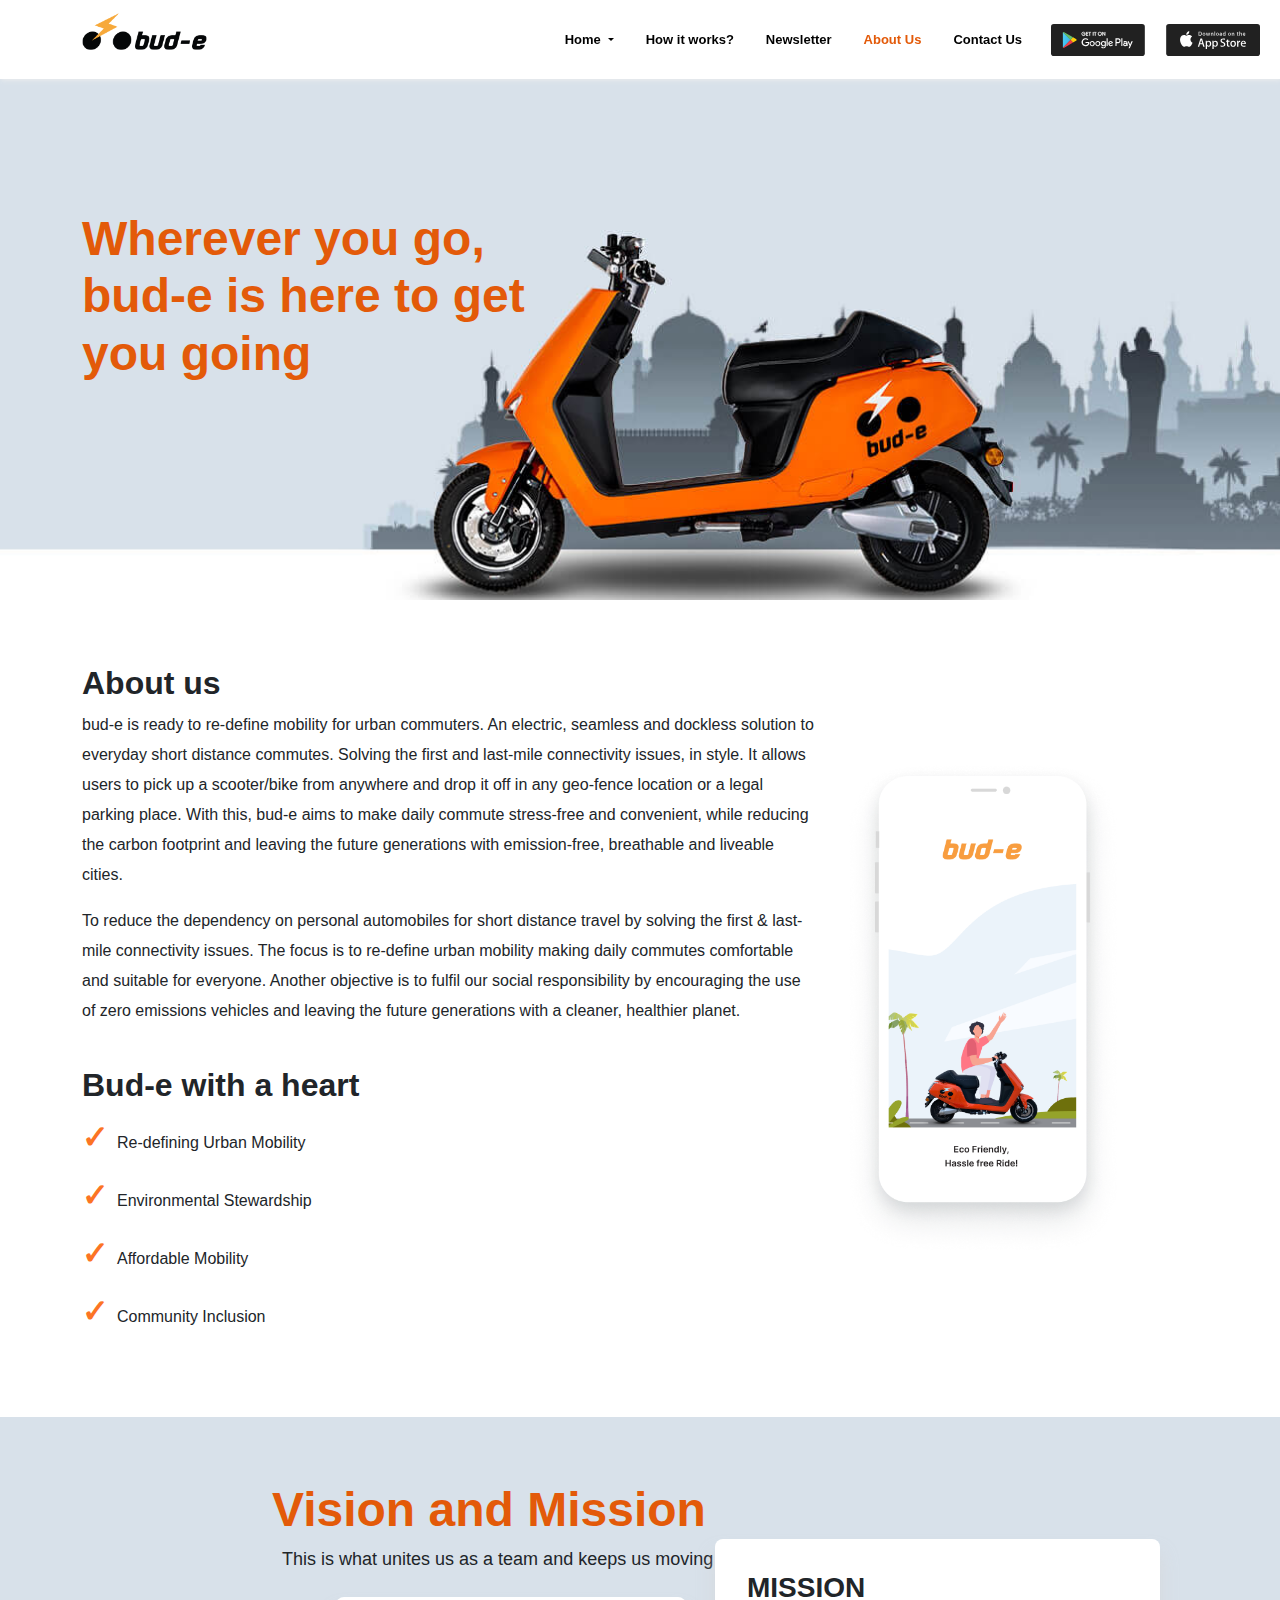
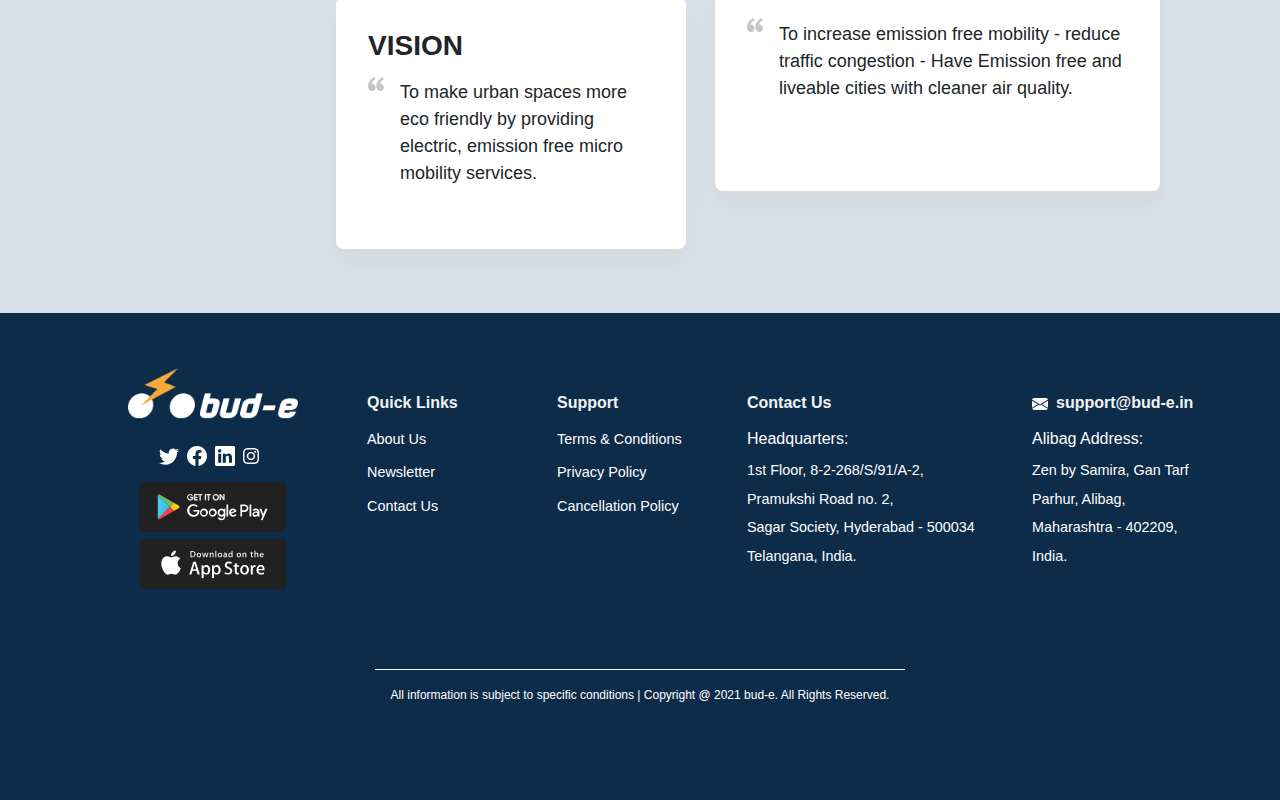
<file: about.html>
<!DOCTYPE html>
<html lang="en">
<head>
    <meta charset="UTF-8">
    <meta name="viewport" content="width=device-width, initial-scale=1.0">
    <link rel="stylesheet" href="css/bootstrap.min.css">
    <link rel="stylesheet" href="css/owl.carousel.min.css">
    <link rel="stylesheet" href="css/owl.theme.default.min.css">
    <link rel="stylesheet" href="css/main.css">
    <title>bud-e</title>
   <link rel="shortcut icon" href="img/favicon-32x32.png"/>
</head>
<body>
<nav class="navbar navbar-expand-lg navbar-light fixed-top">
  <div class="container">
    <a class="navbar-brand" href="index.html">
      <img src="img/BUD-E Logo.png" width="125px" alt="">
    </a>
    <!-- Toggle Button-->
    <button class="navbar-toggler" type="button" data-bs-toggle="collapse" data-bs-target="#navbarNav" aria-controls="navbarNav" aria-expanded="false" aria-label="Toggle navigation">
      <span class="navbar-toggler-icon"></span>
    </button>
    <!-- Main Nav-->
    <div class="main-nav collapse navbar-collapse" id="navbarNav">
     <!-- <a href="index.html" class="active">Home</a> -->
     <li class="nav-item  dropdown">
      <a class="nav-link dropdown-toggle" href="index.html" id="navbarDropdown" role="button" data-bs-toggle="dropdown" aria-expanded="false">
        Home
      </a>
    <ul class="dropdown-menu" aria-labelledby="navbarDropdown">
        <li><a class="dropdown-item" href="http://127.0.0.1:5500/index.html#get-your-bud-e">Get your bud-e</a></li>
        <li><a class="dropdown-item" href="http://127.0.0.1:5500/index.html#features">Features</a></li>
        <li><a class="dropdown-item" href="http://127.0.0.1:5500/index.html#bud-e-20news">bud-e in News</a></li>
        <li><a class="dropdown-item" href="http://127.0.0.1:5500/index.html#The-team">The Team</a></li>
        <li><a class="dropdown-item" href="http://127.0.0.1:5500/index.html#testmonials">Testimonials</a></li>
    </ul>
    </li>
     <a href="howitworks.html" >How it works?</a>
       <a href="news.html">Newsletter</a>
      <a href="about.html" class="active">About Us</a>
      <a href="contact-us.html">Contact Us</a>
      <div class="play-store">
        <img src="img/Google Play.svg" class="google me-2">
        <img src="img/App Store.svg">
      </div>
    </div>
  </div>
</nav>
<!----banner----->
<section class="about-banner">
    <div class="container">
    <h2>Wherever you go, <br>bud-e is here to get<br> you going</h2></div>
</section>
<!--mobile background-->
<div class="about-ban">
  </div>
<!---About us------>
<section class="bud-urban">
    <div class="container">
        <div class="row align-items-center justify-content-center">
            <div class="col-md-12 col-lg-8">
                <div class="ready">
                <h4>About us</h4>
                <p>bud-e is ready to re-define mobility for urban commuters. An electric,
                   seamless and dockless solution to everyday short distance commutes.
                    Solving the first and last-mile connectivity issues, in style. It 
                    allows users to pick up a scooter/bike from anywhere and drop it off 
                    in any geo-fence location or a legal parking place. With this, bud-e aims
                     to make daily commute stress-free and convenient, while reducing the carbon
                      footprint and leaving the future generations with emission-free, breathable 
                      and liveable cities.</p>
                <p>To reduce the dependency on personal automobiles for short distance travel by solving the first & last-mile connectivity issues. The focus is to re-define urban mobility making daily commutes comfortable and suitable for everyone. Another objective is to fulfil our social responsibility by encouraging the use of zero emissions vehicles and leaving the future generations with a cleaner, healthier planet.
                </p>
              </div>
            <div class="heart pt-4 pb-2">
            <h4>Bud-e with a heart</h4>
            <li><span class="me-2">&#10003;</span>Re-defining Urban Mobility</li>
            <li><span class="me-2">&#10003;</span>Environmental Stewardship</li>
             <li><span class="me-2">&#10003;</span>Affordable Mobility</li>
              <li><span class="me-2">&#10003;</span>Community Inclusion</li>
             </div>
    </div>
            <div class="col-md-12 col-lg-4 mob">
<img src="img/bg  mobile.png">
            </div>
        </div>
    </div>
</section>
<!---vision and mission-->
<section class="vision">
    <div class="container">
        <div class="row align-items-center justify-content-center">
    <div class="col-lg-5 col-md-12 vis">
        <h4>Vision and Mission</h4>
      <p>This is what unites us as a team and keeps us moving</p>
        <div class="in mt-4">
            <h5>VISION</h5>
            <img src="img/Quote Mark.png">
           <p>To make urban spaces more eco friendly  by providing electric,
              emission free micro mobility services. </p>
        </div>
    </div>
    <div class="col-lg-3 col-md-12 mission">
        <div class="in">
            <h5>MISSION</h5>
            <img src="img/Quote Mark.png">
           <p>To increase emission free mobility -  reduce traffic
              congestion - Have Emission free and liveable cities with cleaner air 
              quality. </p>
        </div> 
    </div>
    </div></div>
</section>
<!--footer-->
<footer>
  <div class="container">
    <div class="row">
      <div class="col-lg-3 col-md-12 col-xs-12 text-center foot">
    <img src="img/footer-logo.png" alt="">
    <div class="social pt-4">
      <p><a href="https://twitter.com/bude4u"><svg xmlns="http://www.w3.org/2000/svg" width="20" height="20" fill="currentColor" class="bi bi-twitter" viewBox="0 0 16 16">
        <path d="M5.026 15c6.038 0 9.341-5.003 9.341-9.334 0-.14 0-.282-.006-.422A6.685 6.685 0 0 0 16 3.542a6.658 6.658 0 0 1-1.889.518 3.301 3.301 0 0 0 1.447-1.817 6.533 6.533 0 0 1-2.087.793A3.286 3.286 0 0 0 7.875 6.03a9.325 9.325 0 0 1-6.767-3.429 3.289 3.289 0 0 0 1.018 4.382A3.323 3.323 0 0 1 .64 6.575v.045a3.288 3.288 0 0 0 2.632 3.218 3.203 3.203 0 0 1-.865.115 3.23 3.23 0 0 1-.614-.057 3.283 3.283 0 0 0 3.067 2.277A6.588 6.588 0 0 1 .78 13.58a6.32 6.32 0 0 1-.78-.045A9.344 9.344 0 0 0 5.026 15z"/>
      </svg></a></p>
      <p><a href="https://www.facebook.com/Bud-e-104754541668168"><svg xmlns="http://www.w3.org/2000/svg" width="20" height="20" fill="currentColor" class="bi bi-facebook" viewBox="0 0 16 16">
        <path d="M16 8.049c0-4.446-3.582-8.05-8-8.05C3.58 0-.002 3.603-.002 8.05c0 4.017 2.926 7.347 6.75 7.951v-5.625h-2.03V8.05H6.75V6.275c0-2.017 1.195-3.131 3.022-3.131.876 0 1.791.157 1.791.157v1.98h-1.009c-.993 0-1.303.621-1.303 1.258v1.51h2.218l-.354 2.326H9.25V16c3.824-.604 6.75-3.934 6.75-7.951z"/>
      </svg></a></p>
      <p><a href="https://www.linkedin.com/company/bud-e/"><svg xmlns="http://www.w3.org/2000/svg" width="20" height="20" fill="currentColor" class="bi bi-linkedin" viewBox="0 0 16 16">
        <path d="M0 1.146C0 .513.526 0 1.175 0h13.65C15.474 0 16 .513 16 1.146v13.708c0 .633-.526 1.146-1.175 1.146H1.175C.526 16 0 15.487 0 14.854V1.146zm4.943 12.248V6.169H2.542v7.225h2.401zm-1.2-8.212c.837 0 1.358-.554 1.358-1.248-.015-.709-.52-1.248-1.342-1.248-.822 0-1.359.54-1.359 1.248 0 .694.521 1.248 1.327 1.248h.016zm4.908 8.212V9.359c0-.216.016-.432.08-.586.173-.431.568-.878 1.232-.878.869 0 1.216.662 1.216 1.634v3.865h2.401V9.25c0-2.22-1.184-3.252-2.764-3.252-1.274 0-1.845.7-2.165 1.193v.025h-.016a5.54 5.54 0 0 1 .016-.025V6.169h-2.4c.03.678 0 7.225 0 7.225h2.4z"/>
      </svg></a></p>
      <p><a href="https://www.instagram.com/bude4u/"> <svg xmlns="http://www.w3.org/2000/svg" width="16" height="16" fill="currentColor" class="bi bi-instagram" viewBox="0 0 16 16">
        <path d="M8 0C5.829 0 5.556.01 4.703.048 3.85.088 3.269.222 2.76.42a3.917 3.917 0 0 0-1.417.923A3.927 3.927 0 0 0 .42 2.76C.222 3.268.087 3.85.048 4.7.01 5.555 0 5.827 0 8.001c0 2.172.01 2.444.048 3.297.04.852.174 1.433.372 1.942.205.526.478.972.923 1.417.444.445.89.719 1.416.923.51.198 1.09.333 1.942.372C5.555 15.99 5.827 16 8 16s2.444-.01 3.298-.048c.851-.04 1.434-.174 1.943-.372a3.916 3.916 0 0 0 1.416-.923c.445-.445.718-.891.923-1.417.197-.509.332-1.09.372-1.942C15.99 10.445 16 10.173 16 8s-.01-2.445-.048-3.299c-.04-.851-.175-1.433-.372-1.941a3.926 3.926 0 0 0-.923-1.417A3.911 3.911 0 0 0 13.24.42c-.51-.198-1.092-.333-1.943-.372C10.443.01 10.172 0 7.998 0h.003zm-.717 1.442h.718c2.136 0 2.389.007 3.232.046.78.035 1.204.166 1.486.275.373.145.64.319.92.599.28.28.453.546.598.92.11.281.24.705.275 1.485.039.843.047 1.096.047 3.231s-.008 2.389-.047 3.232c-.035.78-.166 1.203-.275 1.485a2.47 2.47 0 0 1-.599.919c-.28.28-.546.453-.92.598-.28.11-.704.24-1.485.276-.843.038-1.096.047-3.232.047s-2.39-.009-3.233-.047c-.78-.036-1.203-.166-1.485-.276a2.478 2.478 0 0 1-.92-.598 2.48 2.48 0 0 1-.6-.92c-.109-.281-.24-.705-.275-1.485-.038-.843-.046-1.096-.046-3.233 0-2.136.008-2.388.046-3.231.036-.78.166-1.204.276-1.486.145-.373.319-.64.599-.92.28-.28.546-.453.92-.598.282-.11.705-.24 1.485-.276.738-.034 1.024-.044 2.515-.045v.002zm4.988 1.328a.96.96 0 1 0 0 1.92.96.96 0 0 0 0-1.92zm-4.27 1.122a4.109 4.109 0 1 0 0 8.217 4.109 4.109 0 0 0 0-8.217zm0 1.441a2.667 2.667 0 1 1 0 5.334 2.667 2.667 0 0 1 0-5.334z"/>
      </svg>
</a></p>
    </div>
    <div class="play-store-apps mt-4">
      <div class="google-play">
      <img src="img/Google Play.svg" width="50px" height="50px">
    </div>
    <div class="play">
     <img src="img/App Store.svg" width="50px" height="50px">
  </div>
  </div>
  </div>
   <div class="col-md-6  col-xs-12 col-lg-2 foot">
        <h4>Quick Links</h4>
        <div class="links">
          <a href="about.html">About Us</a>
          <a href="news.html">Newsletter</a>
          <a href="contact-us.html">Contact Us</a>
         </div>
      </div>
      <div class="col-md-6 col-lg-2 col-xs-12 foot">
        <h4>Support</h4>
        <div class="links">
          <a href="terms.html" target="_blank">Terms & Conditions</a>
          <a href="privacy.html" target="_blank">Privacy Policy</a>
          <a href="cancellation.html" target="_blank">Cancellation Policy</a>  
        </div>
      </div>
      <div class="col-md-6 col-lg-3 col-xs-12 foot">
        <h4>Contact Us</h4>
        <address>
         <h6>Headquarters:</h6> 
          1st Floor, 8-2-268/S/91/A-2,<br>
         Pramukshi Road no. 2,<br>
          Sagar Society, Hyderabad - 500034<br>
          Telangana, India.
   </address>
      </div>
    <div class="col-md-6 col-lg-2 col-xs-12 foot">
      <h4><svg xmlns="http://www.w3.org/2000/svg" width="16" height="16" fill="currentColor" class="bi bi-envelope-fill" viewBox="0 0 16 16">
        <path d="M.05 3.555A2 2 0 0 1 2 2h12a2 2 0 0 1 1.95 1.555L8 8.414.05 3.555zM0 4.697v7.104l5.803-3.558L0 4.697zM6.761 8.83l-6.57 4.027A2 2 0 0 0 2 14h12a2 2 0 0 0 1.808-1.144l-6.57-4.027L8 9.586l-1.239-.757zm3.436-.586L16 11.801V4.697l-5.803 3.546z"/>
      </svg>support@bud-e.in</h4>
      <address>
      <h6> Alibag Address:</h6>
      Zen by Samira,
Gan Tarf Parhur, Alibag, 
Maharashtra - 402209,<br>
 India.
      </address>
  </div></div>
  <div class="copy-rights">
    <p>All information is subject to specific conditions  |  Copyright @ 2021 bud-e. All Rights Reserved.</p>
  </div>
  </footer>
  <script src="js/bootstrap.min.js"></script>
  </body>
  </html>
</file>
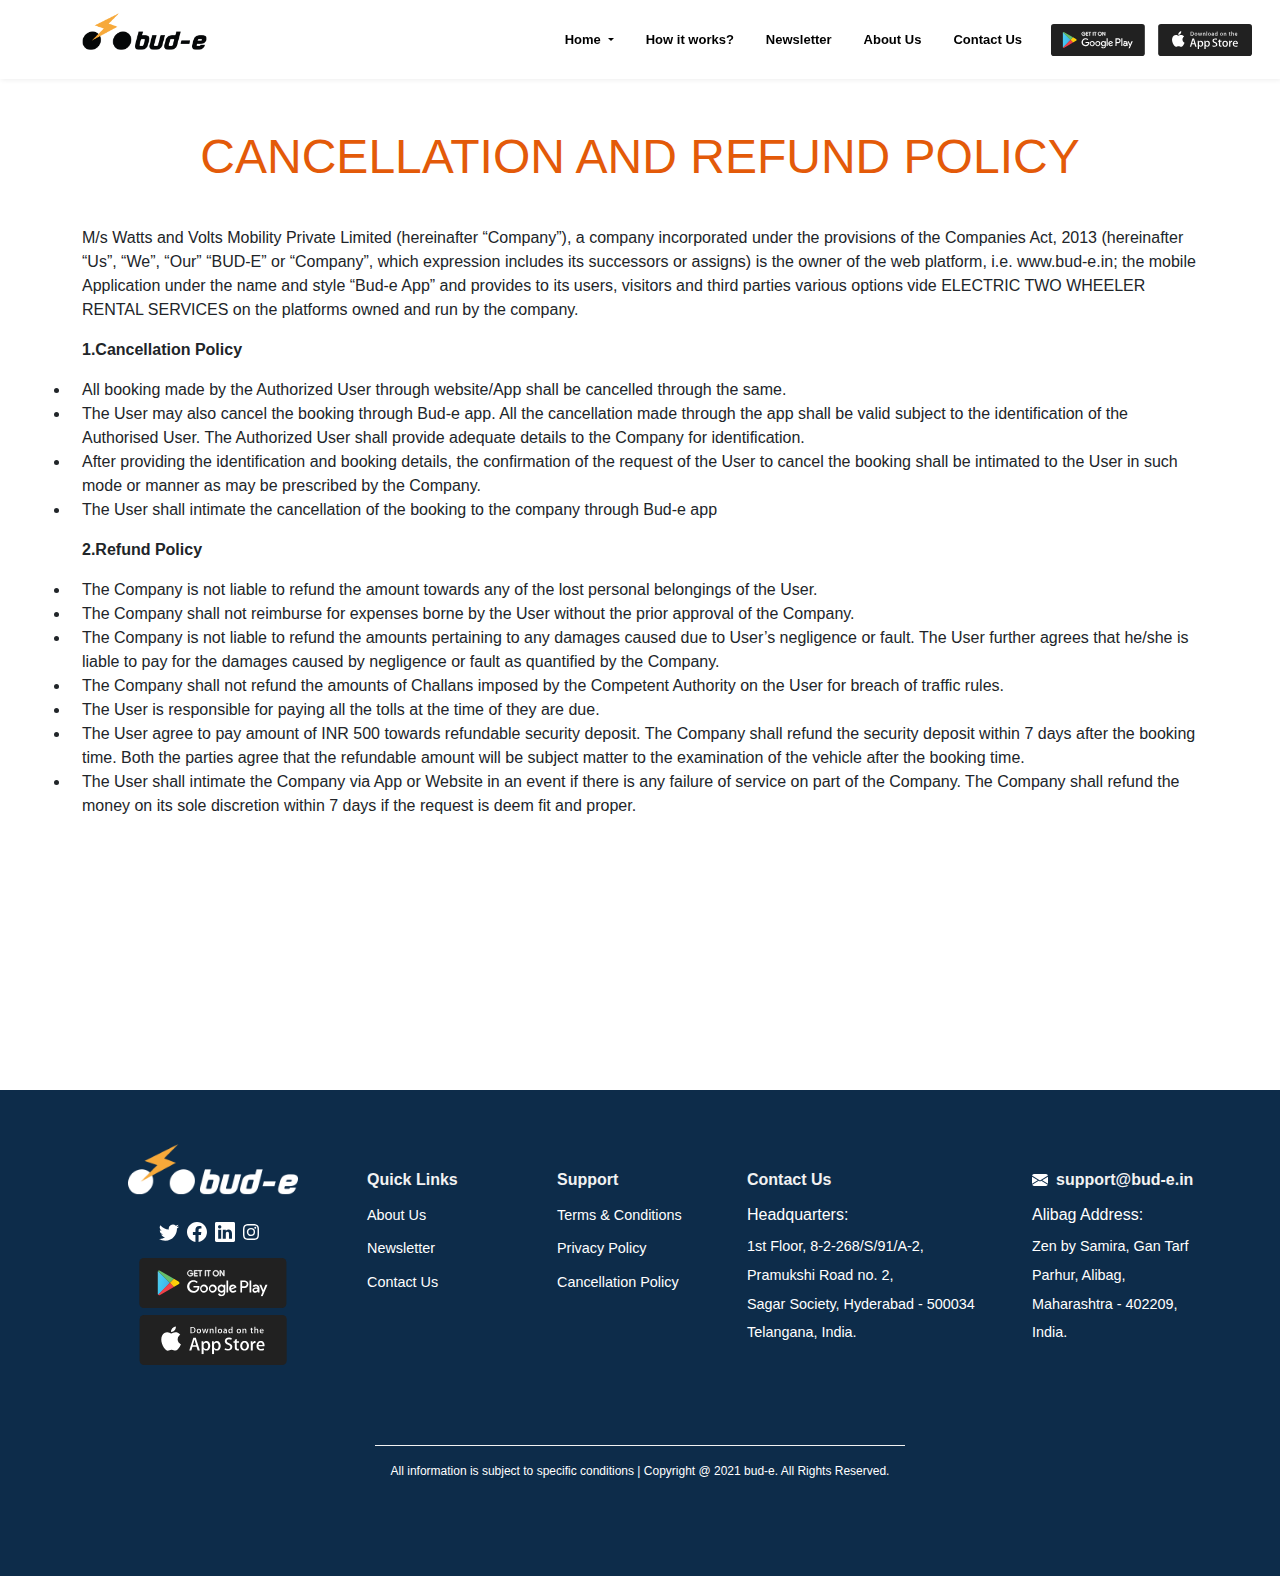
<file: cancellation.html>
<!DOCTYPE html>
<html lang="en">
  <head>
    <meta charset="UTF-8" />
    <meta name="viewport" content="width=device-width, initial-scale=1.0" />
    <link rel="stylesheet" href="css/bootstrap.min.css" />
    <link rel="stylesheet" href="css/main.css" />
    <title>bud-e</title>
    <link rel="shortcut icon" href="img/favicon-32x32.png"/>
  </head>
  <body>
    <nav class="navbar navbar-expand-lg navbar-light fixed-top">
      <div class="container">
        <a class="navbar-brand" href="index.html">
          <img src="img/BUD-E Logo.png" width="125px" alt="">
        </a>
        <!-- Toggle Button-->
        <button class="navbar-toggler" type="button" data-bs-toggle="collapse" data-bs-target="#navbarNav" aria-controls="navbarNav" aria-expanded="false" aria-label="Toggle navigation">
          <span class="navbar-toggler-icon"></span>
        </button>
        <!-- Main Nav-->
        <div class="main-nav collapse navbar-collapse" id="navbarNav">
     <li class="nav-item  dropdown">
            <a class="nav-link dropdown-toggle" href="index.html" id="navbarDropdown" role="button" data-bs-toggle="dropdown" aria-expanded="false">
              Home
            </a>
            <ul class="dropdown-menu" aria-labelledby="navbarDropdown">
              <li><a class="dropdown-item" href="http://127.0.0.1:5500/index.html#get-your-bud-e">Get your bud-e</a></li>
              <li><a class="dropdown-item" href="http://127.0.0.1:5500/index.html#features">Features</a></li>
              <li><a class="dropdown-item" href="http://127.0.0.1:5500/index.html#bud-e-20news">bud-e in News</a></li>
              <li><a class="dropdown-item" href="http://127.0.0.1:5500/index.html#The-team">The Team</a></li>
              <li><a class="dropdown-item" href="http://127.0.0.1:5500/index.html#testmonials">Testimonials</a></li>
          </ul>
          </li>
           <a href="howitworks.html">How it works?</a>
           <a href="news.html">Newsletter</a>
          <a href="about.html">About Us</a>
          <a href="contact-us.html">Contact Us</a>
          <div class="play-store">
            <img src="img/Google Play.svg">
            <img src="img/App Store.svg">
          </div>
        </div>
      </div>
    </nav>
    <div class="terms">
      <div class="container">
        <div class="row align-items-center justify-content-center">
          <h2 class="text-center">CANCELLATION AND REFUND POLICY</h2>
          <p>
            M/s Watts and Volts Mobility Private Limited (hereinafter
            “Company”), a company incorporated under the provisions of the
            Companies Act, 2013 (hereinafter “Us”, “We”, “Our” “BUD-E” or
            “Company”, which expression includes its successors or assigns) is
            the owner of the web platform, i.e. www.bud-e.in; the mobile
            Application under the name and style “Bud-e App” and provides to its
            users, visitors and third parties various options vide ELECTRIC TWO WHEELER
            RENTAL SERVICES on the platforms owned and run by the company.
          </p>
          <p>
            <strong>1.Cancellation Policy</strong><br>

            <li>All booking made by the Authorized User through website/App
            shall be cancelled through the same.</li><br />

            <li> The User may also cancel the booking through Bud-e app. All the
            cancellation made through the app shall be valid subject to the
            identification of the Authorised User. The Authorized User shall
            provide adequate details to the Company for identification.</li>
            <br />

            <li> After providing the identification and booking details, the
            confirmation of the request of the User to cancel the booking shall
            be intimated to the User in such mode or manner as may be prescribed
            by the Company.</li><br />

            <li> The User shall intimate the cancellation of the booking to the
            company through Bud-e app</li><br />
          </p>

          <p>
            <strong>2.Refund Policy</strong><br />

          <li> The Company is not liable to refund the amount towards any of
            the lost personal belongings of the User.
            </li><br />
    <li> The Company shall not reimburse for expenses borne by the User
            without the prior approval of the Company.</li><br />

            <li> The Company is not liable to refund the amounts pertaining to
            any damages caused due to User’s negligence or fault. The User
            further agrees that he/she is liable to pay for the damages caused by
            negligence or fault as quantified by the Company.</li> <br />

            <li> The Company shall not refund the amounts of Challans imposed by
            the Competent Authority on the User for breach of traffic rules.</li>
            <br />

            <li> The User is responsible for paying all the tolls at the time
            of they are due.</li><br />

            <li> The User agree to pay amount of INR 500 towards refundable
            security deposit. The Company shall refund the security deposit
            within 7 days after the booking time. Both the parties agree that
            the refundable amount will be subject matter to the examination of
            the vehicle after the booking time.</li><br />

            <li>The User shall intimate the Company via App or Website in an
            event if there is any failure of service on part of the Company. The
            Company shall refund the money on its sole discretion within 7 days
            if the request is deem fit and proper.</li> <br />
          </p>
        </div>
      </div>
    </div>
    <!--footer-->
<footer>
  <div class="container">
    <div class="row">
      <div class="col-lg-3 col-md-12 col-xs-12 text-center foot">
    <img src="img/footer-logo.png" alt="">
    <div class="social pt-4">
      <p><a href="https://twitter.com/bude4u"><svg xmlns="http://www.w3.org/2000/svg" width="20" height="20" fill="currentColor" class="bi bi-twitter" viewBox="0 0 16 16">
        <path d="M5.026 15c6.038 0 9.341-5.003 9.341-9.334 0-.14 0-.282-.006-.422A6.685 6.685 0 0 0 16 3.542a6.658 6.658 0 0 1-1.889.518 3.301 3.301 0 0 0 1.447-1.817 6.533 6.533 0 0 1-2.087.793A3.286 3.286 0 0 0 7.875 6.03a9.325 9.325 0 0 1-6.767-3.429 3.289 3.289 0 0 0 1.018 4.382A3.323 3.323 0 0 1 .64 6.575v.045a3.288 3.288 0 0 0 2.632 3.218 3.203 3.203 0 0 1-.865.115 3.23 3.23 0 0 1-.614-.057 3.283 3.283 0 0 0 3.067 2.277A6.588 6.588 0 0 1 .78 13.58a6.32 6.32 0 0 1-.78-.045A9.344 9.344 0 0 0 5.026 15z"/>
      </svg></a></p>
      <p><a href="https://www.facebook.com/Bud-e-104754541668168"><svg xmlns="http://www.w3.org/2000/svg" width="20" height="20" fill="currentColor" class="bi bi-facebook" viewBox="0 0 16 16">
        <path d="M16 8.049c0-4.446-3.582-8.05-8-8.05C3.58 0-.002 3.603-.002 8.05c0 4.017 2.926 7.347 6.75 7.951v-5.625h-2.03V8.05H6.75V6.275c0-2.017 1.195-3.131 3.022-3.131.876 0 1.791.157 1.791.157v1.98h-1.009c-.993 0-1.303.621-1.303 1.258v1.51h2.218l-.354 2.326H9.25V16c3.824-.604 6.75-3.934 6.75-7.951z"/>
      </svg></a></p>
      <p><a href="https://www.linkedin.com/company/bud-e/"><svg xmlns="http://www.w3.org/2000/svg" width="20" height="20" fill="currentColor" class="bi bi-linkedin" viewBox="0 0 16 16">
        <path d="M0 1.146C0 .513.526 0 1.175 0h13.65C15.474 0 16 .513 16 1.146v13.708c0 .633-.526 1.146-1.175 1.146H1.175C.526 16 0 15.487 0 14.854V1.146zm4.943 12.248V6.169H2.542v7.225h2.401zm-1.2-8.212c.837 0 1.358-.554 1.358-1.248-.015-.709-.52-1.248-1.342-1.248-.822 0-1.359.54-1.359 1.248 0 .694.521 1.248 1.327 1.248h.016zm4.908 8.212V9.359c0-.216.016-.432.08-.586.173-.431.568-.878 1.232-.878.869 0 1.216.662 1.216 1.634v3.865h2.401V9.25c0-2.22-1.184-3.252-2.764-3.252-1.274 0-1.845.7-2.165 1.193v.025h-.016a5.54 5.54 0 0 1 .016-.025V6.169h-2.4c.03.678 0 7.225 0 7.225h2.4z"/>
      </svg></a></p>
      <p><a href="https://www.instagram.com/bude4u/"> <svg xmlns="http://www.w3.org/2000/svg" width="16" height="16" fill="currentColor" class="bi bi-instagram" viewBox="0 0 16 16">
        <path d="M8 0C5.829 0 5.556.01 4.703.048 3.85.088 3.269.222 2.76.42a3.917 3.917 0 0 0-1.417.923A3.927 3.927 0 0 0 .42 2.76C.222 3.268.087 3.85.048 4.7.01 5.555 0 5.827 0 8.001c0 2.172.01 2.444.048 3.297.04.852.174 1.433.372 1.942.205.526.478.972.923 1.417.444.445.89.719 1.416.923.51.198 1.09.333 1.942.372C5.555 15.99 5.827 16 8 16s2.444-.01 3.298-.048c.851-.04 1.434-.174 1.943-.372a3.916 3.916 0 0 0 1.416-.923c.445-.445.718-.891.923-1.417.197-.509.332-1.09.372-1.942C15.99 10.445 16 10.173 16 8s-.01-2.445-.048-3.299c-.04-.851-.175-1.433-.372-1.941a3.926 3.926 0 0 0-.923-1.417A3.911 3.911 0 0 0 13.24.42c-.51-.198-1.092-.333-1.943-.372C10.443.01 10.172 0 7.998 0h.003zm-.717 1.442h.718c2.136 0 2.389.007 3.232.046.78.035 1.204.166 1.486.275.373.145.64.319.92.599.28.28.453.546.598.92.11.281.24.705.275 1.485.039.843.047 1.096.047 3.231s-.008 2.389-.047 3.232c-.035.78-.166 1.203-.275 1.485a2.47 2.47 0 0 1-.599.919c-.28.28-.546.453-.92.598-.28.11-.704.24-1.485.276-.843.038-1.096.047-3.232.047s-2.39-.009-3.233-.047c-.78-.036-1.203-.166-1.485-.276a2.478 2.478 0 0 1-.92-.598 2.48 2.48 0 0 1-.6-.92c-.109-.281-.24-.705-.275-1.485-.038-.843-.046-1.096-.046-3.233 0-2.136.008-2.388.046-3.231.036-.78.166-1.204.276-1.486.145-.373.319-.64.599-.92.28-.28.546-.453.92-.598.282-.11.705-.24 1.485-.276.738-.034 1.024-.044 2.515-.045v.002zm4.988 1.328a.96.96 0 1 0 0 1.92.96.96 0 0 0 0-1.92zm-4.27 1.122a4.109 4.109 0 1 0 0 8.217 4.109 4.109 0 0 0 0-8.217zm0 1.441a2.667 2.667 0 1 1 0 5.334 2.667 2.667 0 0 1 0-5.334z"/>
      </svg>
</a></p>
    </div>
    <div class="play-store-apps mt-4">
      <div class="google-play">
      <img src="img/Google Play.svg" width="50px" height="50px">
    </div>
    <div class="play">
     <img src="img/App Store.svg" width="50px" height="50px">
  </div>
  </div>
  </div>
   <div class="col-md-6  col-xs-12 col-lg-2 foot">
        <h4>Quick Links</h4>
        <div class="links">
          <a href="about.html">About Us</a>
          <a href="news.html">Newsletter</a>
          <a href="contact-us.html">Contact Us</a>
         </div>
      </div>
      <div class="col-md-6 col-lg-2 col-xs-12 foot">
        <h4>Support</h4>
        <div class="links">
          <a href="terms.html" target="_blank">Terms & Conditions</a>
          <a href="privacy.html" target="_blank">Privacy Policy</a>
          <a href="cancellation.html" target="_blank">Cancellation Policy</a>  
        </div>
      </div>
      <div class="col-md-6 col-lg-3 col-xs-12 foot">
        <h4>Contact Us</h4>
        <address>
         <h6>Headquarters:</h6> 
          1st Floor, 8-2-268/S/91/A-2,<br>
         Pramukshi Road no. 2,<br>
          Sagar Society, Hyderabad - 500034<br>
          Telangana, India.
   </address>
      </div>
    <div class="col-md-6 col-lg-2 col-xs-12 foot">
      <h4><svg xmlns="http://www.w3.org/2000/svg" width="16" height="16" fill="currentColor" class="bi bi-envelope-fill" viewBox="0 0 16 16">
        <path d="M.05 3.555A2 2 0 0 1 2 2h12a2 2 0 0 1 1.95 1.555L8 8.414.05 3.555zM0 4.697v7.104l5.803-3.558L0 4.697zM6.761 8.83l-6.57 4.027A2 2 0 0 0 2 14h12a2 2 0 0 0 1.808-1.144l-6.57-4.027L8 9.586l-1.239-.757zm3.436-.586L16 11.801V4.697l-5.803 3.546z"/>
      </svg>support@bud-e.in</h4>
      <address>
      <h6> Alibag Address:</h6>
      Zen by Samira,
Gan Tarf Parhur, Alibag, 
Maharashtra - 402209,<br>
 India.
      </address>
  </div></div>
  
      <div class="copy-rights">
    <p>All information is subject to specific conditions  |  Copyright @ 2021 bud-e. All Rights Reserved.</p>
  </div>
  </footer>
<script src="js/bootstrap.min.js"></script>
  </body>
</html>
</file>
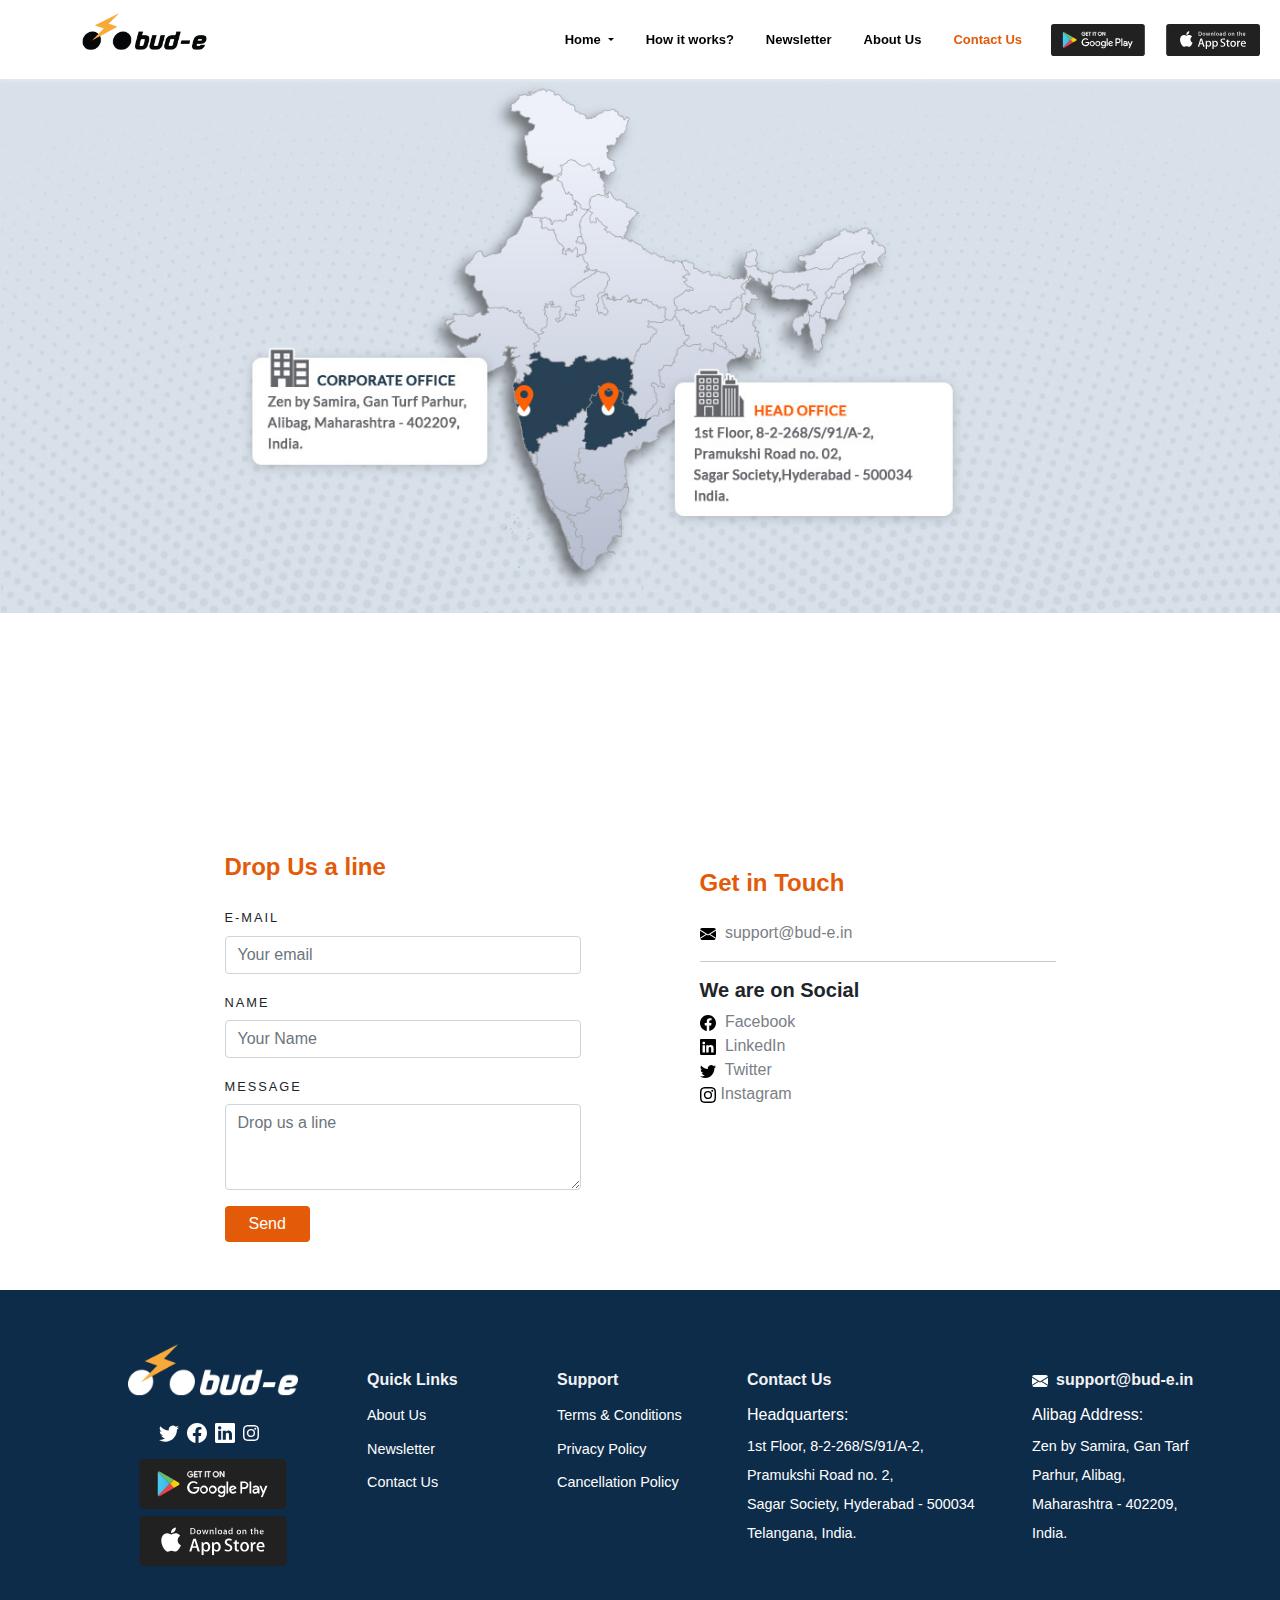
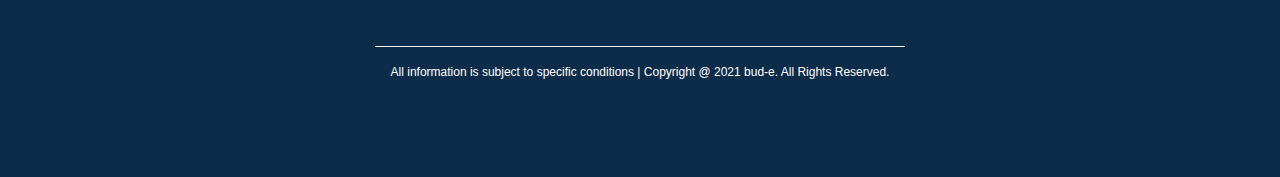
<file: contact-us.html>
<!DOCTYPE html>
<html lang="en">
<head>
    <meta charset="UTF-8">
    <meta name="viewport" content="width=device-width, initial-scale=1.0">
    <link rel="stylesheet" href="css/bootstrap.min.css">
    <link rel="stylesheet" href="css/owl.carousel.min.css">
    <link rel="stylesheet" href="css/owl.theme.default.min.css">
    <link rel="stylesheet" href="css/main.css">
    <title>bud-e</title>
    <link rel="shortcut icon" href="img/favicon-32x32.png"/>
</head>
<body>
<nav class="navbar navbar-expand-lg navbar-light fixed-top">
  <div class="container">
    <a class="navbar-brand" href="index.html">
      <img src="img/BUD-E Logo.png" width="125px" alt="">
    </a>
    <!-- Toggle Button-->
    <button class="navbar-toggler" type="button" data-bs-toggle="collapse" data-bs-target="#navbarNav" aria-controls="navbarNav" aria-expanded="false" aria-label="Toggle navigation">
      <span class="navbar-toggler-icon"></span>
    </button>
    <!-- Main Nav-->
    <div class="main-nav collapse navbar-collapse" id="navbarNav">
     <!-- <a href="index.html" class="active">Home</a> -->
     <li class="nav-item  dropdown">
      <a class="nav-link dropdown-toggle" href="index.html" id="navbarDropdown" role="button" data-bs-toggle="dropdown" aria-expanded="false">
        Home
      </a>
      <ul class="dropdown-menu" aria-labelledby="navbarDropdown">
        <li><a class="dropdown-item" href="http://127.0.0.1:5500/index.html#get-your-bud-e">Get your bud-e</a></li>
        <li><a class="dropdown-item" href="http://127.0.0.1:5500/index.html#features">Features</a></li>
        <li><a class="dropdown-item" href="http://127.0.0.1:5500/index.html#bud-e-20news">bud-e in News</a></li>
        <li><a class="dropdown-item" href="http://127.0.0.1:5500/index.html#The-team">The Team</a></li>
        <li><a class="dropdown-item" href="http://127.0.0.1:5500/index.html#testmonials">Testimonials</a></li>
    </ul>
    </li>
     <a href="howitworks.html">How it works?</a>
       <a href="news.html">Newsletter</a>
      <a href="about.html">About Us</a>
      <a href="contact-us.html" class="active">Contact Us</a>
      <div class="play-store">
        <img src="img/Google Play.svg" class="google me-2">
        <img src="img/App Store.svg">
      </div>
    </div>
  </div>
</nav>
<!-- Hero Banner-->
<!--<section class="_map">
<div class="mapouter" style="width: 100%;"><div class="gmap_canvas"><iframe width="100%" height="500" id="gmap_canvas" src="https://maps.google.com/maps?q=road%20no-41,%20jubliee%20hills,%20hyderabad&t=&z=13&ie=UTF8&iwloc=&output=embed" frameborder="0" scrolling="no" marginheight="0" marginwidth="0"></iframe><a href="https://yt2.org/youtube-to-mp3-ALeKk00qEW0sxByTDSpzaRvl8WxdMAeMytQ1611842368056QMMlSYKLwAsWUsAfLipqwCA2ahUKEwiikKDe5L7uAhVFCuwKHUuFBoYQ8tMDegUAQCSAQCYAQCqAQdnd3Mtd2l6"></a><br><style>.mapouter{position:relative;text-align:right;height:500px;width:1080px;}</style><style>.gmap_canvas {overflow:hidden;background:none!important;height:500px;width:100vw;}</style></div></div>
</section>-->
<section class="hero">
    <div class="bude-map">
        <img src="img/bude-map.jpg" class="d-none d-md-block img-fluid">
</div></section>
<section class="hero-mob">
    <div class="bude-map-mobile">
        <img src="img/bude-map-mob.jpg" class="d-md-none d-sm-block img-fluid">
    </div>
</section>
<div class="container my-5">
    <div class="row align-items-top justify-content-center contact-section">
        <div class="col-md-6 col-lg-4">
            <h4>Drop Us a line</h4>
          <div class="form">
                <form>
                    <div class="mb-3">
                      <label for="exampleInputEmail1" class="form-label">E-MAIL</label>
                      <input type="email" class="form-control" id="exampleInputEmail1" aria-describedby="emailHelp" placeholder="Your email">
                    </div>
                    <div class="mb-3">
                      <label for="exampleInputPassword1" class="form-label">NAME</label>
                      <input type="text" class="form-control" id="exampleInputPassword1" placeholder="Your Name">
                    </div><div class="mb-3">
                        <label for="exampleFormControlTextarea1" class="form-label">MESSAGE</label>
                        <textarea class="form-control" id="exampleFormControlTextarea1" rows="3" placeholder="Drop us a line"></textarea>
                      </div>
                    <button type="submit" class="btn btn-primary btn-orange">Send</button>
                  </form>
            </div>
        </div>
        <div class="col-md-6 col-lg-4 offset-lg-1">
            <h4 class="mt-3">Get in Touch</h4>
              <a href="#"> <svg xmlns="http://www.w3.org/2000/svg" width="16" height="16" fill="currentColor" class="bi bi-envelope-fill" viewBox="0 0 16 16">
                    <path d="M.05 3.555A2 2 0 0 1 2 2h12a2 2 0 0 1 1.95 1.555L8 8.414.05 3.555zM0 4.697v7.104l5.803-3.558L0 4.697zM6.761 8.83l-6.57 4.027A2 2 0 0 0 2 14h12a2 2 0 0 0 1.808-1.144l-6.57-4.027L8 9.586l-1.239-.757zm3.436-.586L16 11.801V4.697l-5.803 3.546z"/>
                  </svg>
                  support@bud-e.in
                </a>
            <hr/>
            <h5>We are on Social</h5>
            <a href="https://www.facebook.com/Bud-e-104754541668168">
              <svg xmlns="http://www.w3.org/2000/svg" width="16" height="16" fill="currentColor" class="bi bi-facebook" viewBox="0 0 16 16">
                    <path d="M16 8.049c0-4.446-3.582-8.05-8-8.05C3.58 0-.002 3.603-.002 8.05c0 4.017 2.926 7.347 6.75 7.951v-5.625h-2.03V8.05H6.75V6.275c0-2.017 1.195-3.131 3.022-3.131.876 0 1.791.157 1.791.157v1.98h-1.009c-.993 0-1.303.621-1.303 1.258v1.51h2.218l-.354 2.326H9.25V16c3.824-.604 6.75-3.934 6.75-7.951z"/>
                  </svg>
                  Facebook
            </a><br>
            <a href="https://www.linkedin.com/company/bud-e/">
                <svg xmlns="http://www.w3.org/2000/svg" width="16" height="16" fill="currentColor" class="bi bi-linkedin" viewBox="0 0 16 16">
                    <path d="M0 1.146C0 .513.526 0 1.175 0h13.65C15.474 0 16 .513 16 1.146v13.708c0 .633-.526 1.146-1.175 1.146H1.175C.526 16 0 15.487 0 14.854V1.146zm4.943 12.248V6.169H2.542v7.225h2.401zm-1.2-8.212c.837 0 1.358-.554 1.358-1.248-.015-.709-.52-1.248-1.342-1.248-.822 0-1.359.54-1.359 1.248 0 .694.521 1.248 1.327 1.248h.016zm4.908 8.212V9.359c0-.216.016-.432.08-.586.173-.431.568-.878 1.232-.878.869 0 1.216.662 1.216 1.634v3.865h2.401V9.25c0-2.22-1.184-3.252-2.764-3.252-1.274 0-1.845.7-2.165 1.193v.025h-.016a5.54 5.54 0 0 1 .016-.025V6.169h-2.4c.03.678 0 7.225 0 7.225h2.4z"/>
                  </svg>
                  LinkedIn
            </a><br>
            <a href="https://twitter.com/bude4u">
            <svg xmlns="http://www.w3.org/2000/svg" width="16" height="16" fill="currentColor" class="bi bi-twitter" viewBox="0 0 16 16">
                    <path d="M5.026 15c6.038 0 9.341-5.003 9.341-9.334 0-.14 0-.282-.006-.422A6.685 6.685 0 0 0 16 3.542a6.658 6.658 0 0 1-1.889.518 3.301 3.301 0 0 0 1.447-1.817 6.533 6.533 0 0 1-2.087.793A3.286 3.286 0 0 0 7.875 6.03a9.325 9.325 0 0 1-6.767-3.429 3.289 3.289 0 0 0 1.018 4.382A3.323 3.323 0 0 1 .64 6.575v.045a3.288 3.288 0 0 0 2.632 3.218 3.203 3.203 0 0 1-.865.115 3.23 3.23 0 0 1-.614-.057 3.283 3.283 0 0 0 3.067 2.277A6.588 6.588 0 0 1 .78 13.58a6.32 6.32 0 0 1-.78-.045A9.344 9.344 0 0 0 5.026 15z"/>
                  </svg>
                  Twitter
            </a><br>
           <a href="https://www.instagram.com/bude4u/">
              <svg xmlns="http://www.w3.org/2000/svg" width="16" height="16" fill="currentColor" class="bi bi-instagram" viewBox="0 0 16 16">
                <path d="M8 0C5.829 0 5.556.01 4.703.048 3.85.088 3.269.222 2.76.42a3.917 3.917 0 0 0-1.417.923A3.927 3.927 0 0 0 .42 2.76C.222 3.268.087 3.85.048 4.7.01 5.555 0 5.827 0 8.001c0 2.172.01 2.444.048 3.297.04.852.174 1.433.372 1.942.205.526.478.972.923 1.417.444.445.89.719 1.416.923.51.198 1.09.333 1.942.372C5.555 15.99 5.827 16 8 16s2.444-.01 3.298-.048c.851-.04 1.434-.174 1.943-.372a3.916 3.916 0 0 0 1.416-.923c.445-.445.718-.891.923-1.417.197-.509.332-1.09.372-1.942C15.99 10.445 16 10.173 16 8s-.01-2.445-.048-3.299c-.04-.851-.175-1.433-.372-1.941a3.926 3.926 0 0 0-.923-1.417A3.911 3.911 0 0 0 13.24.42c-.51-.198-1.092-.333-1.943-.372C10.443.01 10.172 0 7.998 0h.003zm-.717 1.442h.718c2.136 0 2.389.007 3.232.046.78.035 1.204.166 1.486.275.373.145.64.319.92.599.28.28.453.546.598.92.11.281.24.705.275 1.485.039.843.047 1.096.047 3.231s-.008 2.389-.047 3.232c-.035.78-.166 1.203-.275 1.485a2.47 2.47 0 0 1-.599.919c-.28.28-.546.453-.92.598-.28.11-.704.24-1.485.276-.843.038-1.096.047-3.232.047s-2.39-.009-3.233-.047c-.78-.036-1.203-.166-1.485-.276a2.478 2.478 0 0 1-.92-.598 2.48 2.48 0 0 1-.6-.92c-.109-.281-.24-.705-.275-1.485-.038-.843-.046-1.096-.046-3.233 0-2.136.008-2.388.046-3.231.036-.78.166-1.204.276-1.486.145-.373.319-.64.599-.92.28-.28.546-.453.92-.598.282-.11.705-.24 1.485-.276.738-.034 1.024-.044 2.515-.045v.002zm4.988 1.328a.96.96 0 1 0 0 1.92.96.96 0 0 0 0-1.92zm-4.27 1.122a4.109 4.109 0 1 0 0 8.217 4.109 4.109 0 0 0 0-8.217zm0 1.441a2.667 2.667 0 1 1 0 5.334 2.667 2.667 0 0 1 0-5.334z"/>
              </svg>Instagram
            </a>
        </div>
    </div>
</div>
<!--footer-->
<footer>
  <div class="container">
    <div class="row">
      <div class="col-lg-3 col-md-12 col-xs-12 text-center foot">
    <img src="img/footer-logo.png" alt="">
    <div class="social pt-4">
      <p><a href="https://twitter.com/bude4u"><svg xmlns="http://www.w3.org/2000/svg" width="20" height="20" fill="currentColor" class="bi bi-twitter" viewBox="0 0 16 16">
        <path d="M5.026 15c6.038 0 9.341-5.003 9.341-9.334 0-.14 0-.282-.006-.422A6.685 6.685 0 0 0 16 3.542a6.658 6.658 0 0 1-1.889.518 3.301 3.301 0 0 0 1.447-1.817 6.533 6.533 0 0 1-2.087.793A3.286 3.286 0 0 0 7.875 6.03a9.325 9.325 0 0 1-6.767-3.429 3.289 3.289 0 0 0 1.018 4.382A3.323 3.323 0 0 1 .64 6.575v.045a3.288 3.288 0 0 0 2.632 3.218 3.203 3.203 0 0 1-.865.115 3.23 3.23 0 0 1-.614-.057 3.283 3.283 0 0 0 3.067 2.277A6.588 6.588 0 0 1 .78 13.58a6.32 6.32 0 0 1-.78-.045A9.344 9.344 0 0 0 5.026 15z"/>
      </svg></a></p>
      <p><a href="https://www.facebook.com/Bud-e-104754541668168"><svg xmlns="http://www.w3.org/2000/svg" width="20" height="20" fill="currentColor" class="bi bi-facebook" viewBox="0 0 16 16">
        <path d="M16 8.049c0-4.446-3.582-8.05-8-8.05C3.58 0-.002 3.603-.002 8.05c0 4.017 2.926 7.347 6.75 7.951v-5.625h-2.03V8.05H6.75V6.275c0-2.017 1.195-3.131 3.022-3.131.876 0 1.791.157 1.791.157v1.98h-1.009c-.993 0-1.303.621-1.303 1.258v1.51h2.218l-.354 2.326H9.25V16c3.824-.604 6.75-3.934 6.75-7.951z"/>
      </svg></a></p>
      <p><a href="https://www.linkedin.com/company/bud-e/"><svg xmlns="http://www.w3.org/2000/svg" width="20" height="20" fill="currentColor" class="bi bi-linkedin" viewBox="0 0 16 16">
        <path d="M0 1.146C0 .513.526 0 1.175 0h13.65C15.474 0 16 .513 16 1.146v13.708c0 .633-.526 1.146-1.175 1.146H1.175C.526 16 0 15.487 0 14.854V1.146zm4.943 12.248V6.169H2.542v7.225h2.401zm-1.2-8.212c.837 0 1.358-.554 1.358-1.248-.015-.709-.52-1.248-1.342-1.248-.822 0-1.359.54-1.359 1.248 0 .694.521 1.248 1.327 1.248h.016zm4.908 8.212V9.359c0-.216.016-.432.08-.586.173-.431.568-.878 1.232-.878.869 0 1.216.662 1.216 1.634v3.865h2.401V9.25c0-2.22-1.184-3.252-2.764-3.252-1.274 0-1.845.7-2.165 1.193v.025h-.016a5.54 5.54 0 0 1 .016-.025V6.169h-2.4c.03.678 0 7.225 0 7.225h2.4z"/>
      </svg></a></p>
      <p><a href="https://www.instagram.com/bude4u/"> <svg xmlns="http://www.w3.org/2000/svg" width="16" height="16" fill="currentColor" class="bi bi-instagram" viewBox="0 0 16 16">
        <path d="M8 0C5.829 0 5.556.01 4.703.048 3.85.088 3.269.222 2.76.42a3.917 3.917 0 0 0-1.417.923A3.927 3.927 0 0 0 .42 2.76C.222 3.268.087 3.85.048 4.7.01 5.555 0 5.827 0 8.001c0 2.172.01 2.444.048 3.297.04.852.174 1.433.372 1.942.205.526.478.972.923 1.417.444.445.89.719 1.416.923.51.198 1.09.333 1.942.372C5.555 15.99 5.827 16 8 16s2.444-.01 3.298-.048c.851-.04 1.434-.174 1.943-.372a3.916 3.916 0 0 0 1.416-.923c.445-.445.718-.891.923-1.417.197-.509.332-1.09.372-1.942C15.99 10.445 16 10.173 16 8s-.01-2.445-.048-3.299c-.04-.851-.175-1.433-.372-1.941a3.926 3.926 0 0 0-.923-1.417A3.911 3.911 0 0 0 13.24.42c-.51-.198-1.092-.333-1.943-.372C10.443.01 10.172 0 7.998 0h.003zm-.717 1.442h.718c2.136 0 2.389.007 3.232.046.78.035 1.204.166 1.486.275.373.145.64.319.92.599.28.28.453.546.598.92.11.281.24.705.275 1.485.039.843.047 1.096.047 3.231s-.008 2.389-.047 3.232c-.035.78-.166 1.203-.275 1.485a2.47 2.47 0 0 1-.599.919c-.28.28-.546.453-.92.598-.28.11-.704.24-1.485.276-.843.038-1.096.047-3.232.047s-2.39-.009-3.233-.047c-.78-.036-1.203-.166-1.485-.276a2.478 2.478 0 0 1-.92-.598 2.48 2.48 0 0 1-.6-.92c-.109-.281-.24-.705-.275-1.485-.038-.843-.046-1.096-.046-3.233 0-2.136.008-2.388.046-3.231.036-.78.166-1.204.276-1.486.145-.373.319-.64.599-.92.28-.28.546-.453.92-.598.282-.11.705-.24 1.485-.276.738-.034 1.024-.044 2.515-.045v.002zm4.988 1.328a.96.96 0 1 0 0 1.92.96.96 0 0 0 0-1.92zm-4.27 1.122a4.109 4.109 0 1 0 0 8.217 4.109 4.109 0 0 0 0-8.217zm0 1.441a2.667 2.667 0 1 1 0 5.334 2.667 2.667 0 0 1 0-5.334z"/>
      </svg>
</a></p>
    </div>
    <div class="play-store-apps mt-4">
      <div class="google-play">
      <img src="img/Google Play.svg" width="50px" height="50px">
    </div>
    <div class="play">
     <img src="img/App Store.svg" width="50px" height="50px">
  </div>
  </div>
  </div>
   <div class="col-md-6  col-xs-12 col-lg-2 foot">
        <h4>Quick Links</h4>
        <div class="links">
          <a href="about.html">About Us</a>
        <a href="news.html">Newsletter</a>
          <a href="contact-us.html">Contact Us</a>
         </div>
      </div>
      <div class="col-md-6 col-lg-2 col-xs-12 foot">
        <h4>Support</h4>
        <div class="links">
          <a href="terms.html" target="_blank">Terms & Conditions</a>
          <a href="privacy.html" target="_blank">Privacy Policy</a>
          <a href="cancellation.html" target="_blank">Cancellation Policy</a>  
        </div>
      </div>
      <div class="col-md-6 col-lg-3 col-xs-12 foot">
        <h4>Contact Us</h4>
        <address>
         <h6>Headquarters:</h6> 
          1st Floor, 8-2-268/S/91/A-2,<br>
         Pramukshi Road no. 2,<br>
          Sagar Society, Hyderabad - 500034<br>
          Telangana, India.
   </address>
      </div>
    <div class="col-md-6 col-lg-2 col-xs-12 foot">
      <h4><svg xmlns="http://www.w3.org/2000/svg" width="16" height="16" fill="currentColor" class="bi bi-envelope-fill" viewBox="0 0 16 16">
        <path d="M.05 3.555A2 2 0 0 1 2 2h12a2 2 0 0 1 1.95 1.555L8 8.414.05 3.555zM0 4.697v7.104l5.803-3.558L0 4.697zM6.761 8.83l-6.57 4.027A2 2 0 0 0 2 14h12a2 2 0 0 0 1.808-1.144l-6.57-4.027L8 9.586l-1.239-.757zm3.436-.586L16 11.801V4.697l-5.803 3.546z"/>
      </svg>support@bud-e.in</h4>
      <address>
      <h6> Alibag Address:</h6>
      Zen by Samira,
Gan Tarf Parhur, Alibag, 
Maharashtra - 402209,<br>
 India.
      </address>
  </div></div>
  
      <div class="copy-rights">
    <p>All information is subject to specific conditions  |  Copyright @ 2021 bud-e. All Rights Reserved.</p>
  </div>
  </footer>
<script src="js/bootstrap.min.js"></script>
</body>
</html>
</file>
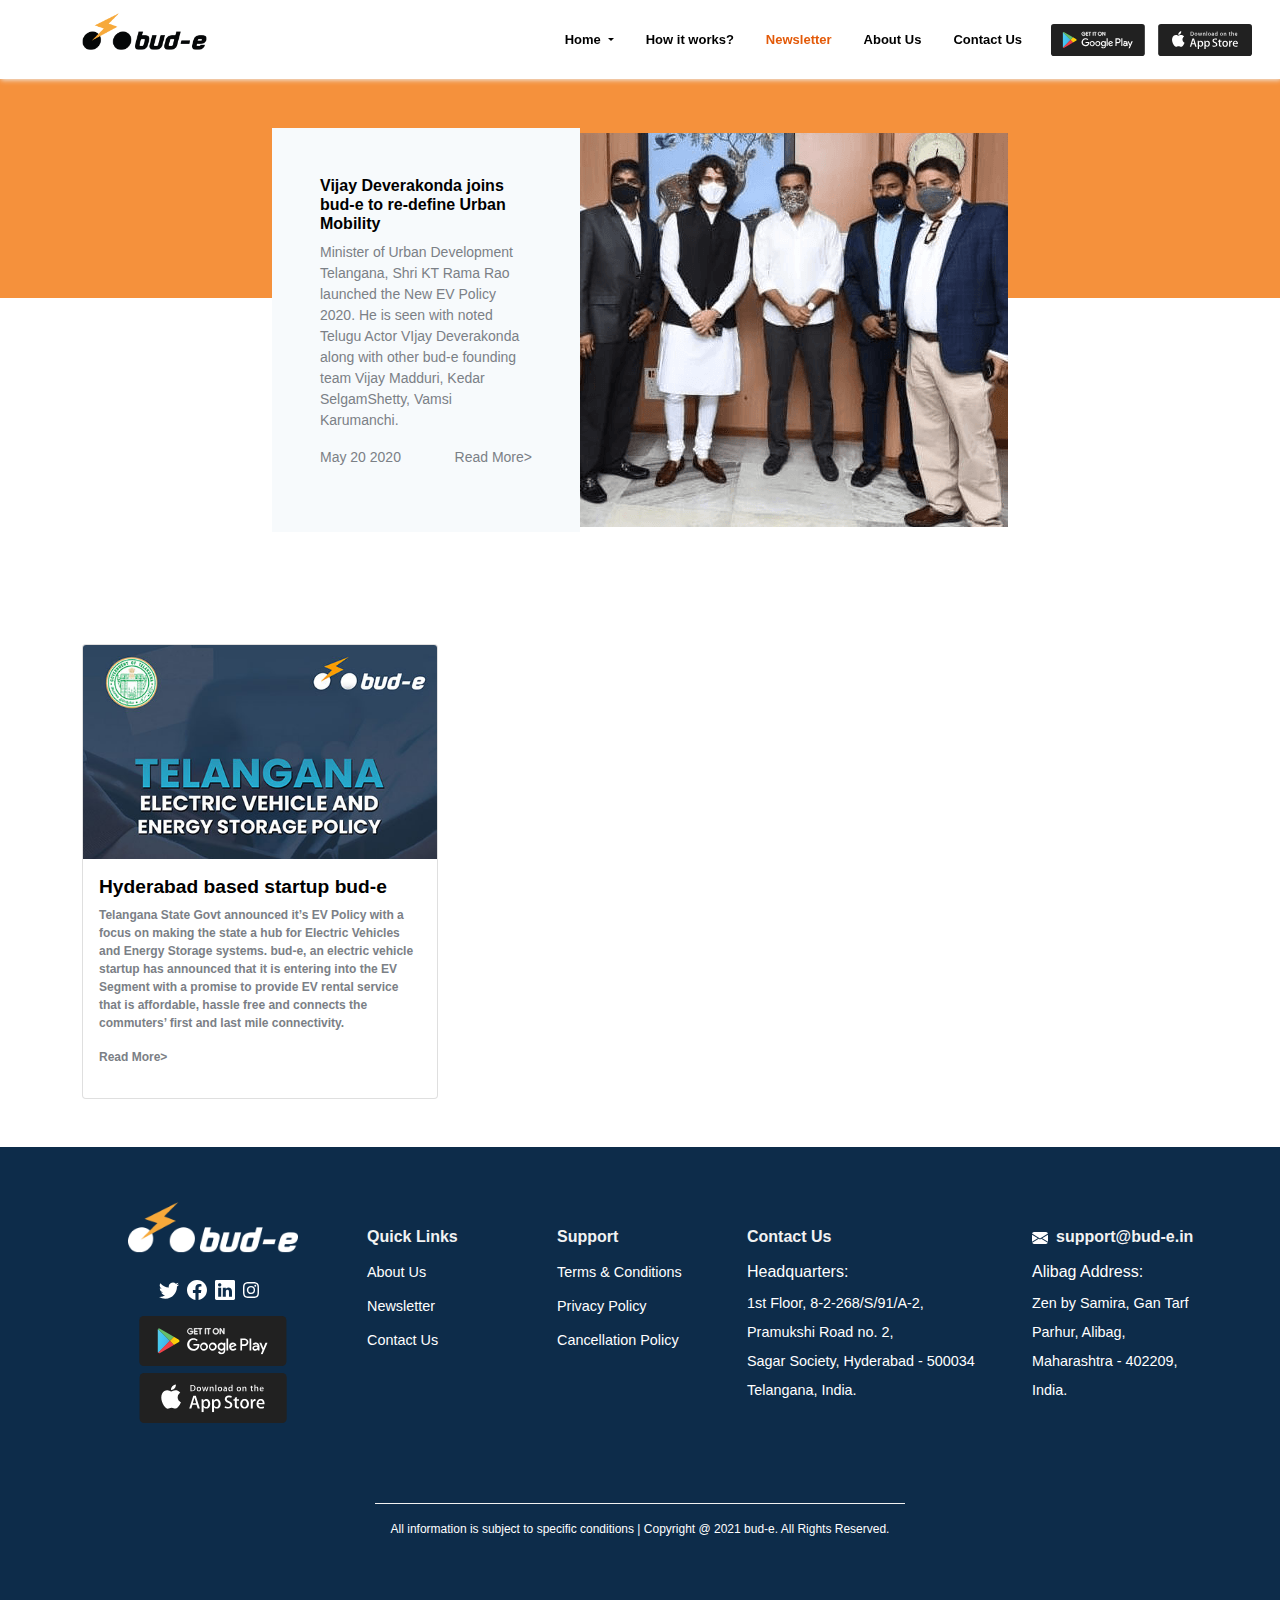
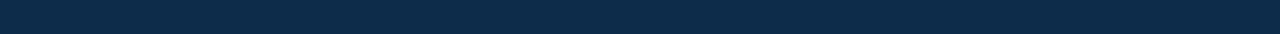
<file: news.html>
<!DOCTYPE html>
<html lang="en">
<head>
    <meta charset="UTF-8">
    <meta name="viewport" content="width=device-width, initial-scale=1.0">
    <link rel="stylesheet" href="css/bootstrap.min.css">
    <link rel="stylesheet" href="css/owl.carousel.min.css">
    <link rel="stylesheet" href="css/owl.theme.default.min.css">
    <link rel="stylesheet" href="css/main.css">
    <title>bud-e</title>
   <link rel="shortcut icon" href="img/favicon-32x32.png"/>
</head>
<body>
<nav class="navbar navbar-expand-lg navbar-light fixed-top">
  <div class="container">
    <a class="navbar-brand" href="index.html">
      <img src="img/BUD-E Logo.png" width="125px" alt="">
    </a>
    <!-- Toggle Button-->
    <button class="navbar-toggler" type="button" data-bs-toggle="collapse" data-bs-target="#navbarNav" aria-controls="navbarNav" aria-expanded="false" aria-label="Toggle navigation">
      <span class="navbar-toggler-icon"></span>
    </button>
    <!-- Main Nav-->
    <div class="main-nav collapse navbar-collapse" id="navbarNav">
        <li class="nav-item  dropdown">
            <a class="nav-link dropdown-toggle" href="index.html" id="navbarDropdown" role="button" data-bs-toggle="dropdown" aria-expanded="false">
              Home
            </a>
            <ul class="dropdown-menu" aria-labelledby="navbarDropdown">
              <li><a class="dropdown-item" href="http://127.0.0.1:5500/index.html#get-your-bud-e">Get your bud-e</a></li>
              <li><a class="dropdown-item" href="http://127.0.0.1:5500/index.html#features">Features</a></li>
              <li><a class="dropdown-item" href="http://127.0.0.1:5500/index.html#bud-e-20news">bud-e in News</a></li>
              <li><a class="dropdown-item" href="http://127.0.0.1:5500/index.html#The-team">The Team</a></li>
              <li><a class="dropdown-item" href="http://127.0.0.1:5500/index.html#testmonials">Testimonials</a></li>
          </ul>
          </li>
           <a href="howitworks.html">How it works?</a>
       <a href="news.html" class="active">Newsletter</a>
      <a href="about.html">About Us</a>
      <a href="contact-us.html">Contact Us</a>
      <div class="play-store">
        <img src="img/Google Play.svg">
        <img src="img/App Store.svg">
      </div>
    </div>
  </div>
</nav>
            <!--news letter section-->
<section class="news-blogs">
    <div class="container">
        <div class="row justify-content-center">
          <div class="col-xl-8 news-blog">
            <div class="news-msge">
             <a href="Vijay Deverakonda joins bud-e.html"><h6>Vijay Deverakonda joins bud-e to re-define Urban Mobility</h6>
                <p>Minister of Urban Development Telangana, Shri KT Rama Rao launched the New EV Policy 2020. He is seen with noted Telugu Actor VIjay Deverakonda along with other bud-e founding team Vijay Madduri, Kedar SelgamShetty, Vamsi Karumanchi. 
</p>
                <div class="more">
                    <p>May 20 2020</p>
                    <p>Read More></p>
                </div>
             </a>
            </div>
            <div class="news-banner">
              <img src="img/D1.png" class="img-fluid">
            </div>
          </div>
      </div>
    </div>
</section>
<div class="inner-blog mt-5 mb-5">
    <div class="container">
        <div class="row">
            <div class="col-md-4">
                <div class="card">
                <a  href="Telangananews.html"><img class="card-img-top" src="img/telangana-sm.jpg">
                    <div class="card-body">
                      <h6 class="card-title">Hyderabad based startup bud-e</h6>
                          <p class="card-text">Telangana State Govt announced it’s EV Policy with a focus on making the state a hub for Electric Vehicles and Energy Storage systems. bud-e, an electric vehicle startup has announced that it is entering into the EV Segment with a promise to provide EV  rental service that is affordable, hassle free and connects the commuters’ first and last mile connectivity. 
                            </p>
                          <p>Read More></p></a>
                          </div>
                  </div>
                 </div>
                 </div></div></div>
   <!--footer-->
<footer>
    <div class="container">
      <div class="row">
        <div class="col-lg-3 col-md-12 col-xs-12 text-center foot">
      <img src="img/footer-logo.png" alt="">
      <div class="social pt-4">
        <p><a href="https://twitter.com/bude4u"><svg xmlns="http://www.w3.org/2000/svg" width="20" height="20" fill="currentColor" class="bi bi-twitter" viewBox="0 0 16 16">
          <path d="M5.026 15c6.038 0 9.341-5.003 9.341-9.334 0-.14 0-.282-.006-.422A6.685 6.685 0 0 0 16 3.542a6.658 6.658 0 0 1-1.889.518 3.301 3.301 0 0 0 1.447-1.817 6.533 6.533 0 0 1-2.087.793A3.286 3.286 0 0 0 7.875 6.03a9.325 9.325 0 0 1-6.767-3.429 3.289 3.289 0 0 0 1.018 4.382A3.323 3.323 0 0 1 .64 6.575v.045a3.288 3.288 0 0 0 2.632 3.218 3.203 3.203 0 0 1-.865.115 3.23 3.23 0 0 1-.614-.057 3.283 3.283 0 0 0 3.067 2.277A6.588 6.588 0 0 1 .78 13.58a6.32 6.32 0 0 1-.78-.045A9.344 9.344 0 0 0 5.026 15z"/>
        </svg></a></p>
        <p><a href="https://www.facebook.com/Bud-e-104754541668168"><svg xmlns="http://www.w3.org/2000/svg" width="20" height="20" fill="currentColor" class="bi bi-facebook" viewBox="0 0 16 16">
          <path d="M16 8.049c0-4.446-3.582-8.05-8-8.05C3.58 0-.002 3.603-.002 8.05c0 4.017 2.926 7.347 6.75 7.951v-5.625h-2.03V8.05H6.75V6.275c0-2.017 1.195-3.131 3.022-3.131.876 0 1.791.157 1.791.157v1.98h-1.009c-.993 0-1.303.621-1.303 1.258v1.51h2.218l-.354 2.326H9.25V16c3.824-.604 6.75-3.934 6.75-7.951z"/>
        </svg></a></p>
        <p><a href="https://www.linkedin.com/company/bud-e/"><svg xmlns="http://www.w3.org/2000/svg" width="20" height="20" fill="currentColor" class="bi bi-linkedin" viewBox="0 0 16 16">
          <path d="M0 1.146C0 .513.526 0 1.175 0h13.65C15.474 0 16 .513 16 1.146v13.708c0 .633-.526 1.146-1.175 1.146H1.175C.526 16 0 15.487 0 14.854V1.146zm4.943 12.248V6.169H2.542v7.225h2.401zm-1.2-8.212c.837 0 1.358-.554 1.358-1.248-.015-.709-.52-1.248-1.342-1.248-.822 0-1.359.54-1.359 1.248 0 .694.521 1.248 1.327 1.248h.016zm4.908 8.212V9.359c0-.216.016-.432.08-.586.173-.431.568-.878 1.232-.878.869 0 1.216.662 1.216 1.634v3.865h2.401V9.25c0-2.22-1.184-3.252-2.764-3.252-1.274 0-1.845.7-2.165 1.193v.025h-.016a5.54 5.54 0 0 1 .016-.025V6.169h-2.4c.03.678 0 7.225 0 7.225h2.4z"/>
        </svg></a></p>
        <p><a href="https://www.instagram.com/bude4u/"> <svg xmlns="http://www.w3.org/2000/svg" width="16" height="16" fill="currentColor" class="bi bi-instagram" viewBox="0 0 16 16">
          <path d="M8 0C5.829 0 5.556.01 4.703.048 3.85.088 3.269.222 2.76.42a3.917 3.917 0 0 0-1.417.923A3.927 3.927 0 0 0 .42 2.76C.222 3.268.087 3.85.048 4.7.01 5.555 0 5.827 0 8.001c0 2.172.01 2.444.048 3.297.04.852.174 1.433.372 1.942.205.526.478.972.923 1.417.444.445.89.719 1.416.923.51.198 1.09.333 1.942.372C5.555 15.99 5.827 16 8 16s2.444-.01 3.298-.048c.851-.04 1.434-.174 1.943-.372a3.916 3.916 0 0 0 1.416-.923c.445-.445.718-.891.923-1.417.197-.509.332-1.09.372-1.942C15.99 10.445 16 10.173 16 8s-.01-2.445-.048-3.299c-.04-.851-.175-1.433-.372-1.941a3.926 3.926 0 0 0-.923-1.417A3.911 3.911 0 0 0 13.24.42c-.51-.198-1.092-.333-1.943-.372C10.443.01 10.172 0 7.998 0h.003zm-.717 1.442h.718c2.136 0 2.389.007 3.232.046.78.035 1.204.166 1.486.275.373.145.64.319.92.599.28.28.453.546.598.92.11.281.24.705.275 1.485.039.843.047 1.096.047 3.231s-.008 2.389-.047 3.232c-.035.78-.166 1.203-.275 1.485a2.47 2.47 0 0 1-.599.919c-.28.28-.546.453-.92.598-.28.11-.704.24-1.485.276-.843.038-1.096.047-3.232.047s-2.39-.009-3.233-.047c-.78-.036-1.203-.166-1.485-.276a2.478 2.478 0 0 1-.92-.598 2.48 2.48 0 0 1-.6-.92c-.109-.281-.24-.705-.275-1.485-.038-.843-.046-1.096-.046-3.233 0-2.136.008-2.388.046-3.231.036-.78.166-1.204.276-1.486.145-.373.319-.64.599-.92.28-.28.546-.453.92-.598.282-.11.705-.24 1.485-.276.738-.034 1.024-.044 2.515-.045v.002zm4.988 1.328a.96.96 0 1 0 0 1.92.96.96 0 0 0 0-1.92zm-4.27 1.122a4.109 4.109 0 1 0 0 8.217 4.109 4.109 0 0 0 0-8.217zm0 1.441a2.667 2.667 0 1 1 0 5.334 2.667 2.667 0 0 1 0-5.334z"/>
        </svg>
  </a></p>
      </div>
      <div class="play-store-apps mt-4">
        <div class="google-play">
        <img src="img/Google Play.svg" width="50px" height="50px">
      </div>
      <div class="play">
       <img src="img/App Store.svg" width="50px" height="50px">
    </div>
    </div>
    </div>
     <div class="col-md-6  col-xs-12 col-lg-2 foot">
          <h4>Quick Links</h4>
          <div class="links">
            <a href="about.html">About Us</a>
            <a href="news.html">Newsletter</a>
            <a href="contact-us.html">Contact Us</a>
           </div>
        </div>
        <div class="col-md-6 col-lg-2 col-xs-12 foot">
          <h4>Support</h4>
          <div class="links">
            <a href="terms.html" target="_blank">Terms & Conditions</a>
            <a href="privacy.html" target="_blank">Privacy Policy</a>
            <a href="cancellation.html" target="_blank">Cancellation Policy</a>  
          </div>
        </div>
        <div class="col-md-6 col-lg-3 col-xs-12 foot">
            <h4>Contact Us</h4>
            <address>
             <h6>Headquarters:</h6> 
              1st Floor, 8-2-268/S/91/A-2,<br>
             Pramukshi Road no. 2,<br>
              Sagar Society, Hyderabad - 500034<br>
              Telangana, India.
       </address>
          </div>
        <div class="col-md-6 col-lg-2 col-xs-12 foot">
          <h4><svg xmlns="http://www.w3.org/2000/svg" width="16" height="16" fill="currentColor" class="bi bi-envelope-fill" viewBox="0 0 16 16">
            <path d="M.05 3.555A2 2 0 0 1 2 2h12a2 2 0 0 1 1.95 1.555L8 8.414.05 3.555zM0 4.697v7.104l5.803-3.558L0 4.697zM6.761 8.83l-6.57 4.027A2 2 0 0 0 2 14h12a2 2 0 0 0 1.808-1.144l-6.57-4.027L8 9.586l-1.239-.757zm3.436-.586L16 11.801V4.697l-5.803 3.546z"/>
          </svg>support@bud-e.in</h4>
          <address>
          <h6> Alibag Address:</h6>
          Zen by Samira,
    Gan Tarf Parhur, Alibag, 
    Maharashtra - 402209,<br>
     India.
          </address>
      </div></div>
         <div class="copy-rights">
      <p>All information is subject to specific conditions  |  Copyright @ 2021 bud-e. All Rights Reserved.</p>
    </div>
    </footer>
  <script src="js/bootstrap.min.js"></script>
    </body></html>
</file>
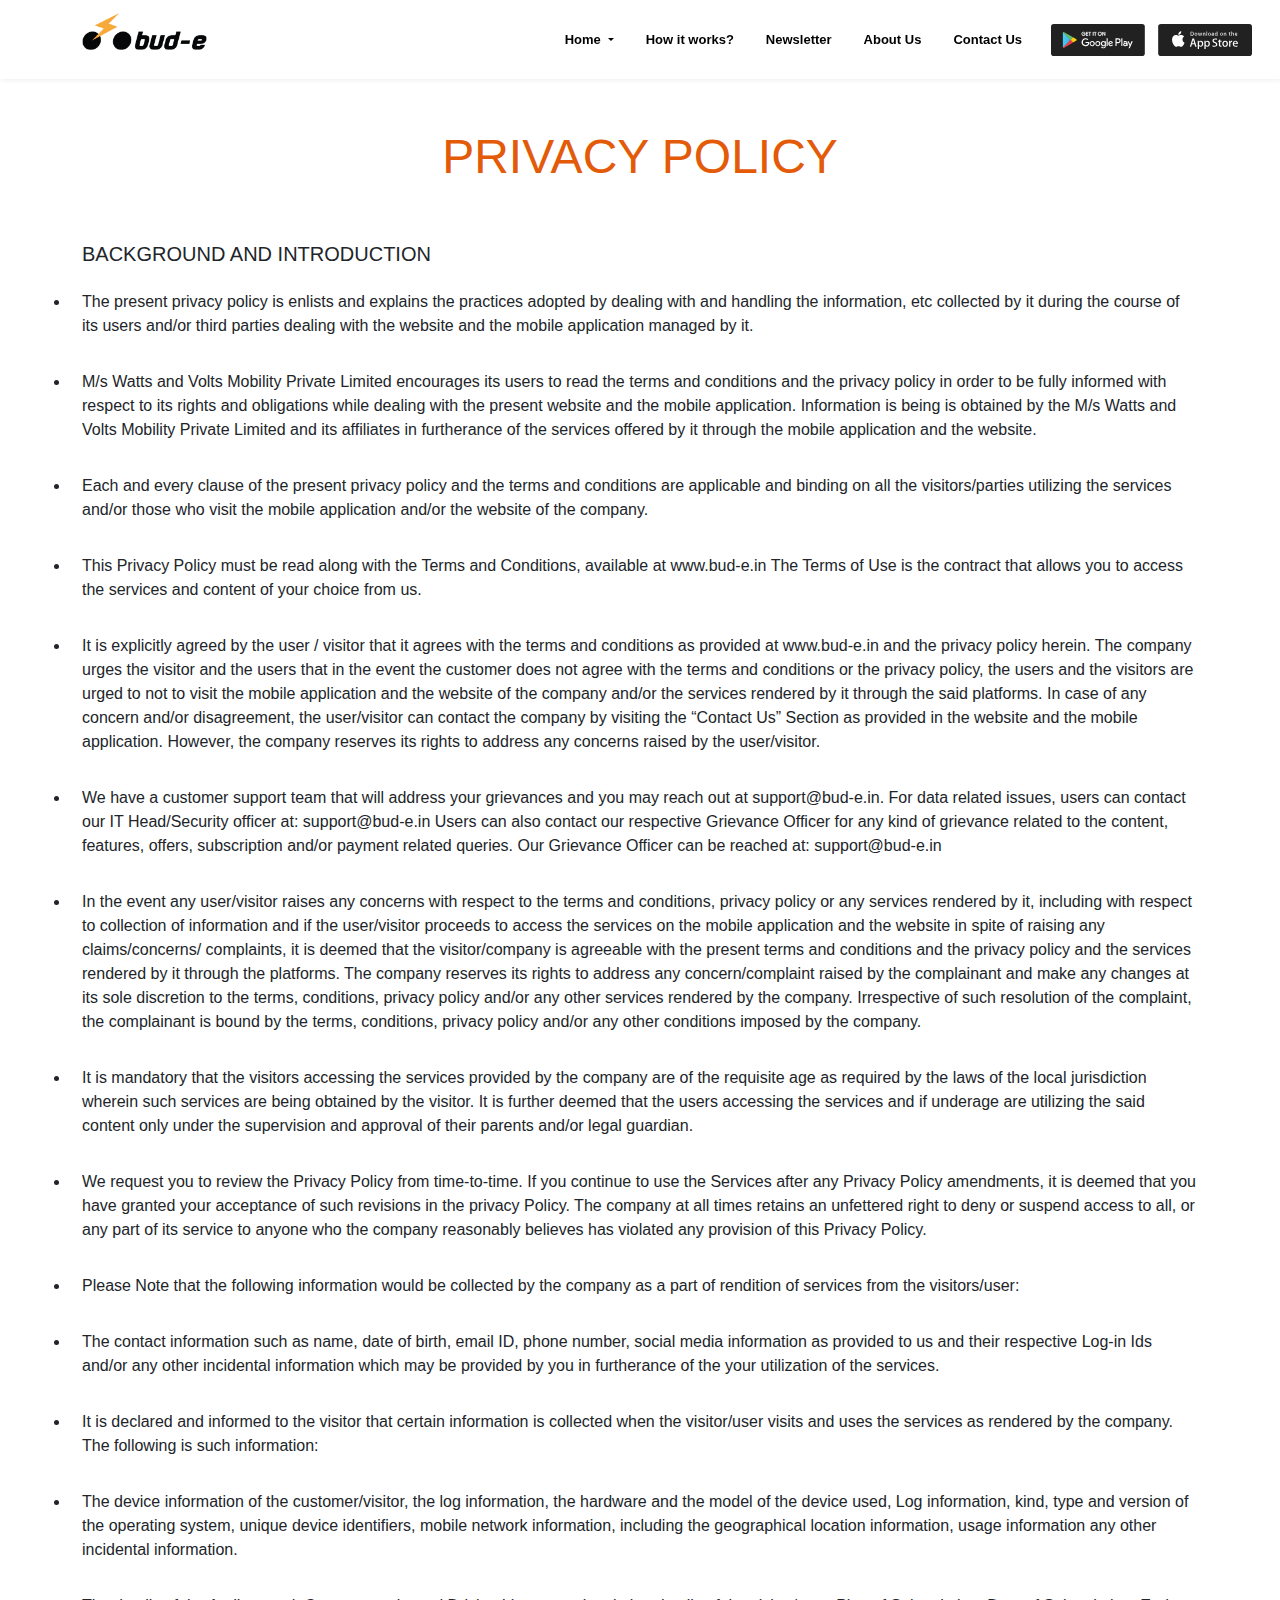
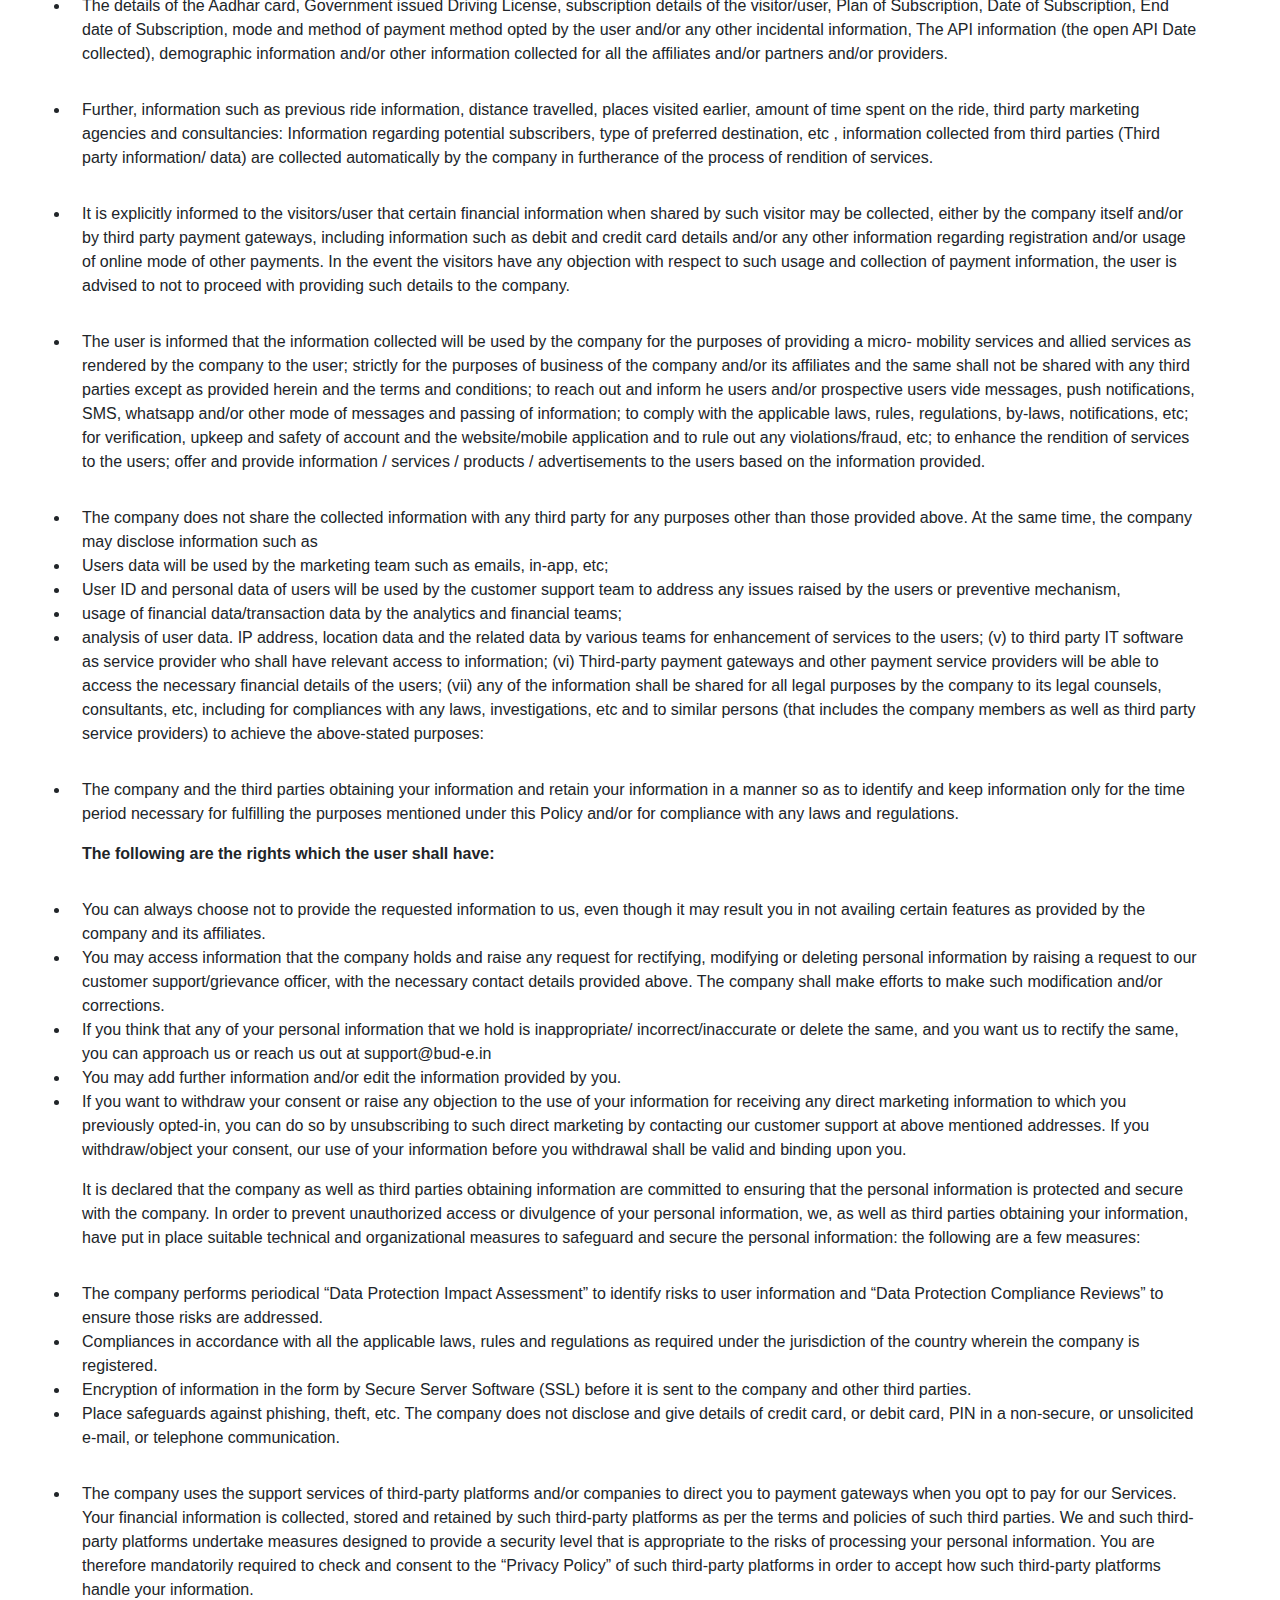
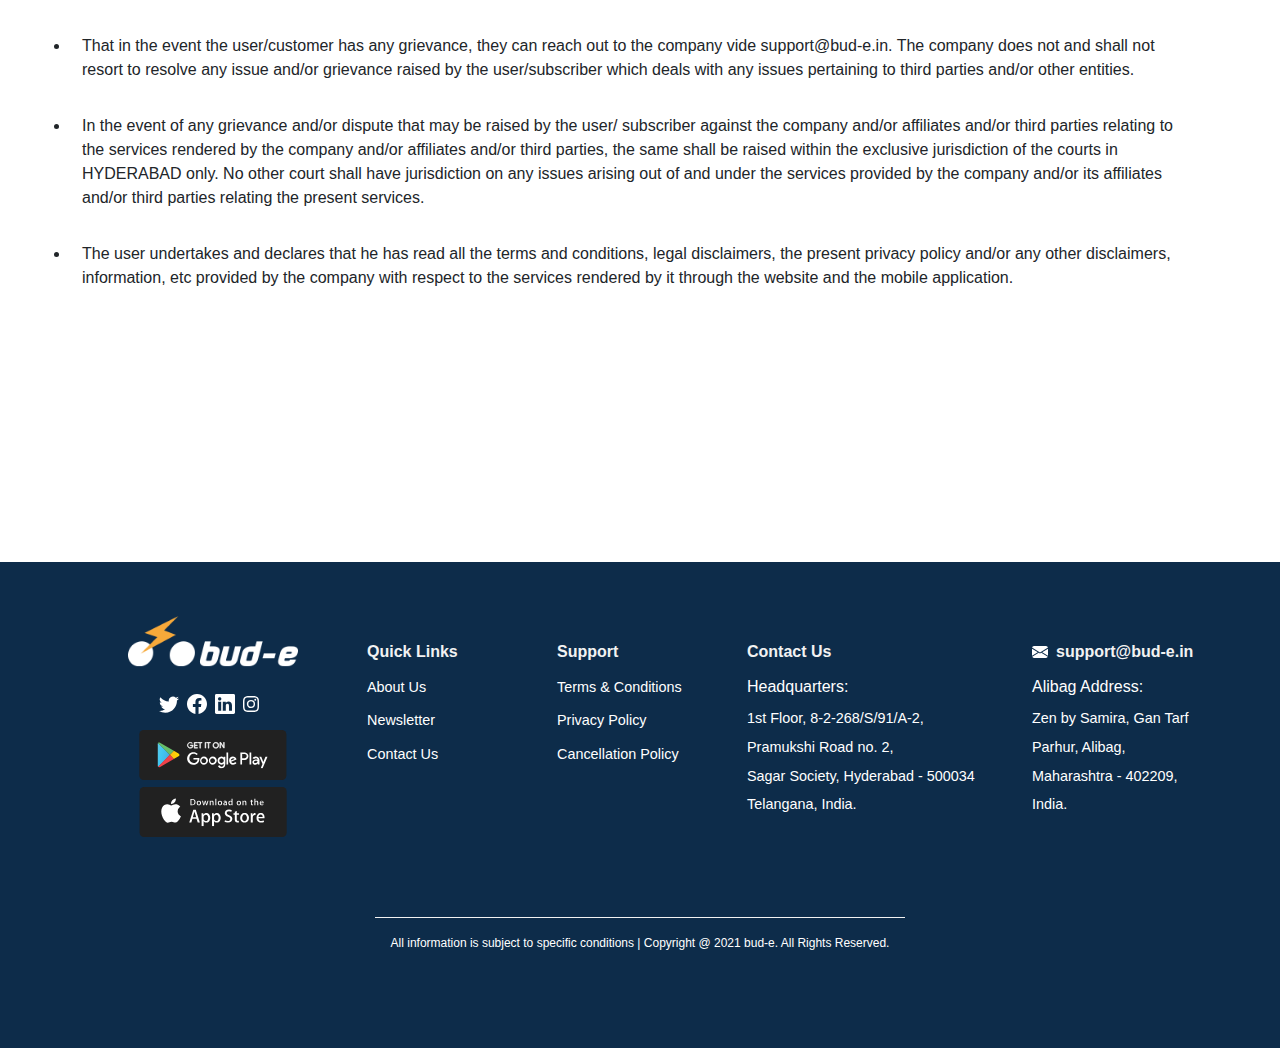
<file: privacy.html>
<!DOCTYPE html>
<html lang="en">
  <head>
    <meta charset="UTF-8" />
    <meta name="viewport" content="width=device-width, initial-scale=1.0" />
    <link rel="stylesheet" href="css/bootstrap.min.css" />
    <link rel="stylesheet" href="css/main.css" />
    <title>bud-e</title>
    <link rel="shortcut icon" href="img/favicon-32x32.png"/>
  </head>
  <body>
    <nav class="navbar navbar-expand-lg navbar-light fixed-top">
      <div class="container">
        <a class="navbar-brand" href="index.html">
          <img src="img/BUD-E Logo.png" width="125px" alt="">
        </a>
        <!-- Toggle Button-->
        <button class="navbar-toggler" type="button" data-bs-toggle="collapse" data-bs-target="#navbarNav" aria-controls="navbarNav" aria-expanded="false" aria-label="Toggle navigation">
          <span class="navbar-toggler-icon"></span>
        </button>
        <!-- Main Nav-->
        <div class="main-nav collapse navbar-collapse" id="navbarNav">
        
         <li class="nav-item  dropdown">
            <a class="nav-link dropdown-toggle" href="index.html" id="navbarDropdown" role="button" data-bs-toggle="dropdown" aria-expanded="false">
              Home
            </a>
            <ul class="dropdown-menu" aria-labelledby="navbarDropdown">
              <li><a class="dropdown-item" href="http://127.0.0.1:5500/index.html#get-your-bud-e">Get your bud-e</a></li>
              <li><a class="dropdown-item" href="http://127.0.0.1:5500/index.html#features">Features</a></li>
              <li><a class="dropdown-item" href="http://127.0.0.1:5500/index.html#bud-e-20news">bud-e in News</a></li>
              <li><a class="dropdown-item" href="http://127.0.0.1:5500/index.html#The-team">The Team</a></li>
              <li><a class="dropdown-item" href="http://127.0.0.1:5500/index.html#testmonials">Testimonials</a></li>
          </ul>
             </li>
           <a href="howitworks.html">How it works?</a>
           <a href="news.html">Newsletter</a>
          <a href="about.html">About Us</a>
          <a href="contact-us.html">Contact Us</a>
          <div class="play-store">
            <img src="img/Google Play.svg">
            <img src="img/App Store.svg">
          </div>
        </div>
      </div>
    </nav>
    <div class="terms">
      <div class="container">
        <div class="row align-items-center justify-content-center">
          <h2 class="text-center pb-5">PRIVACY POLICY</h2>
          <h5>BACKGROUND AND INTRODUCTION</h5><br>
         <p> <li>	The present privacy policy is enlists and explains the practices adopted
            by 	dealing with and handling the information, etc collected by it during the
             course of its users and/or third parties dealing with the website and the 
             mobile application managed by it.</li> </p>

<p> <li>	M/s Watts and Volts Mobility Private Limited encourages its users to read the terms
   and conditions and the privacy policy in order to be fully informed with respect to its
    rights and obligations while dealing with the present website and the mobile 
    application. Information is being is obtained by the M/s Watts and Volts Mobility
     Private Limited and its affiliates in furtherance of the services offered by it 
     through the mobile application and the website.</li></p> 

<p> <li>	Each and every clause of the present privacy policy and the terms and conditions
  are applicable and binding on all the visitors/parties utilizing the services and/or
   those who visit the mobile application and/or the website of the company.</li></p> 

<p><li>	This Privacy Policy must be read along with the Terms and Conditions, available at
   www.bud-e.in The Terms of Use is the contract that allows you to access the services
    and content of your choice from us.</li></p>

<p> <li>	It is explicitly agreed by the user / visitor that it agrees with the terms and 
  conditions as provided at www.bud-e.in and the privacy policy herein. The company urges
   the visitor and the users that in the event the customer does not agree with the terms
    and conditions or the privacy policy, the users and the visitors are urged to not to 
    visit the mobile application and the website of the company and/or the services 
    rendered by it through the said platforms. In case of any concern and/or disagreement,
     the user/visitor can contact the company by visiting the “Contact Us” Section as
      provided in the website and the mobile application. However, the company reserves
       its rights to address any concerns raised by the user/visitor. </li></p>

<p><li>	We have a customer support team that will address your grievances and you may reach
   out at support@bud-e.in. For data related issues, users can contact our IT Head/Security 
   officer at:  support@bud-e.in Users can also contact our respective Grievance Officer 
   for any kind of grievance related to the content, features, offers, subscription and/or
    payment related queries. Our Grievance Officer can be reached at: support@bud-e.in</li></p>

<p><li>	In the event any user/visitor raises any concerns with respect to the terms and
   conditions, privacy policy or any services rendered by it, including with respect to
    collection of information and if the user/visitor proceeds to access the services on
     the mobile application and the website in spite of raising any claims/concerns/
     complaints, it is deemed that the visitor/company is agreeable with the present 
     terms and conditions and the privacy policy and the services rendered by it through
      the platforms. The company reserves its rights to address any concern/complaint
       raised by the complainant and make any changes at its sole discretion to the terms,
        conditions, privacy policy and/or any other services rendered by the company. 
        Irrespective of such resolution of the complaint, the complainant is bound by the 
        terms, conditions, privacy policy and/or any other conditions imposed by the 
        company.</li></p> 

<p><li>	It is mandatory that the visitors accessing the services provided by the company 
  are of the requisite age as required by the laws of the local jurisdiction wherein such
   services are being obtained by the visitor. It is further deemed that the users 
   accessing the services and if underage are utilizing the said content only under the
    supervision and approval of their parents and/or legal guardian.</li></p>

<p><li>	We request you to review the Privacy Policy from time-to-time. If you continue to
   use the Services after any Privacy Policy amendments, it is deemed that you have
    granted your acceptance of such revisions in the privacy Policy. The company at all
     times retains an unfettered right to deny or suspend access to all, or any part 
     of its service to anyone who the company reasonably believes has violated any
      provision of this Privacy Policy.</li></p>

<p><li>	Please Note that the following information would be collected by the company as a
   part of rendition of services from the visitors/user: </li></p>
<p><li>	The contact information such as name, date of birth, email ID, phone number, social
   media information as provided to us and their respective Log-in Ids and/or any other
    incidental information which may be provided by you in furtherance of the your 
    utilization of the services.</li></p>  

<p><li>	It is declared and informed to the visitor that certain information is collected 
  when the visitor/user visits and uses the services as rendered by the company. The 
  following is such information:</li> </p>

<p><li>	The device information of the customer/visitor, the log information, the hardware 
  and the model of the device used, Log information, kind, type and version of the 
  operating system, unique device identifiers, mobile network information, including the
   geographical location information, usage information any other incidental information.</li></p>

<p><li>	The details of the Aadhar card, Government issued Driving License, subscription 
  details of the visitor/user, Plan of Subscription, Date of Subscription, End date of
   Subscription, mode and method of payment method opted by the user and/or any other 
   incidental information, The API information (the open API Date collected), demographic
    information and/or other information collected for all the affiliates and/or partners 
    and/or providers. </li></p>
<p><li>	Further, information such as previous ride information, distance travelled, places
   visited earlier, amount of time spent on the ride, third party marketing agencies and 
   consultancies: Information regarding potential subscribers, type of preferred 
   destination, etc , information collected from third parties (Third party information/
   data)  are collected automatically by the company in furtherance of the process of
    rendition of services. </li></p>

<p><li>	It is explicitly informed to the visitors/user that certain financial information
   when shared by such visitor may be collected, either by the company itself and/or by 
   third party payment gateways, including information such as debit and credit card
    details and/or any other information regarding registration and/or usage of online
     mode of other payments. In the event the visitors have any objection with respect 
     to such usage and collection of payment information, the user is advised to not to 
     proceed with providing such details to the company.</li></p> 

<p><li>	The user is informed that the information collected will be used by the company
   for the purposes of providing a micro- mobility services and allied services as 
   rendered by the company to the user; strictly for the purposes of business of the
    company and/or its affiliates and the same shall not be shared with any third parties
     except as provided herein and the terms and conditions; to reach out and inform he
      users and/or prospective users vide messages, push notifications, SMS, whatsapp 
      and/or other mode of messages and passing of information; to comply with the
       applicable laws, rules, regulations, by-laws, notifications, etc; for verification,
        upkeep and safety of account and the website/mobile application and to rule out
         any violations/fraud, etc; to enhance the rendition of services to the users; 
         offer and provide information / services / products / advertisements to the users
          based on the information provided.</li> </p>

<p><li>	The company does not share the collected information with any third party for any
   purposes other than those provided above. At the same time, the company may disclose 
   information such as</li> 
   <li>Users data will be used by the marketing team such as emails, in-app, etc;</li>
  <li> User ID and personal data of users will be used by the customer support team to
     address any issues raised by the users or preventive mechanism,</li>
  <li> usage of financial data/transaction data by the analytics and financial teams;</li>
   <li>analysis of user data. IP address, location data and the related data by various teams for enhancement of services to the users; (v) to third party IT software as service provider who shall have relevant access to information; (vi) Third-party payment gateways and other payment service providers will be able to access the necessary financial details of the users; (vii) any of the information shall be shared for all legal purposes by the company to its legal counsels, consultants, etc, including for compliances with any laws, investigations, etc
and to similar persons (that includes the company members as well as third party service
 providers) to achieve the above-stated purposes:</li></p>

<p><li>The company and the third parties obtaining your information and retain your 
  information in a manner so as to identify and keep information only for the time period
   necessary for fulfilling the purposes mentioned under this Policy and/or for compliance
    with any laws and regulations.</li> </p>

<p><strong>	The following are the rights which the user shall have: </strong></p>

<p><li>	You can always choose not to provide the requested information to us, even though it
   may result you in not availing certain features as provided by the company and its 
   affiliates.</li> 
<li>	You may access information that the company holds and raise any request for 
  rectifying, modifying or deleting personal information by raising a request to our 
  customer support/grievance officer, with the necessary contact details provided above.
   The company shall make efforts to make such modification and/or corrections.</li>

<li>If you think that any of your personal information that we hold is inappropriate/
  incorrect/inaccurate or delete the same, and you want us to rectify the same, you can
   approach us or reach us out at support@bud-e.in</li>

<li>	You may add further information and/or edit the information provided by you.</li>
<li>	If you want to withdraw your consent or raise any objection to the use of your
 information for receiving any direct marketing information to which you previously 
 opted-in, you can do so by unsubscribing to such direct marketing by contacting our
  customer support at above mentioned addresses. If you withdraw/object your consent, our
   use of your information before you withdrawal shall be valid and binding upon you.</li></p>

<p>	It is declared that the company as well as third parties obtaining information are
   committed to ensuring that the personal information is protected and secure with the 
   company. In order to prevent unauthorized access or divulgence of your personal
    information, we, as well as third parties obtaining your information, have put in
     place suitable technical and organizational measures  to safeguard and secure the 
     personal information: the following are a few measures: </p>

<p><li>	The company performs periodical “Data Protection Impact Assessment” to identify
   risks to user information and “Data Protection Compliance Reviews” to ensure those
    risks are addressed.</li>

<li>	Compliances in accordance with all the applicable laws, rules and regulations as 
  required under the jurisdiction of the country wherein the company is registered.</li>

<li>	Encryption of information in the form by Secure Server Software (SSL) before it is 
  sent to the company and other third parties.</li>

<li>	Place safeguards against phishing, theft, etc. The company does not disclose and
   give details of credit card, or debit card, PIN in a non-secure, or unsolicited e-mail,
    or telephone communication.</li></p>

<p><li>	The company uses the support services of third-party platforms and/or companies
   to direct you to payment gateways when you opt to pay for our Services. Your financial
    information is collected, stored and retained by such third-party platforms as per the
     terms and policies of such third parties. We and such third-party platforms undertake
     measures designed to provide a security level that is appropriate to the risks of
      processing your personal information. You are therefore mandatorily required to
       check and consent to the “Privacy Policy” of such third-party platforms in order 
       to accept how such third-party platforms handle your information.</li></p>

<p>	<li>That in the event the user/customer has any grievance, they can reach out to the
   company vide support@bud-e.in. The company does not and shall not resort to resolve
    any issue and/or grievance raised by the user/subscriber which deals with any issues
     pertaining to third parties and/or other entities.</li></p> 

<p><li>	In the event of any grievance and/or dispute that may be raised by the user/
  subscriber against the company and/or affiliates and/or third parties relating to the
   services rendered by the company and/or affiliates and/or third parties, the same shall
    be raised within the exclusive jurisdiction of the courts in HYDERABAD only. No other
     court shall have jurisdiction on any issues arising out of and under the services 
     provided by the company and/or its affiliates and/or third parties relating the 
     present services.</li></p> 

<p><li>The user undertakes and declares that he has read all the terms and conditions, 
  legal disclaimers, the present privacy policy and/or any other disclaimers, information,
   etc provided by the company with respect to the services rendered by it through the 
   website and the mobile application.</li></p> 
  </div>
          </div>
          </div>
         <!--footer-->
<footer>
  <div class="container">
    <div class="row">
      <div class="col-lg-3 col-md-12 col-xs-12 text-center foot">
    <img src="img/footer-logo.png" alt="">
    <div class="social pt-4">
      <p><a href="https://twitter.com/bude4u"><svg xmlns="http://www.w3.org/2000/svg" width="20" height="20" fill="currentColor" class="bi bi-twitter" viewBox="0 0 16 16">
        <path d="M5.026 15c6.038 0 9.341-5.003 9.341-9.334 0-.14 0-.282-.006-.422A6.685 6.685 0 0 0 16 3.542a6.658 6.658 0 0 1-1.889.518 3.301 3.301 0 0 0 1.447-1.817 6.533 6.533 0 0 1-2.087.793A3.286 3.286 0 0 0 7.875 6.03a9.325 9.325 0 0 1-6.767-3.429 3.289 3.289 0 0 0 1.018 4.382A3.323 3.323 0 0 1 .64 6.575v.045a3.288 3.288 0 0 0 2.632 3.218 3.203 3.203 0 0 1-.865.115 3.23 3.23 0 0 1-.614-.057 3.283 3.283 0 0 0 3.067 2.277A6.588 6.588 0 0 1 .78 13.58a6.32 6.32 0 0 1-.78-.045A9.344 9.344 0 0 0 5.026 15z"/>
      </svg></a></p>
      <p><a href="https://www.facebook.com/Bud-e-104754541668168"><svg xmlns="http://www.w3.org/2000/svg" width="20" height="20" fill="currentColor" class="bi bi-facebook" viewBox="0 0 16 16">
        <path d="M16 8.049c0-4.446-3.582-8.05-8-8.05C3.58 0-.002 3.603-.002 8.05c0 4.017 2.926 7.347 6.75 7.951v-5.625h-2.03V8.05H6.75V6.275c0-2.017 1.195-3.131 3.022-3.131.876 0 1.791.157 1.791.157v1.98h-1.009c-.993 0-1.303.621-1.303 1.258v1.51h2.218l-.354 2.326H9.25V16c3.824-.604 6.75-3.934 6.75-7.951z"/>
      </svg></a></p>
      <p><a href="https://www.linkedin.com/company/bud-e/"><svg xmlns="http://www.w3.org/2000/svg" width="20" height="20" fill="currentColor" class="bi bi-linkedin" viewBox="0 0 16 16">
        <path d="M0 1.146C0 .513.526 0 1.175 0h13.65C15.474 0 16 .513 16 1.146v13.708c0 .633-.526 1.146-1.175 1.146H1.175C.526 16 0 15.487 0 14.854V1.146zm4.943 12.248V6.169H2.542v7.225h2.401zm-1.2-8.212c.837 0 1.358-.554 1.358-1.248-.015-.709-.52-1.248-1.342-1.248-.822 0-1.359.54-1.359 1.248 0 .694.521 1.248 1.327 1.248h.016zm4.908 8.212V9.359c0-.216.016-.432.08-.586.173-.431.568-.878 1.232-.878.869 0 1.216.662 1.216 1.634v3.865h2.401V9.25c0-2.22-1.184-3.252-2.764-3.252-1.274 0-1.845.7-2.165 1.193v.025h-.016a5.54 5.54 0 0 1 .016-.025V6.169h-2.4c.03.678 0 7.225 0 7.225h2.4z"/>
      </svg></a></p>
      <p><a href="https://www.instagram.com/bude4u/"> <svg xmlns="http://www.w3.org/2000/svg" width="16" height="16" fill="currentColor" class="bi bi-instagram" viewBox="0 0 16 16">
        <path d="M8 0C5.829 0 5.556.01 4.703.048 3.85.088 3.269.222 2.76.42a3.917 3.917 0 0 0-1.417.923A3.927 3.927 0 0 0 .42 2.76C.222 3.268.087 3.85.048 4.7.01 5.555 0 5.827 0 8.001c0 2.172.01 2.444.048 3.297.04.852.174 1.433.372 1.942.205.526.478.972.923 1.417.444.445.89.719 1.416.923.51.198 1.09.333 1.942.372C5.555 15.99 5.827 16 8 16s2.444-.01 3.298-.048c.851-.04 1.434-.174 1.943-.372a3.916 3.916 0 0 0 1.416-.923c.445-.445.718-.891.923-1.417.197-.509.332-1.09.372-1.942C15.99 10.445 16 10.173 16 8s-.01-2.445-.048-3.299c-.04-.851-.175-1.433-.372-1.941a3.926 3.926 0 0 0-.923-1.417A3.911 3.911 0 0 0 13.24.42c-.51-.198-1.092-.333-1.943-.372C10.443.01 10.172 0 7.998 0h.003zm-.717 1.442h.718c2.136 0 2.389.007 3.232.046.78.035 1.204.166 1.486.275.373.145.64.319.92.599.28.28.453.546.598.92.11.281.24.705.275 1.485.039.843.047 1.096.047 3.231s-.008 2.389-.047 3.232c-.035.78-.166 1.203-.275 1.485a2.47 2.47 0 0 1-.599.919c-.28.28-.546.453-.92.598-.28.11-.704.24-1.485.276-.843.038-1.096.047-3.232.047s-2.39-.009-3.233-.047c-.78-.036-1.203-.166-1.485-.276a2.478 2.478 0 0 1-.92-.598 2.48 2.48 0 0 1-.6-.92c-.109-.281-.24-.705-.275-1.485-.038-.843-.046-1.096-.046-3.233 0-2.136.008-2.388.046-3.231.036-.78.166-1.204.276-1.486.145-.373.319-.64.599-.92.28-.28.546-.453.92-.598.282-.11.705-.24 1.485-.276.738-.034 1.024-.044 2.515-.045v.002zm4.988 1.328a.96.96 0 1 0 0 1.92.96.96 0 0 0 0-1.92zm-4.27 1.122a4.109 4.109 0 1 0 0 8.217 4.109 4.109 0 0 0 0-8.217zm0 1.441a2.667 2.667 0 1 1 0 5.334 2.667 2.667 0 0 1 0-5.334z"/>
      </svg>
</a></p>
    </div>
    <div class="play-store-apps mt-4">
      <div class="google-play">
      <img src="img/Google Play.svg" width="50px" height="50px">
    </div>
    <div class="play">
     <img src="img/App Store.svg" width="50px" height="50px">
  </div>
  </div>
  </div>
   <div class="col-md-6  col-xs-12 col-lg-2 foot">
        <h4>Quick Links</h4>
        <div class="links">
          <a href="about.html">About Us</a>
          <a href="news.html">Newsletter</a>
          <a href="contact-us.html">Contact Us</a>
         </div>
      </div>
      <div class="col-md-6 col-lg-2 col-xs-12 foot">
        <h4>Support</h4>
        <div class="links">
          <a href="terms.html" target="_blank">Terms & Conditions</a>
          <a href="privacy.html" target="_blank">Privacy Policy</a>
          <a href="cancellation.html" target="_blank">Cancellation Policy</a>  
        </div>
      </div>
      <div class="col-md-6 col-lg-3 col-xs-12 foot">
        <h4>Contact Us</h4>
        <address>
         <h6>Headquarters:</h6> 
          1st Floor, 8-2-268/S/91/A-2,<br>
         Pramukshi Road no. 2,<br>
          Sagar Society, Hyderabad - 500034<br>
          Telangana, India.
   </address>
      </div>
    <div class="col-md-6 col-lg-2 col-xs-12 foot">
      <h4><svg xmlns="http://www.w3.org/2000/svg" width="16" height="16" fill="currentColor" class="bi bi-envelope-fill" viewBox="0 0 16 16">
        <path d="M.05 3.555A2 2 0 0 1 2 2h12a2 2 0 0 1 1.95 1.555L8 8.414.05 3.555zM0 4.697v7.104l5.803-3.558L0 4.697zM6.761 8.83l-6.57 4.027A2 2 0 0 0 2 14h12a2 2 0 0 0 1.808-1.144l-6.57-4.027L8 9.586l-1.239-.757zm3.436-.586L16 11.801V4.697l-5.803 3.546z"/>
      </svg>support@bud-e.in</h4>
      <address>
      <h6> Alibag Address:</h6>
      Zen by Samira,
Gan Tarf Parhur, Alibag, 
Maharashtra - 402209,<br>
 India.
      </address>
  </div></div>
  
      <div class="copy-rights">
    <p>All information is subject to specific conditions  |  Copyright @ 2021 bud-e. All Rights Reserved.</p>
  </div>
  </footer>
<script src="js/bootstrap.min.js"></script>
  </body>
</html>
</file>
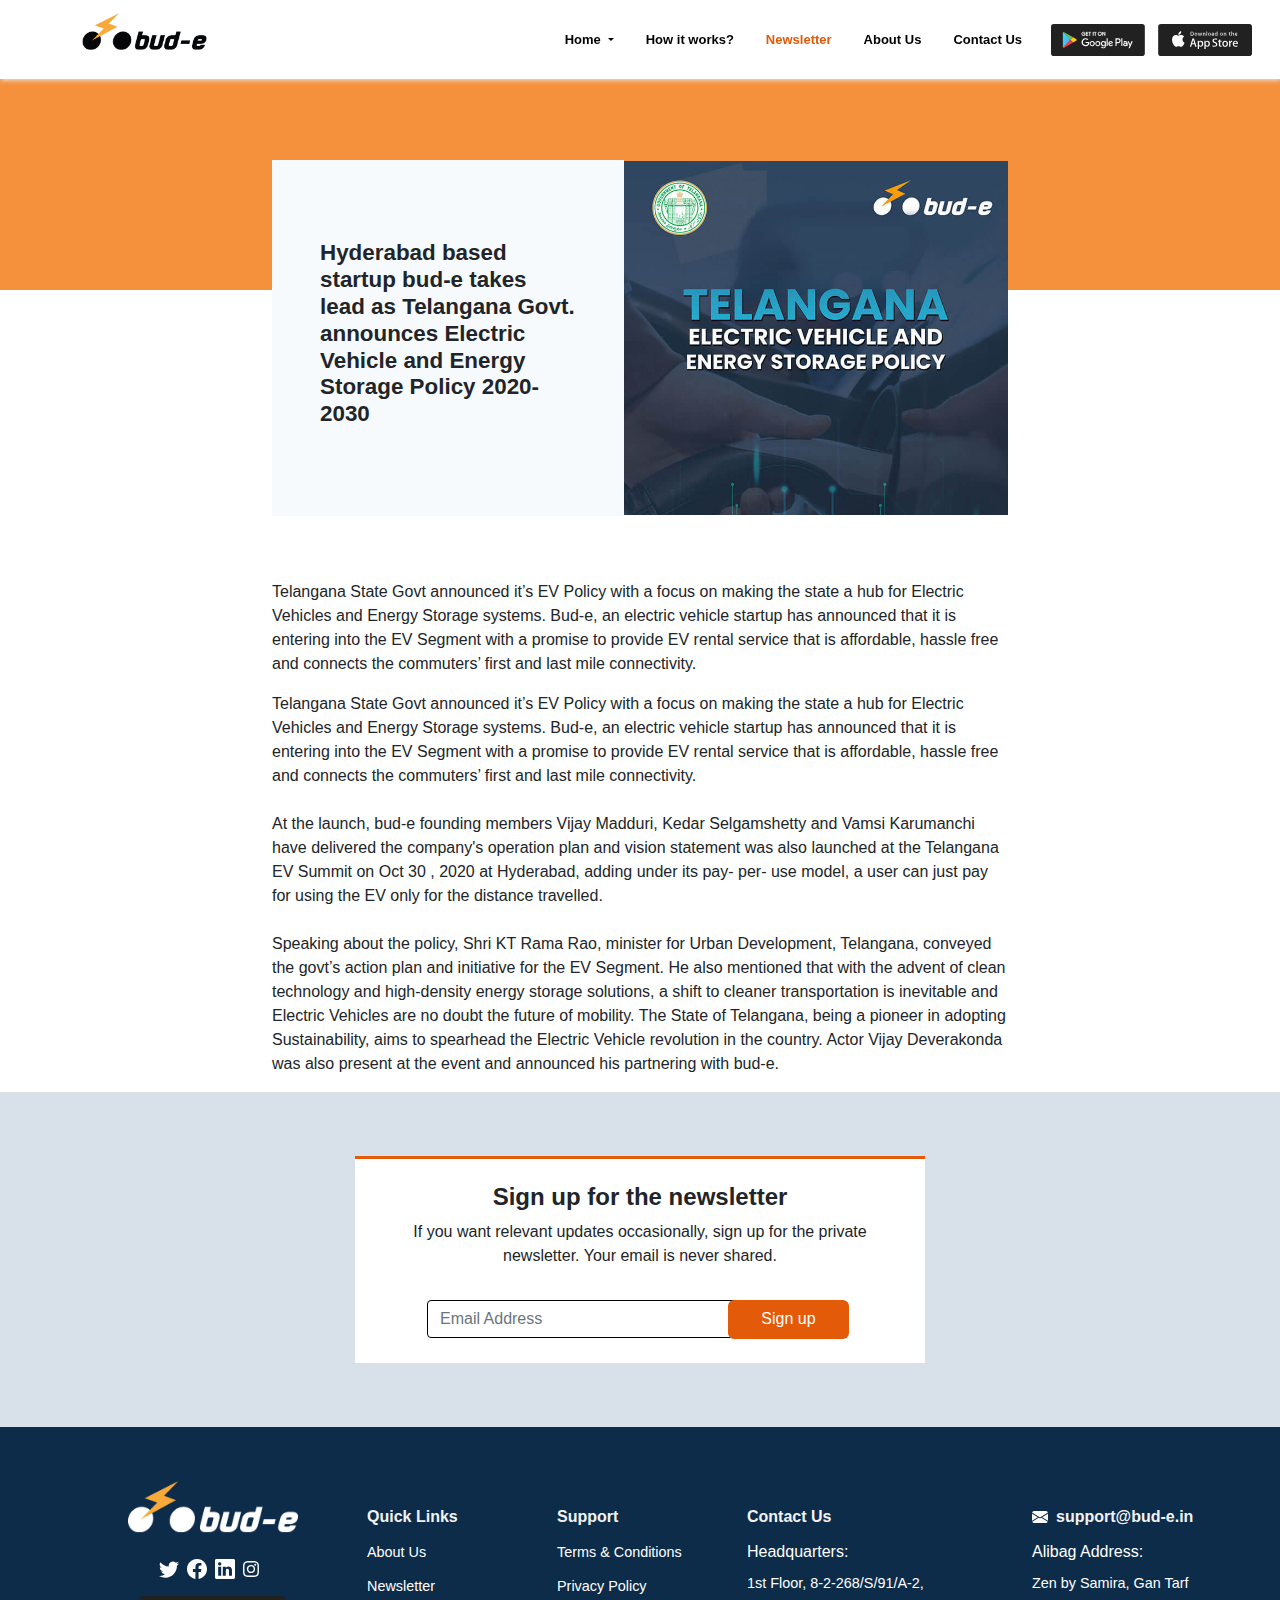
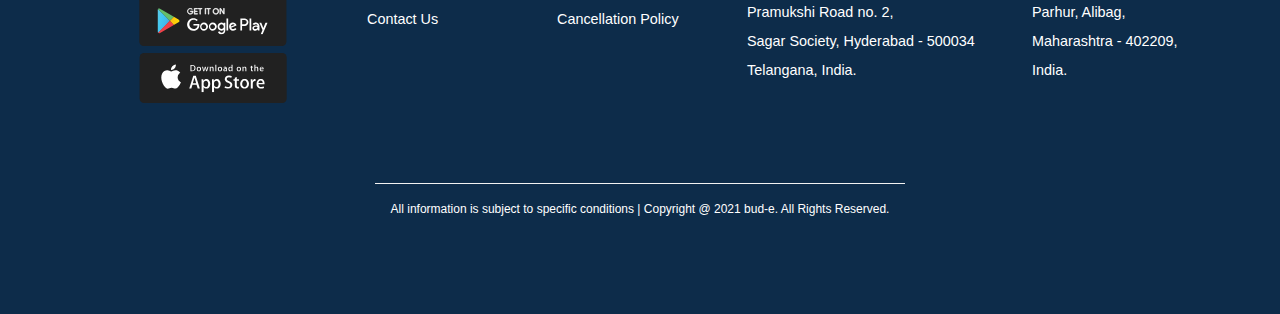
<file: Telangananews.html>
<!DOCTYPE html>
<html lang="en">
<head>
    <meta charset="UTF-8">
    <meta name="viewport" content="width=device-width, initial-scale=1.0">
    <link rel="stylesheet" href="css/bootstrap.min.css">
    <link rel="stylesheet" href="css/owl.carousel.min.css">
    <link rel="stylesheet" href="css/owl.theme.default.min.css">
    <link rel="stylesheet" href="css/main.css">
    <title>bud-e</title>
   <link rel="shortcut icon" href="img/favicon-32x32.png"/>
</head>
<body>
<nav class="navbar navbar-expand-lg navbar-light fixed-top">
  <div class="container">
    <a class="navbar-brand" href="index.html">
      <img src="img/BUD-E Logo.png" width="125px" alt="">
    </a>
    <!-- Toggle Button-->
    <button class="navbar-toggler" type="button" data-bs-toggle="collapse" data-bs-target="#navbarNav" aria-controls="navbarNav" aria-expanded="false" aria-label="Toggle navigation">
      <span class="navbar-toggler-icon"></span>
    </button>
    <!-- Main Nav-->
    <div class="main-nav collapse navbar-collapse" id="navbarNav">
        
        <li class="nav-item  dropdown">
            <a class="nav-link dropdown-toggle" href="index.html" id="navbarDropdown" role="button" data-bs-toggle="dropdown" aria-expanded="false">
              Home
            </a>
            <ul class="dropdown-menu" aria-labelledby="navbarDropdown">
              <li><a class="dropdown-item" href="http://127.0.0.1:5500/index.html#get-your-bud-e">Get your bud-e</a></li>
              <li><a class="dropdown-item" href="http://127.0.0.1:5500/index.html#features">Features</a></li>
              <li><a class="dropdown-item" href="http://127.0.0.1:5500/index.html#bud-e-20news">bud-e in News</a></li>
              <li><a class="dropdown-item" href="http://127.0.0.1:5500/index.html#The-team">The Team</a></li>
              <li><a class="dropdown-item" href="http://127.0.0.1:5500/index.html#testmonials">Testimonials</a></li>
          </ul>
            </li>
           
        <a href="howitworks.html">How it works?</a>
       <a href="news.html" class="active">Newsletter</a>
      <a href="about.html" >About Us</a>
      <a href="contact-us.html">Contact Us</a>
      <div class="play-store">
        <img src="img/Google Play.svg">
        <img src="img/App Store.svg">
      </div>
    </div>
  </div>
</nav>
<!--news letter section-->
<section class="news-sec">
    <div class="container">
        <div class="row justify-content-center">
          <div class="col-md-8 news-section">
            <div class="news-msg">
              <h5>Hyderabad based startup bud-e takes lead as Telangana Govt. announces Electric Vehicle and
                   Energy Storage Policy 2020-2030
            </h5>
            </div>
            <div class="news-banner">
              <img src="img/policy.jpg">
            </div>
          </div>
      </div>
</div>
</section>
<div class="news-vijay">
  <div class="container">
    <div class="row justify-content-center">
      <div class="col-md-8">
        <p>Telangana State Govt announced it’s EV Policy with a focus on making the state a hub for Electric Vehicles and Energy Storage systems. Bud-e, an electric vehicle startup has announced that it is entering into the EV Segment with a promise to provide EV  rental service that is affordable, hassle free and connects the commuters’ first and last mile connectivity. 
        </p>
<p>Telangana State Govt announced it’s EV Policy with a focus on making the state a hub
     for Electric Vehicles and Energy Storage systems. Bud-e, an electric vehicle startup 
     has announced that it is entering into the EV Segment with a promise to provide EV 
      rental service that is affordable, hassle free and connects the commuters’ first 
      and last mile connectivity.<br> <br>

    At the launch, bud-e founding members Vijay Madduri, Kedar Selgamshetty and Vamsi
     Karumanchi have delivered the company's operation plan and vision statement was 
     also launched at the Telangana EV Summit on Oct 30 , 2020 at Hyderabad, adding
      under its pay- per- use model, a user can just pay for using the EV only for the
       distance travelled.<br><br>
    
    Speaking about the policy, Shri KT Rama Rao, minister for Urban Development, 
    Telangana, conveyed the govt’s action plan and initiative for the EV Segment. He also
     mentioned that with the advent of clean technology and high-density energy storage
      solutions, a shift to cleaner transportation is inevitable and Electric Vehicles 
      are no doubt the future of mobility. The State of Telangana, being a pioneer in 
      adopting Sustainability, aims to spearhead the Electric Vehicle revolution in the 
      country. Actor Vijay Deverakonda was also present at the event and announced his
       partnering with bud-e. <br></p>
    </p>
      </div>
   </div>
</div>
</div>
<section class="sign-up">
  <div class="container">
    <div class="row align-items-center justify-content-center">
      <div class="col-md-6 sign-in p-4 text-center">
        <h4>Sign up for the newsletter</h4>
        <p>If you want relevant updates occasionally, sign up for the private newsletter. Your email is never shared. </p>
        <form>
          <div class="row pt-3">
            <div class="col text-center ms-5">
              <input type="text" class="form-control" placeholder="Email Address">
            </div>
            <div class="col text-center">
              <button type="submit" class="btn">Sign up</button>
            </div>
          </div>
        </form>
      </div>
    </div>
  </div>
</section>
<!--footer-->
<footer>
    <div class="container">
      <div class="row">
        <div class="col-lg-3 col-md-12 col-xs-12 text-center foot">
      <img src="img/footer-logo.png" alt="">
      <div class="social pt-4">
        <p><a href="https://twitter.com/bude4u"><svg xmlns="http://www.w3.org/2000/svg" width="20" height="20" fill="currentColor" class="bi bi-twitter" viewBox="0 0 16 16">
          <path d="M5.026 15c6.038 0 9.341-5.003 9.341-9.334 0-.14 0-.282-.006-.422A6.685 6.685 0 0 0 16 3.542a6.658 6.658 0 0 1-1.889.518 3.301 3.301 0 0 0 1.447-1.817 6.533 6.533 0 0 1-2.087.793A3.286 3.286 0 0 0 7.875 6.03a9.325 9.325 0 0 1-6.767-3.429 3.289 3.289 0 0 0 1.018 4.382A3.323 3.323 0 0 1 .64 6.575v.045a3.288 3.288 0 0 0 2.632 3.218 3.203 3.203 0 0 1-.865.115 3.23 3.23 0 0 1-.614-.057 3.283 3.283 0 0 0 3.067 2.277A6.588 6.588 0 0 1 .78 13.58a6.32 6.32 0 0 1-.78-.045A9.344 9.344 0 0 0 5.026 15z"/>
        </svg></a></p>
        <p><a href="https://www.facebook.com/Bud-e-104754541668168"><svg xmlns="http://www.w3.org/2000/svg" width="20" height="20" fill="currentColor" class="bi bi-facebook" viewBox="0 0 16 16">
          <path d="M16 8.049c0-4.446-3.582-8.05-8-8.05C3.58 0-.002 3.603-.002 8.05c0 4.017 2.926 7.347 6.75 7.951v-5.625h-2.03V8.05H6.75V6.275c0-2.017 1.195-3.131 3.022-3.131.876 0 1.791.157 1.791.157v1.98h-1.009c-.993 0-1.303.621-1.303 1.258v1.51h2.218l-.354 2.326H9.25V16c3.824-.604 6.75-3.934 6.75-7.951z"/>
        </svg></a></p>
        <p><a href="https://www.linkedin.com/company/bud-e/"><svg xmlns="http://www.w3.org/2000/svg" width="20" height="20" fill="currentColor" class="bi bi-linkedin" viewBox="0 0 16 16">
          <path d="M0 1.146C0 .513.526 0 1.175 0h13.65C15.474 0 16 .513 16 1.146v13.708c0 .633-.526 1.146-1.175 1.146H1.175C.526 16 0 15.487 0 14.854V1.146zm4.943 12.248V6.169H2.542v7.225h2.401zm-1.2-8.212c.837 0 1.358-.554 1.358-1.248-.015-.709-.52-1.248-1.342-1.248-.822 0-1.359.54-1.359 1.248 0 .694.521 1.248 1.327 1.248h.016zm4.908 8.212V9.359c0-.216.016-.432.08-.586.173-.431.568-.878 1.232-.878.869 0 1.216.662 1.216 1.634v3.865h2.401V9.25c0-2.22-1.184-3.252-2.764-3.252-1.274 0-1.845.7-2.165 1.193v.025h-.016a5.54 5.54 0 0 1 .016-.025V6.169h-2.4c.03.678 0 7.225 0 7.225h2.4z"/>
        </svg></a></p>
        <p><a href="https://www.instagram.com/bude4u/"> <svg xmlns="http://www.w3.org/2000/svg" width="16" height="16" fill="currentColor" class="bi bi-instagram" viewBox="0 0 16 16">
          <path d="M8 0C5.829 0 5.556.01 4.703.048 3.85.088 3.269.222 2.76.42a3.917 3.917 0 0 0-1.417.923A3.927 3.927 0 0 0 .42 2.76C.222 3.268.087 3.85.048 4.7.01 5.555 0 5.827 0 8.001c0 2.172.01 2.444.048 3.297.04.852.174 1.433.372 1.942.205.526.478.972.923 1.417.444.445.89.719 1.416.923.51.198 1.09.333 1.942.372C5.555 15.99 5.827 16 8 16s2.444-.01 3.298-.048c.851-.04 1.434-.174 1.943-.372a3.916 3.916 0 0 0 1.416-.923c.445-.445.718-.891.923-1.417.197-.509.332-1.09.372-1.942C15.99 10.445 16 10.173 16 8s-.01-2.445-.048-3.299c-.04-.851-.175-1.433-.372-1.941a3.926 3.926 0 0 0-.923-1.417A3.911 3.911 0 0 0 13.24.42c-.51-.198-1.092-.333-1.943-.372C10.443.01 10.172 0 7.998 0h.003zm-.717 1.442h.718c2.136 0 2.389.007 3.232.046.78.035 1.204.166 1.486.275.373.145.64.319.92.599.28.28.453.546.598.92.11.281.24.705.275 1.485.039.843.047 1.096.047 3.231s-.008 2.389-.047 3.232c-.035.78-.166 1.203-.275 1.485a2.47 2.47 0 0 1-.599.919c-.28.28-.546.453-.92.598-.28.11-.704.24-1.485.276-.843.038-1.096.047-3.232.047s-2.39-.009-3.233-.047c-.78-.036-1.203-.166-1.485-.276a2.478 2.478 0 0 1-.92-.598 2.48 2.48 0 0 1-.6-.92c-.109-.281-.24-.705-.275-1.485-.038-.843-.046-1.096-.046-3.233 0-2.136.008-2.388.046-3.231.036-.78.166-1.204.276-1.486.145-.373.319-.64.599-.92.28-.28.546-.453.92-.598.282-.11.705-.24 1.485-.276.738-.034 1.024-.044 2.515-.045v.002zm4.988 1.328a.96.96 0 1 0 0 1.92.96.96 0 0 0 0-1.92zm-4.27 1.122a4.109 4.109 0 1 0 0 8.217 4.109 4.109 0 0 0 0-8.217zm0 1.441a2.667 2.667 0 1 1 0 5.334 2.667 2.667 0 0 1 0-5.334z"/>
        </svg>
  </a></p>
      </div>
      <div class="play-store-apps mt-4">
        <div class="google-play">
        <img src="img/Google Play.svg" width="50px" height="50px">
      </div>
      <div class="play">
       <img src="img/App Store.svg" width="50px" height="50px">
    </div>
    </div>
    </div>
     <div class="col-md-6  col-xs-12 col-lg-2 foot">
          <h4>Quick Links</h4>
          <div class="links">
            <a href="about.html">About Us</a>
            <a href="news.html">Newsletter</a>
            <a href="contact-us.html">Contact Us</a>
           </div>
        </div>
        <div class="col-md-6 col-lg-2 col-xs-12 foot">
          <h4>Support</h4>
          <div class="links">
            <a href="terms.html" target="_blank">Terms & Conditions</a>
            <a href="privacy.html" target="_blank">Privacy Policy</a>
            <a href="cancellation.html" target="_blank">Cancellation Policy</a>  
          </div>
        </div>
        <div class="col-md-6 col-lg-3 col-xs-12 foot">
        <h4>Contact Us</h4>
        <address>
         <h6>Headquarters:</h6> 
          1st Floor, 8-2-268/S/91/A-2,<br>
         Pramukshi Road no. 2,<br>
          Sagar Society, Hyderabad - 500034<br>
          Telangana, India.
   </address>
      </div>
    <div class="col-md-6 col-lg-2 col-xs-12 foot">
      <h4><svg xmlns="http://www.w3.org/2000/svg" width="16" height="16" fill="currentColor" class="bi bi-envelope-fill" viewBox="0 0 16 16">
        <path d="M.05 3.555A2 2 0 0 1 2 2h12a2 2 0 0 1 1.95 1.555L8 8.414.05 3.555zM0 4.697v7.104l5.803-3.558L0 4.697zM6.761 8.83l-6.57 4.027A2 2 0 0 0 2 14h12a2 2 0 0 0 1.808-1.144l-6.57-4.027L8 9.586l-1.239-.757zm3.436-.586L16 11.801V4.697l-5.803 3.546z"/>
      </svg>support@bud-e.in</h4>
      <address>
      <h6> Alibag Address:</h6>
      Zen by Samira,
Gan Tarf Parhur, Alibag, 
Maharashtra - 402209,<br>
 India.
      </address>
  </div></div>
   <div class="copy-rights">
      <p>All information is subject to specific conditions  |  Copyright @ 2021 bud-e. All Rights Reserved.</p>
    </div>
    </footer>
  <script src="js/bootstrap.min.js"></script>
  </body></html>
</file>
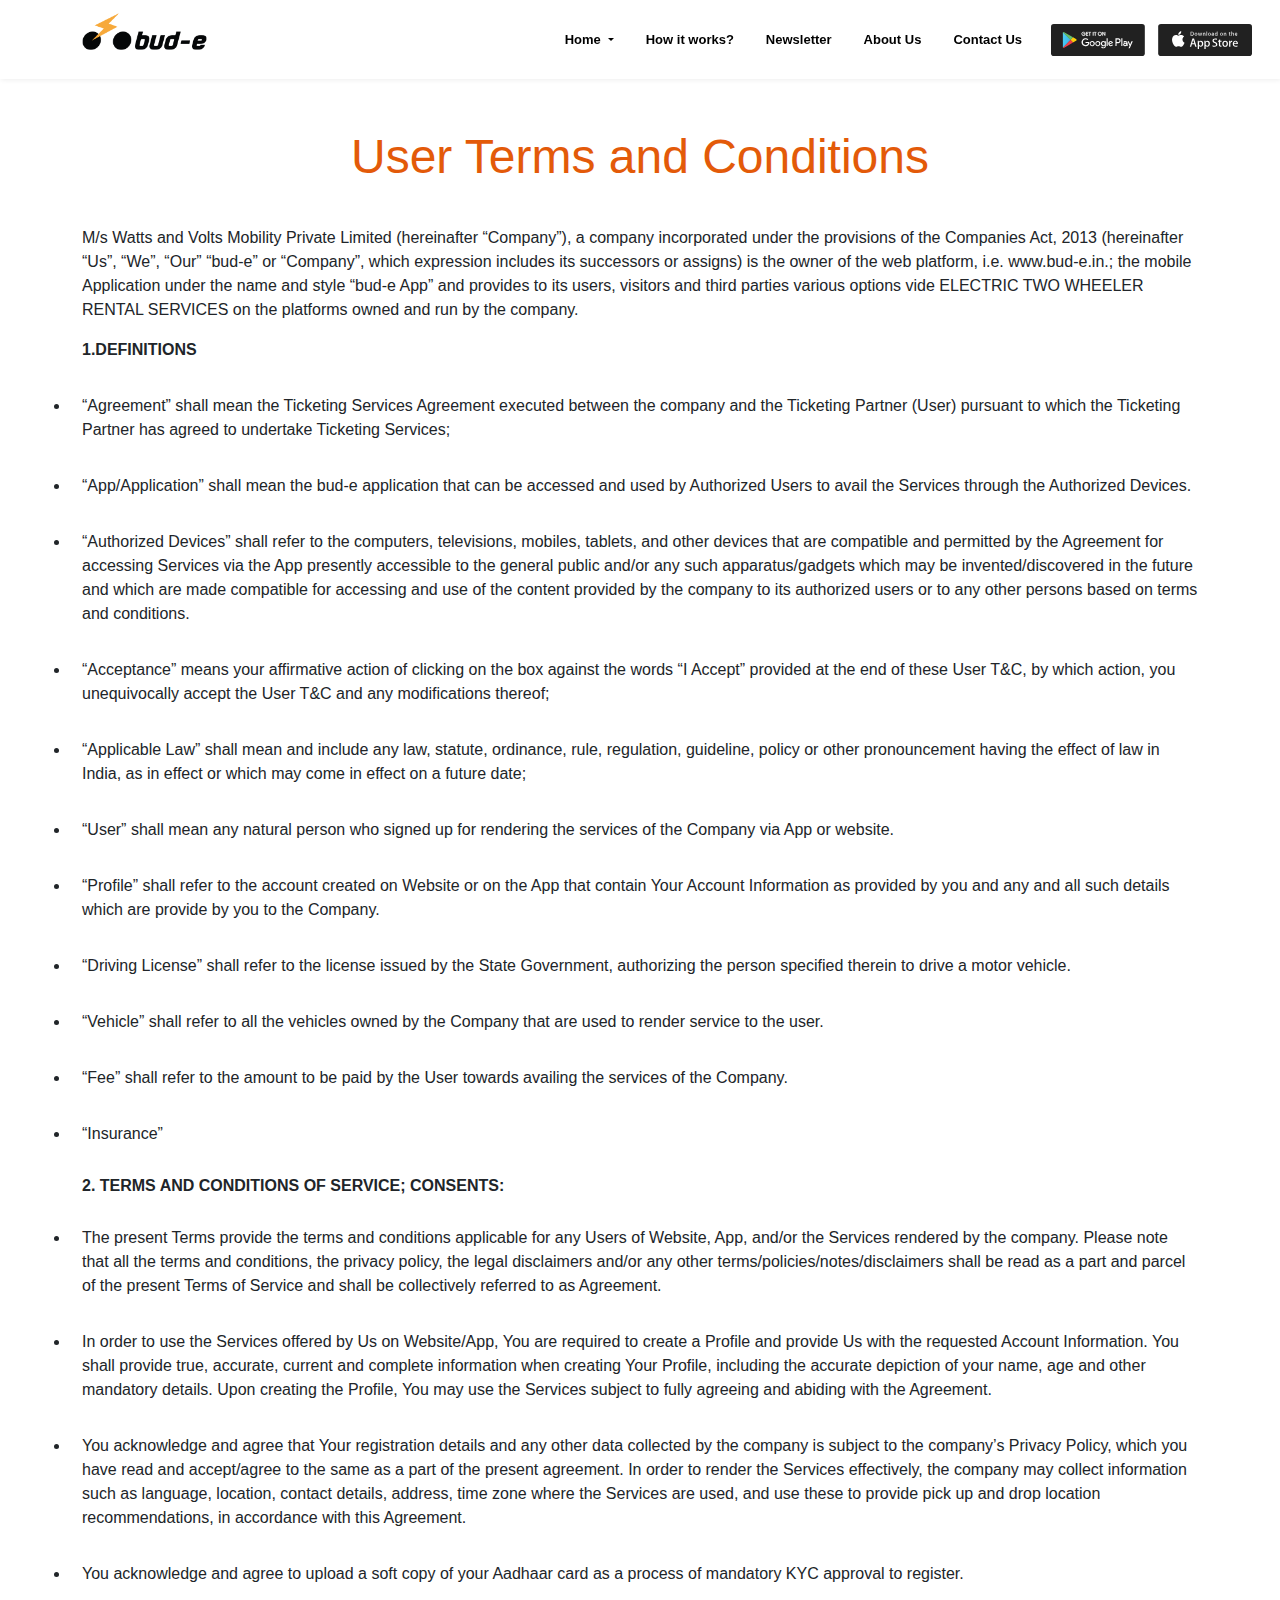
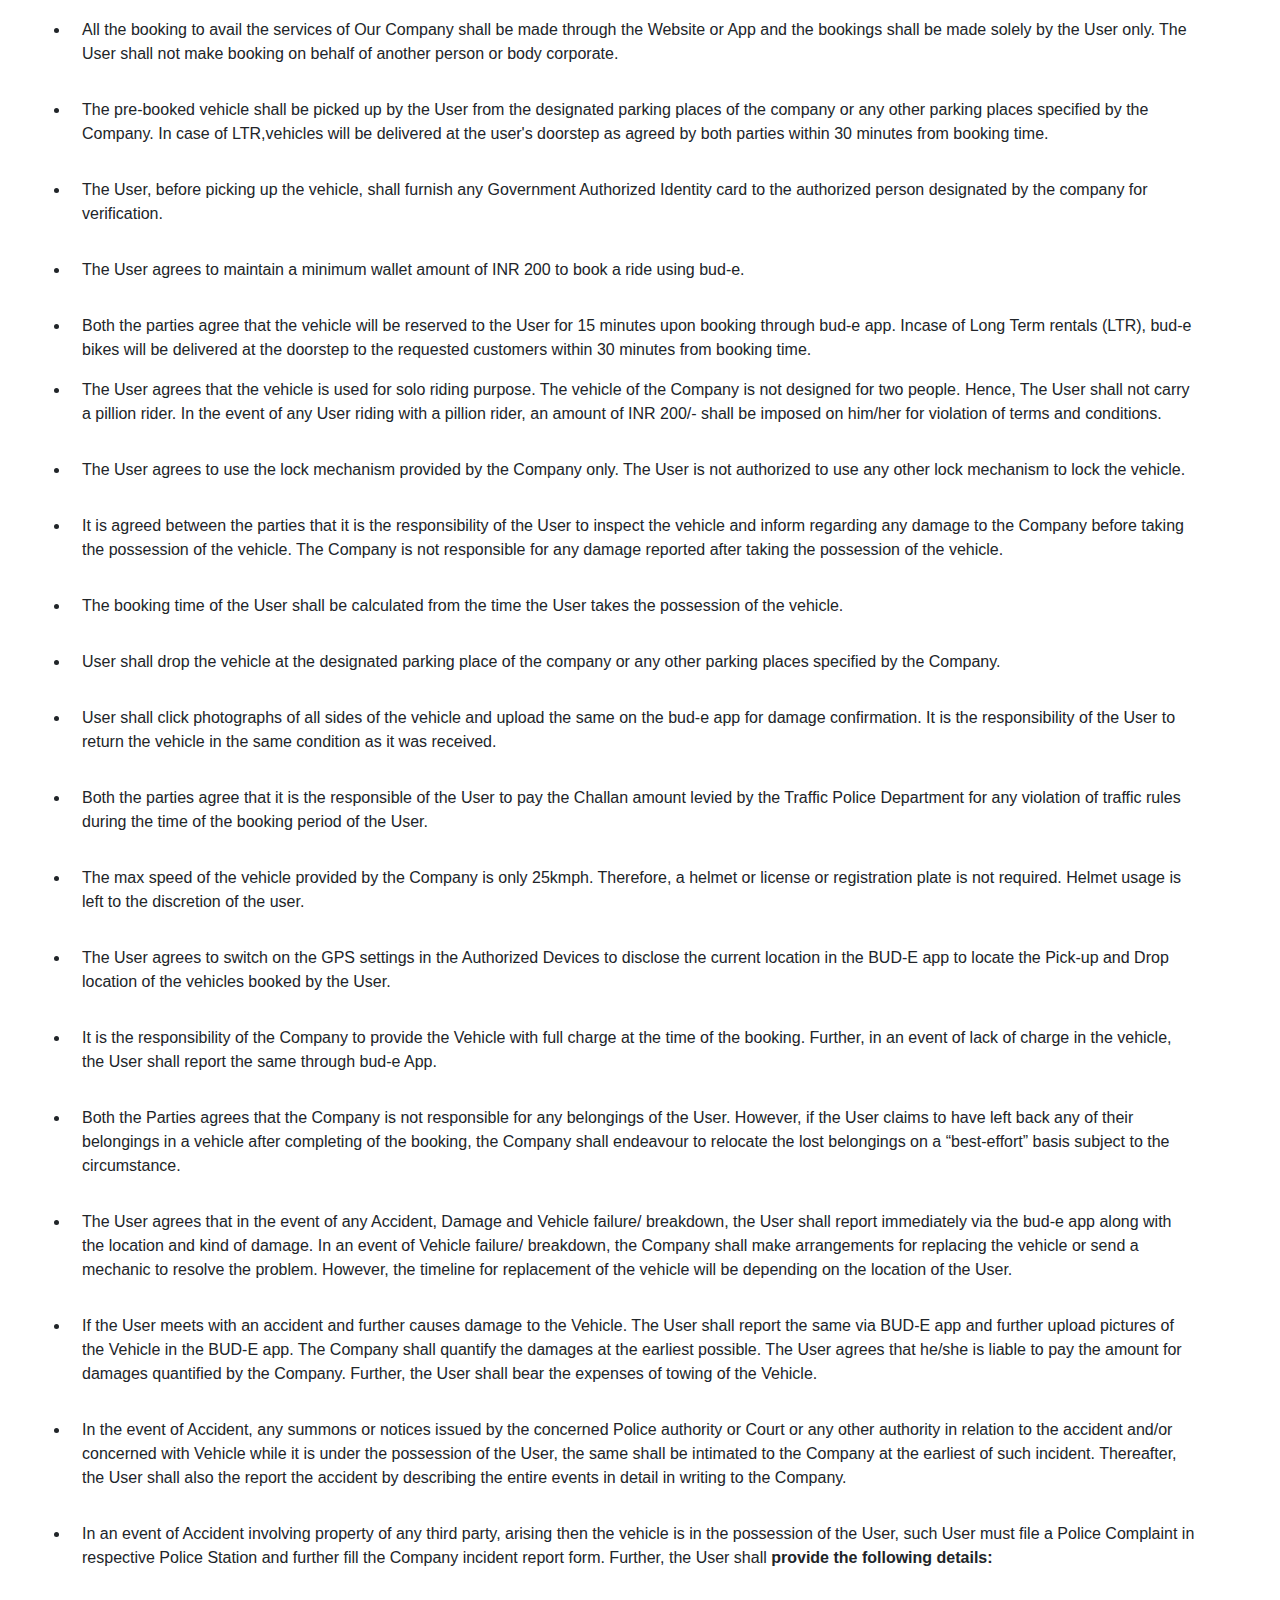
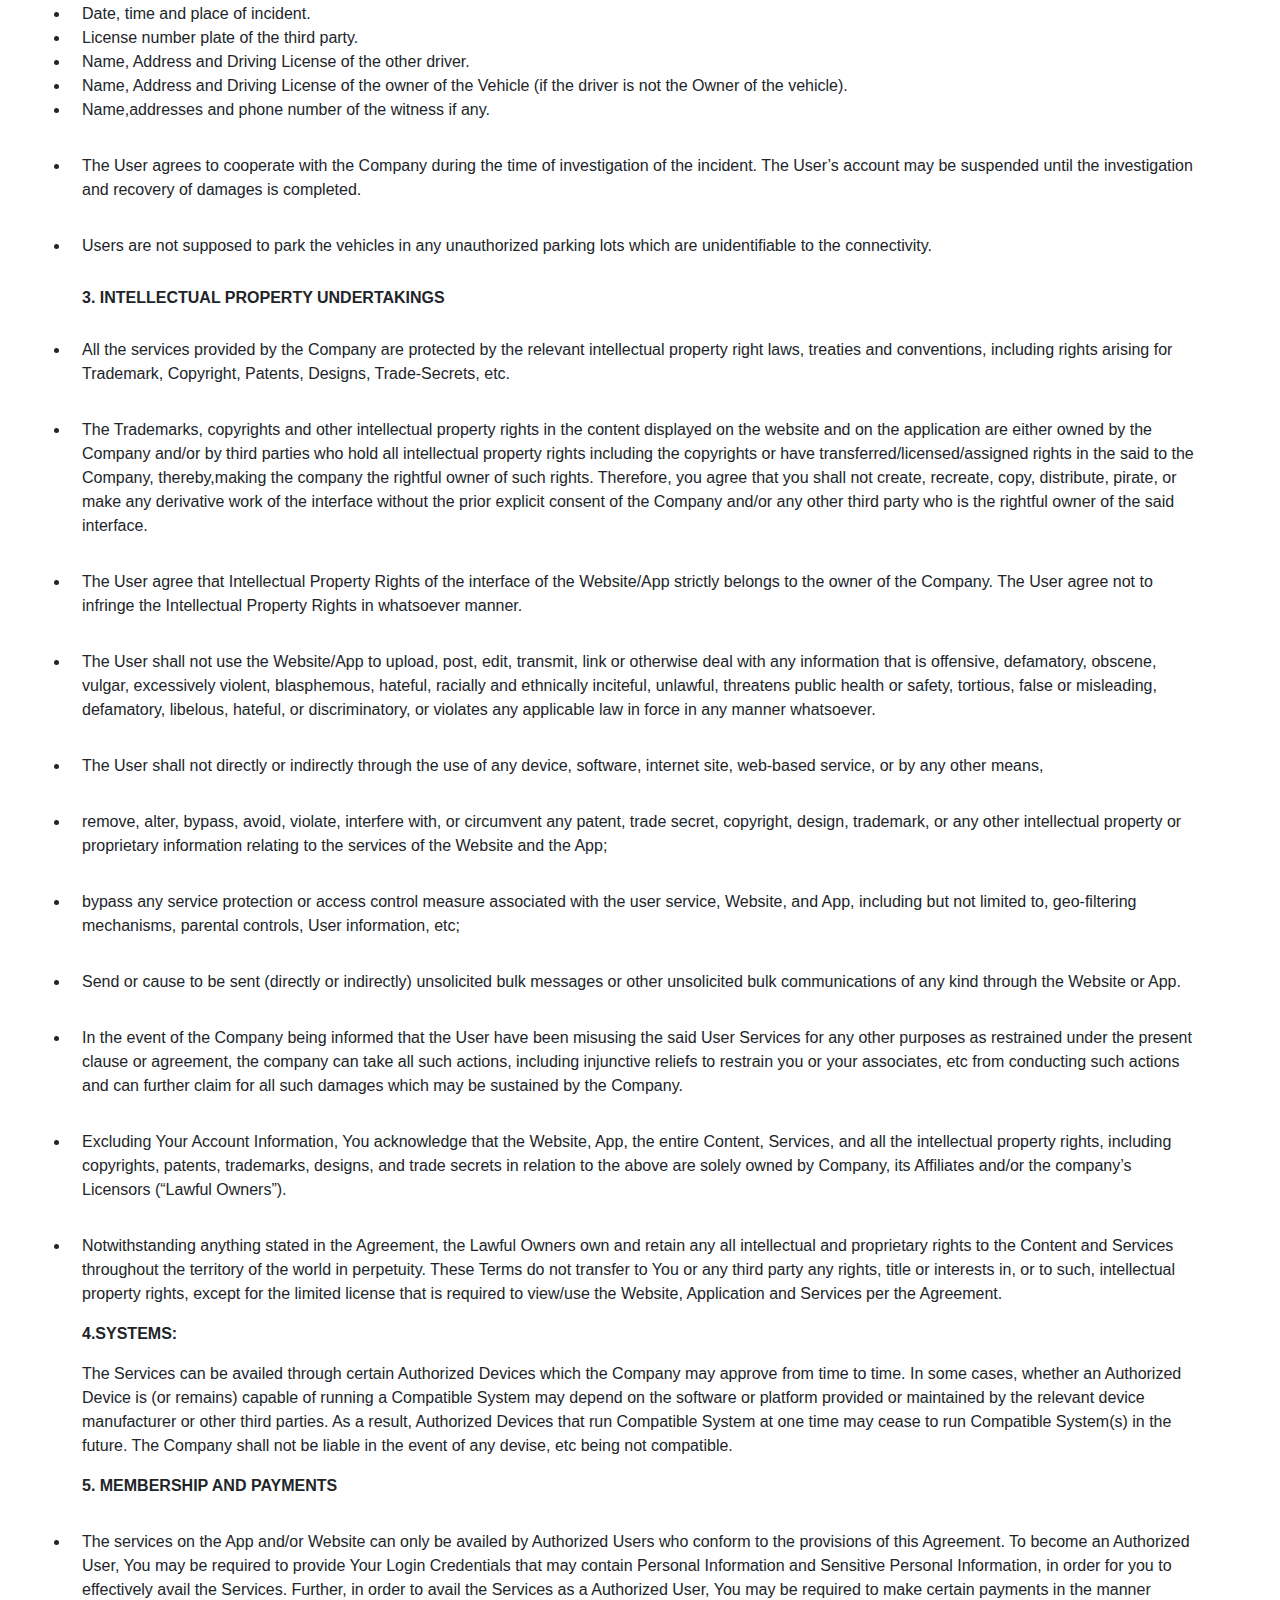
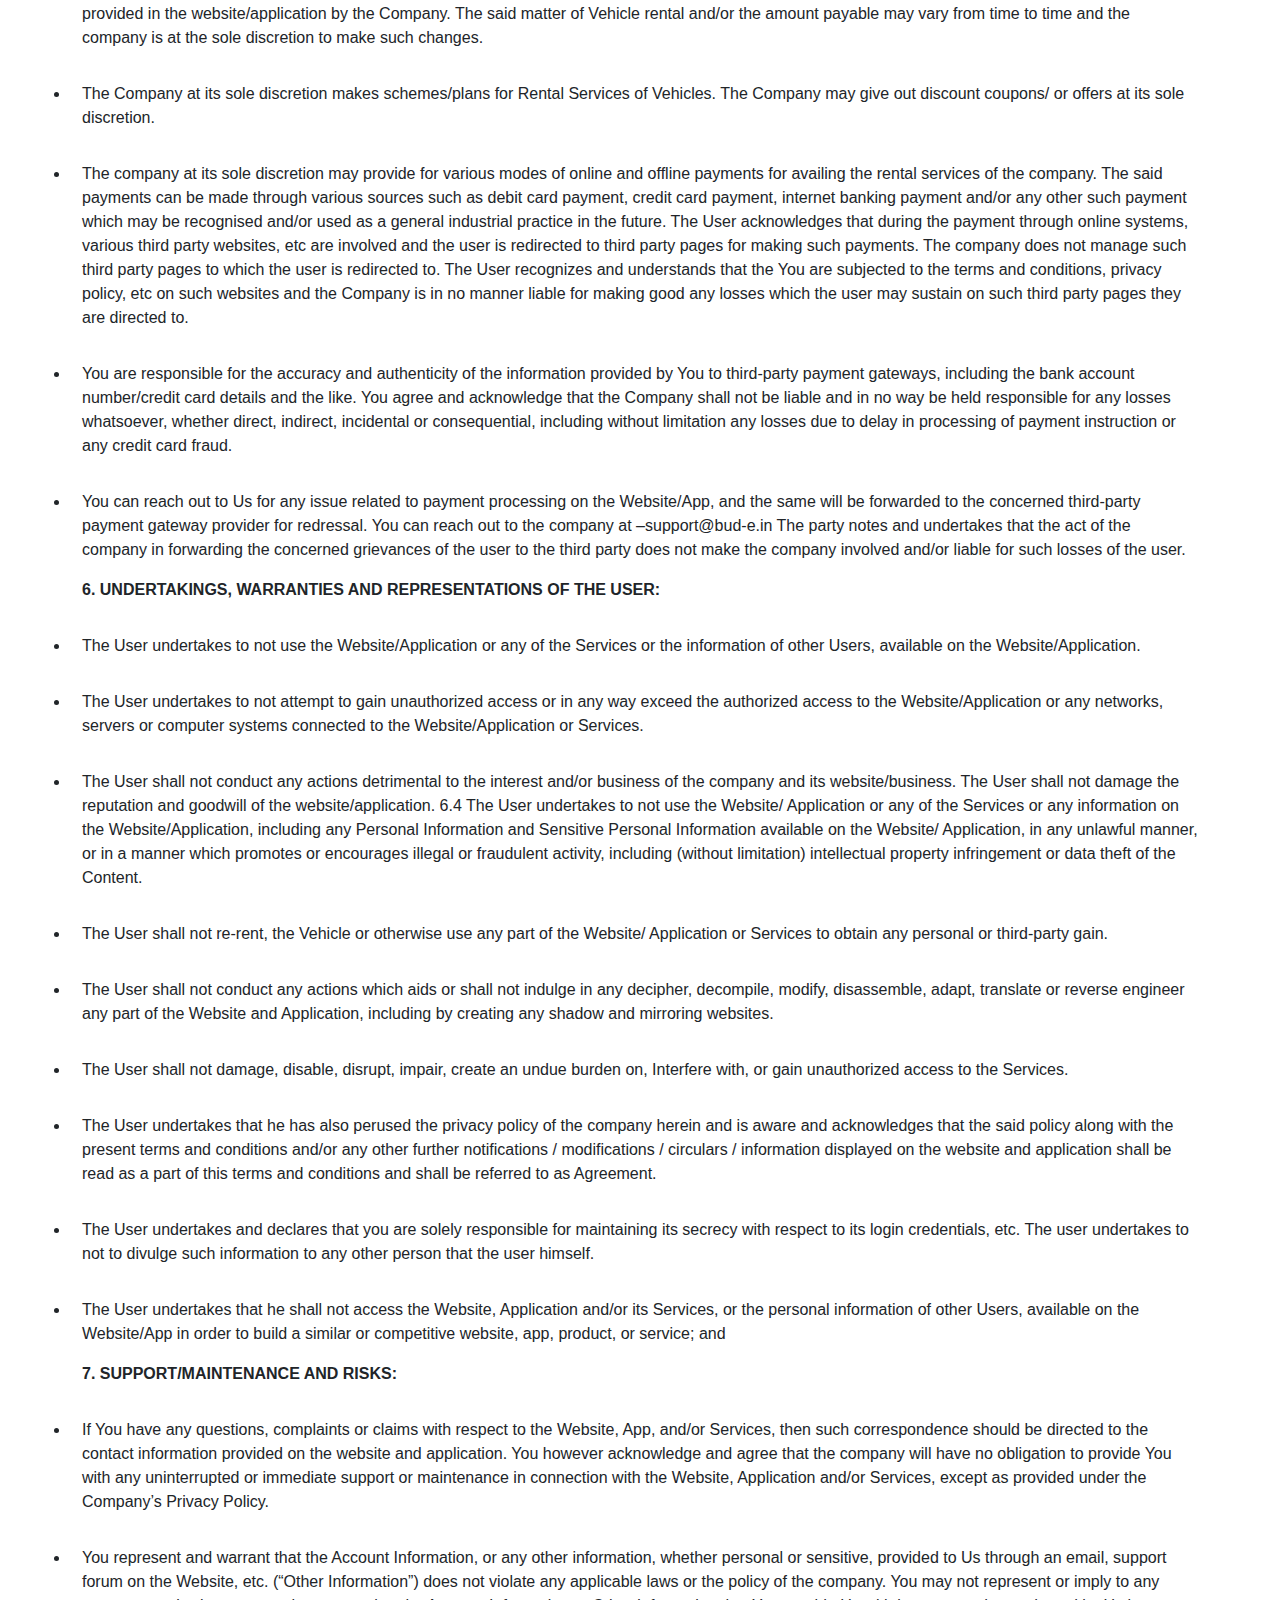
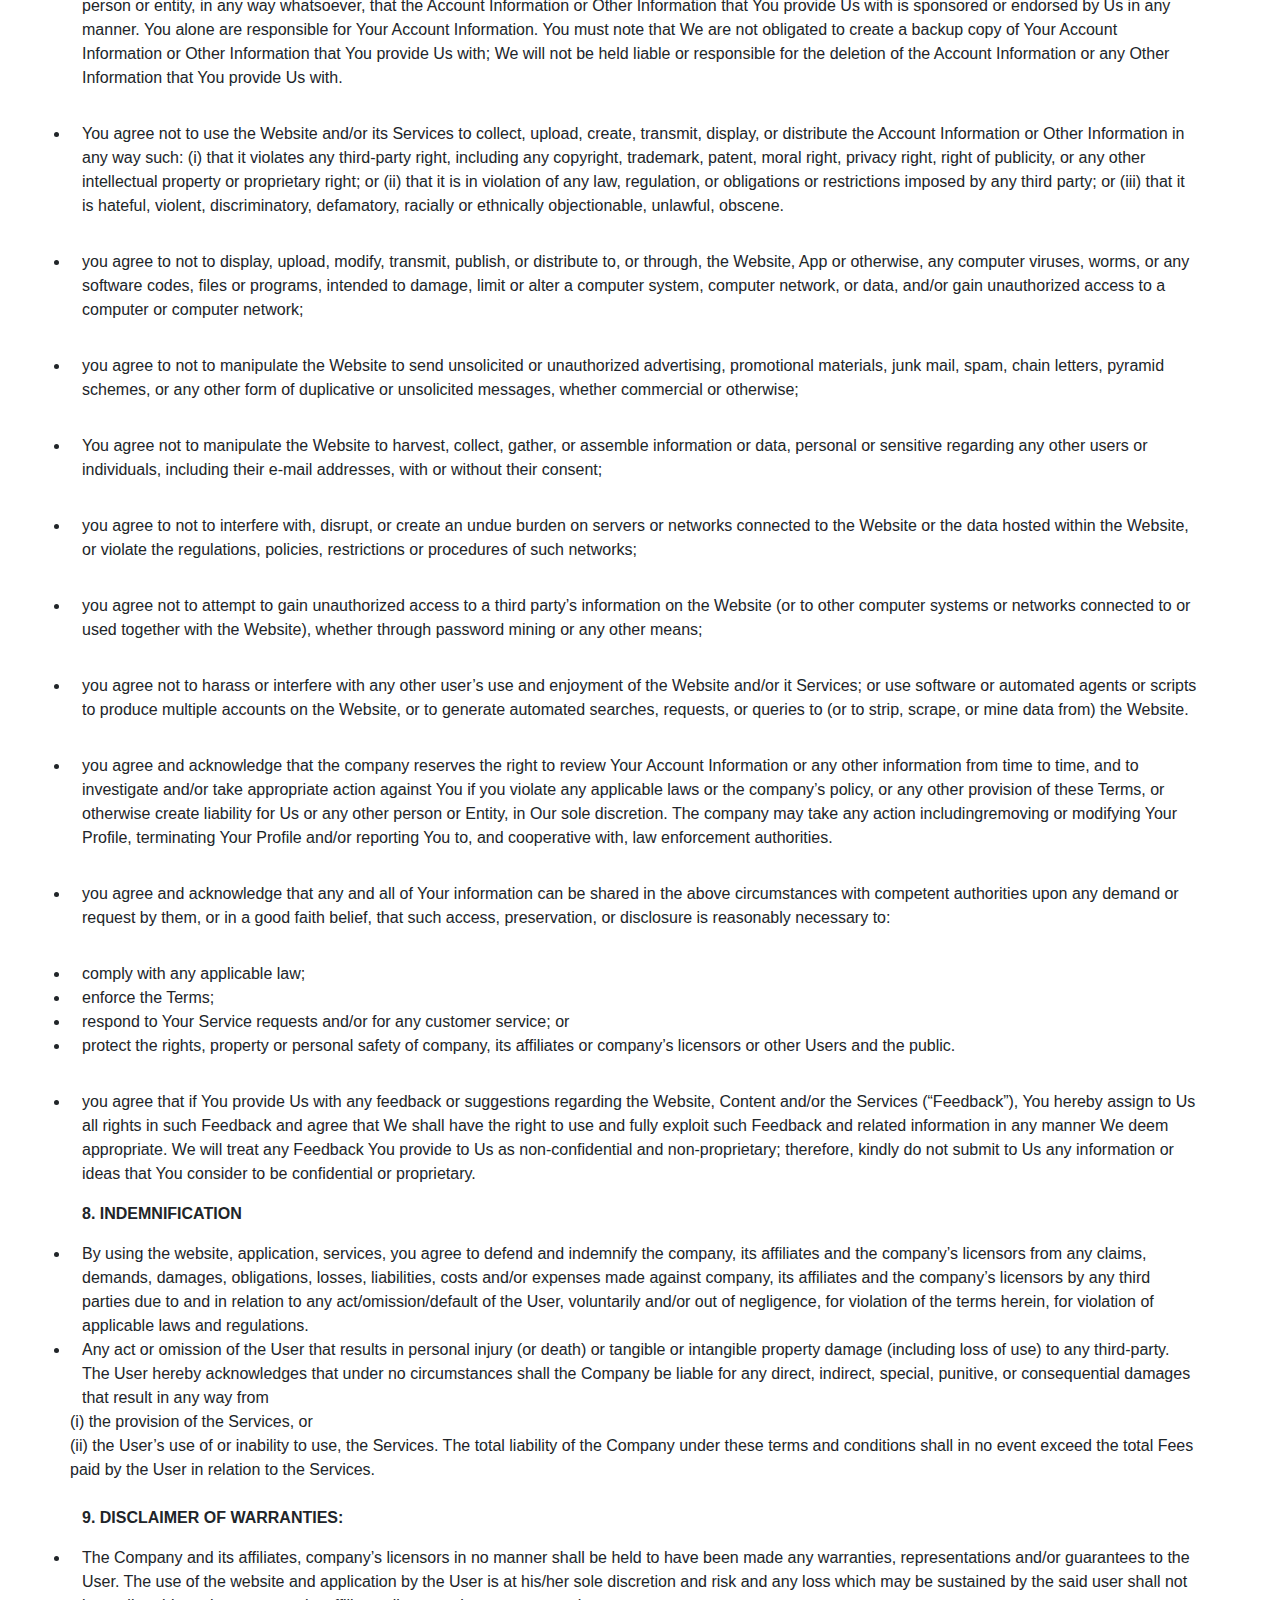
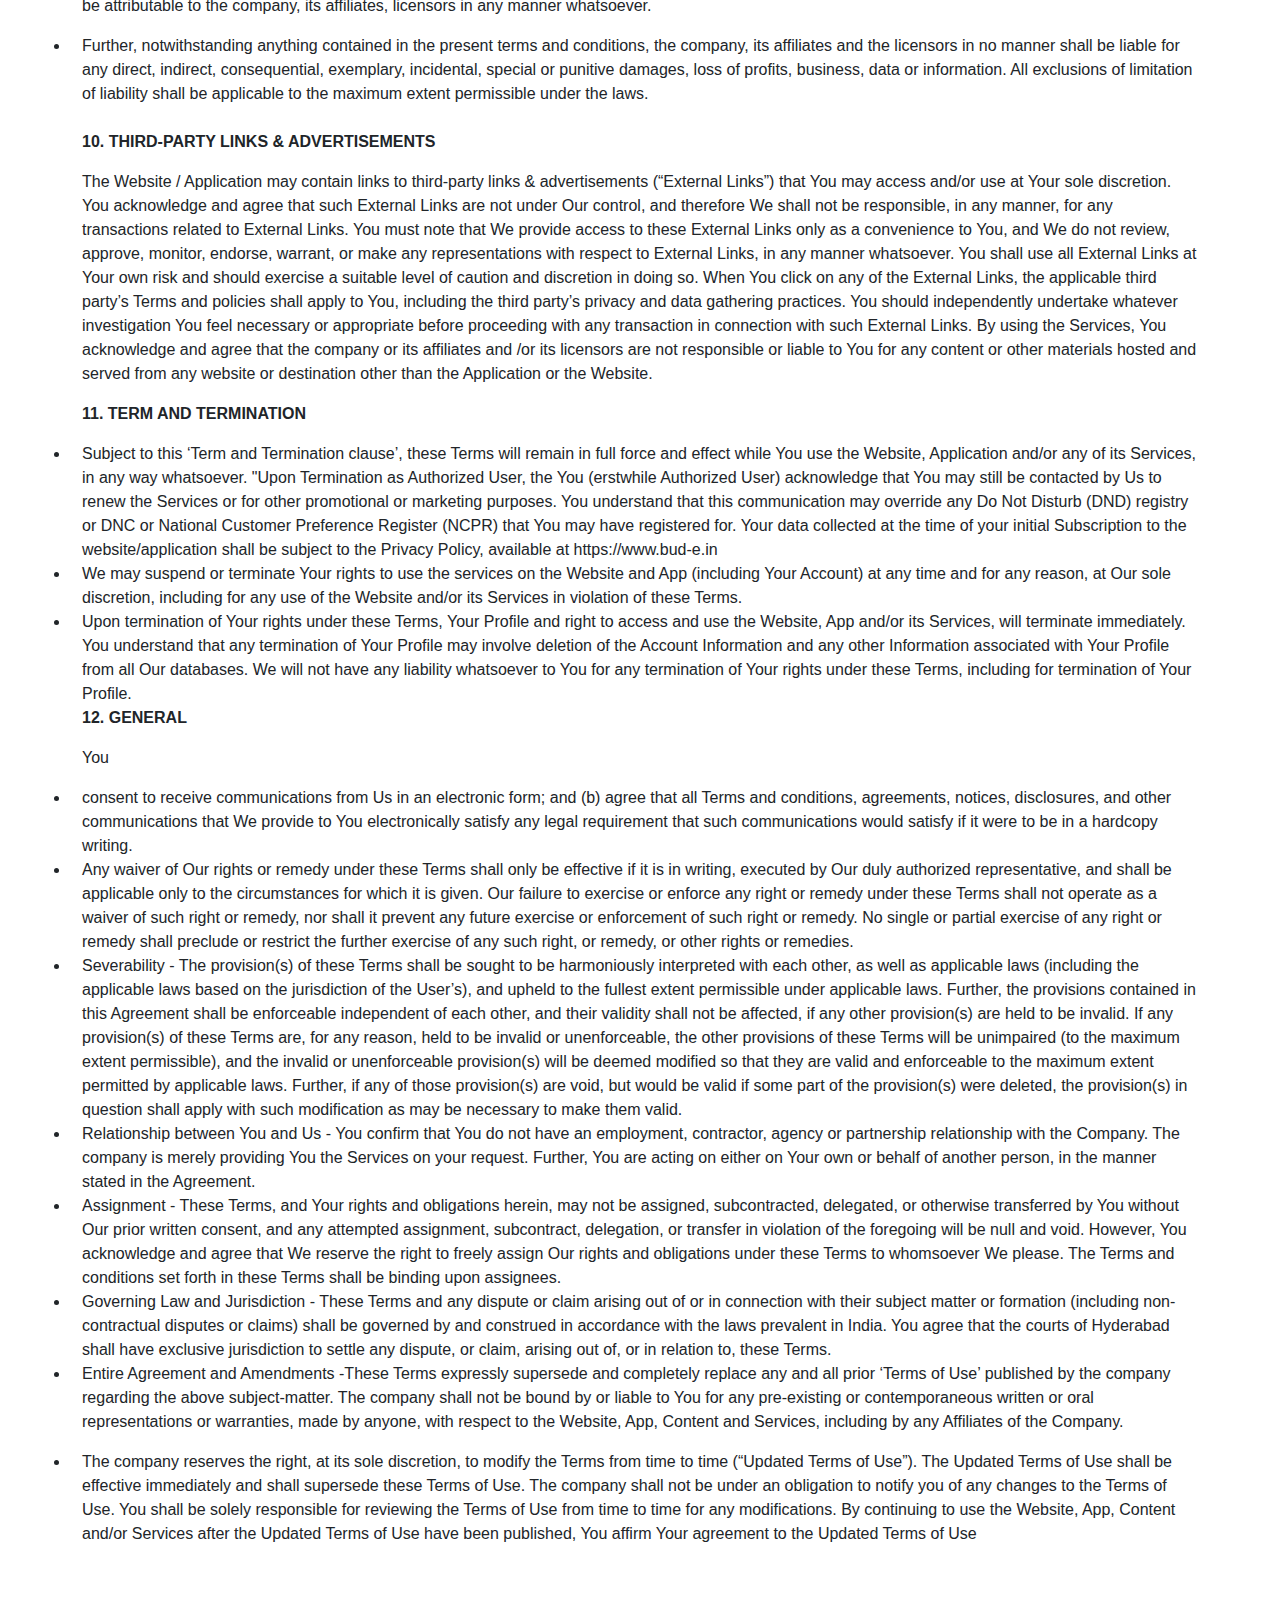
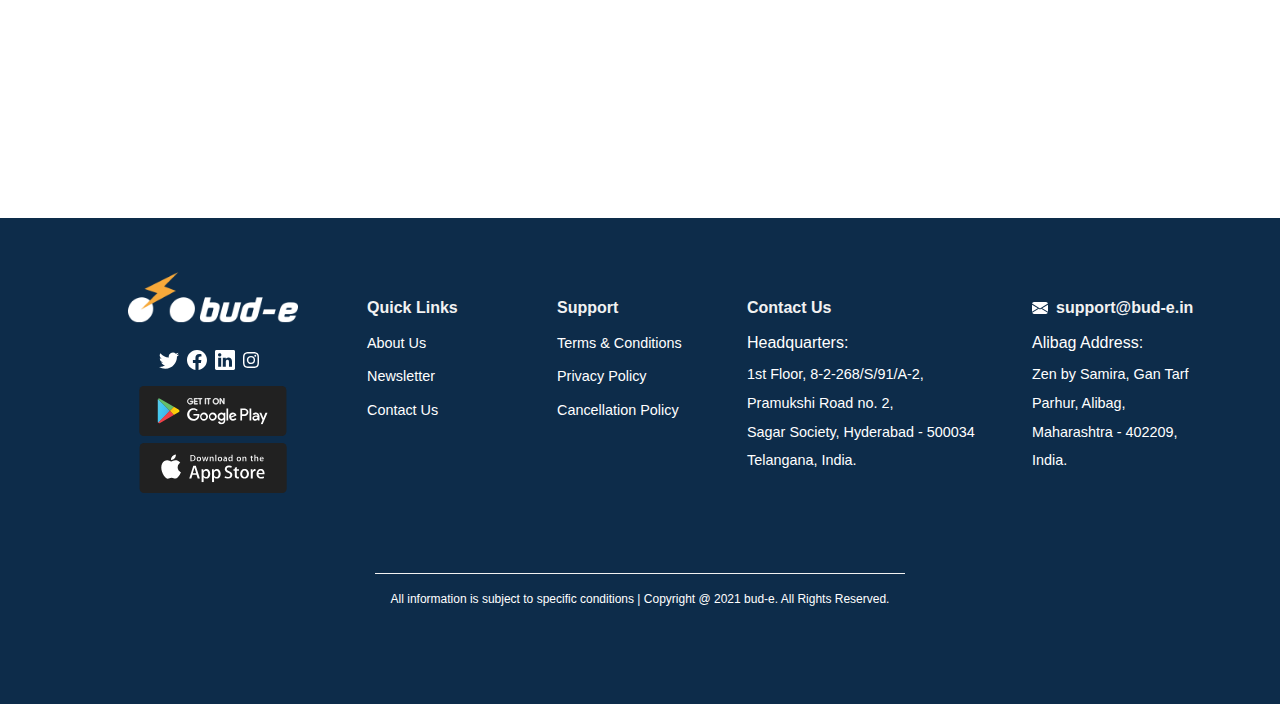
<file: terms.html>
<!DOCTYPE html>
<html lang="en">
  <head>
    <meta charset="UTF-8" />
    <meta name="viewport" content="width=device-width, initial-scale=1.0" />
    <link rel="stylesheet" href="css/bootstrap.min.css" />
    <link rel="stylesheet" href="css/main.css" />
    <title>bud-e</title>
    <link rel="shortcut icon" href="img/favicon-32x32.png"/>
  </head>
  <body>
    <nav class="navbar navbar-expand-lg navbar-light fixed-top">
      <div class="container">
        <a class="navbar-brand" href="index.html">
          <img src="img/BUD-E Logo.png" width="125px" alt="">
        </a>
        <!-- Toggle Button-->
        <button class="navbar-toggler" type="button" data-bs-toggle="collapse" data-bs-target="#navbarNav" aria-controls="navbarNav" aria-expanded="false" aria-label="Toggle navigation">
          <span class="navbar-toggler-icon"></span>
        </button>
        <!-- Main Nav-->
        <div class="main-nav collapse navbar-collapse" id="navbarNav">
         
     <li class="nav-item  dropdown">
            <a class="nav-link dropdown-toggle" href="index.html" id="navbarDropdown" role="button" data-bs-toggle="dropdown" aria-expanded="false">
              Home
            </a>
            <ul class="dropdown-menu" aria-labelledby="navbarDropdown">
              <li><a class="dropdown-item" href="http://127.0.0.1:5500/index.html#get-your-bud-e">Get your bud-e</a></li>
              <li><a class="dropdown-item" href="http://127.0.0.1:5500/index.html#features">Features</a></li>
              <li><a class="dropdown-item" href="http://127.0.0.1:5500/index.html#bud-e-20news">bud-e in News</a></li>
              <li><a class="dropdown-item" href="http://127.0.0.1:5500/index.html#The-team">The Team</a></li>
              <li><a class="dropdown-item" href="http://127.0.0.1:5500/index.html#testmonials">Testimonials</a></li>
          </ul>
            </li>
           <a href="howitworks.html">How it works?</a>
          <a href="news.html">Newsletter</a>
          <a href="about.html">About Us</a>
          <a href="contact-us.html">Contact Us</a>
          <div class="play-store">
            <img src="img/Google Play.svg">
            <img src="img/App Store.svg">
          </div>
        </div>
      </div>
    </nav>
    <!----Terms & conditions-->
    <div class="terms">
      <div class="container">
        <div class="row align-items-center justify-content-center">
          <h2 class="text-center">User Terms and Conditions</h2>
          <p>
            M/s Watts and Volts Mobility Private Limited (hereinafter
            “Company”), a company incorporated under the provisions of the
            Companies Act, 2013 (hereinafter “Us”, “We”, “Our” “bud-e” or
            “Company”, which expression includes its successors or assigns) is
            the owner of the web platform, i.e. www.bud-e.in.; the mobile
            Application under the name and style “bud-e App” and provides to its
            users, visitors and third parties various options vide ELECTRIC TWO WHEELER
            RENTAL SERVICES on the platforms owned and run by the company.
          </p>
          <p>
            <strong>1.DEFINITIONS</strong>
          </p>

          <p>
            <li> “Agreement” shall mean the Ticketing Services Agreement executed
            between the company and the Ticketing Partner (User) pursuant to which the
            Ticketing Partner has agreed to undertake Ticketing Services;</li>
          </p>

          <p>
            <li> “App/Application” shall mean the bud-e application that can be
            accessed and used by Authorized Users to avail the Services through
            the Authorized Devices.</li>
          </p>

          <p><li>
             “Authorized Devices” shall refer to the computers, televisions,
            mobiles, tablets, and other devices that are compatible and
            permitted by the Agreement for accessing Services via the App
            presently accessible to the general public and/or any such
            apparatus/gadgets which may be invented/discovered in the future and
            which are made compatible for accessing and use of the content
            provided by the company to its authorized users or to any other
            persons based on terms and conditions.</li>
          </p>

          <p>
            <li>“Acceptance” means your affirmative action of clicking on the
            box against the words “I Accept” provided at the end of these User
            T&C, by which action, you unequivocally accept the User T&C and any
            modifications thereof;</li>
          </p>

          <p>
            <li> “Applicable Law” shall mean and include any law, statute,
            ordinance, rule, regulation, guideline, policy or other
            pronouncement having the effect of law in India, as in effect or
            which may come in effect on a future date;</li>
          </p>

          <p>
            <li>“User” shall mean any natural person who signed up for rendering
            the services of the Company via App or website.</li>
          </p>

          <p>
            <li> “Profile” shall refer to the account created on Website or on
            the App that contain Your Account Information as provided by you and
            any and all such details which are provide by you to the Company.</li>
          </p>

          <p>
            <li> “Driving License” shall refer to the license issued by the State
            Government, authorizing the person specified therein to drive a
            motor vehicle.</li>
          </p>

          <p>
            <li> “Vehicle” shall refer to all the vehicles owned by the Company
            that are used to render service to the user.</li>
          </p>

          <p>
            <li> “Fee” shall refer to the amount to be paid by the User towards
            availing the services of the Company.</li>
          </p>

          <p><li> “Insurance”</li></p>

          <strong>2. TERMS AND CONDITIONS OF SERVICE; CONSENTS:</strong
          ><br /><br />

          <p>
            <li> The present Terms provide the terms and conditions applicable
            for any Users of Website, App, and/or the Services rendered by the
            company. Please note that all the terms and conditions, the privacy
            policy, the legal disclaimers and/or any other
            terms/policies/notes/disclaimers shall be read as a part and parcel
            of the present Terms of Service and shall be collectively referred
            to as Agreement.</li>
          </p>

          <p>
          <li> In order to use the Services offered by Us on Website/App, You
            are required to create a Profile and provide Us with the requested
            Account Information. You shall provide true, accurate, current and
            complete information when creating Your Profile, including the
            accurate depiction of your name, age and other mandatory details.
            Upon creating the Profile, You may use the Services subject to fully
            agreeing and abiding with the Agreement.</li>
          </p>

          <p><li>
             You acknowledge and agree that Your registration details and any
            other data collected by the company is subject to the company’s
            Privacy Policy, which you have read and accept/agree to the same as
            a part of the present agreement. In order to render the Services
            effectively, the company may collect information such as language,
            location, contact details, address, time zone where the Services are
            used, and use these to provide pick up and drop location
            recommendations, in accordance with this Agreement.</li>
          </p>

          <p><li>
             You acknowledge and agree to upload a soft copy of your Aadhaar card as
              a process of mandatory KYC approval to register.
          </li>
          </p>
          <p>
           <li> All the booking to avail the services of Our Company shall be
            made through the Website or App and the bookings shall be made
            solely by the User only. The User shall not make booking on behalf
            of another person or body corporate.</li>
          </p>

          <p>
            <li>The pre-booked vehicle shall be picked up by the User from the
            designated parking places of the company or any other parking places
            specified by the Company. In case of LTR,vehicles will be delivered
          at the user's doorstep as agreed by both parties within 30 minutes from booking time.</li>
          </p>

          <p>
            <li> The User, before picking up the vehicle, shall furnish any
            Government Authorized Identity card to the authorized person
            designated by the company for verification.</li>
          </p>

          <p>
            <li> The User agrees to maintain a minimum wallet amount of INR 200 to book a ride using bud-e.</li>
          </p>

          <p>
            <li> Both the parties agree that the vehicle will be reserved to the User for 15 minutes upon booking through bud-e app. Incase of Long Term rentals (LTR), bud-e bikes will be delivered at the doorstep to the requested customers within 30 minutes from booking time.              </p>

          <p>
            <li>The User agrees that the vehicle is used for solo riding purpose.
            The vehicle of the Company is not designed for two people. Hence,
            The User shall not carry a pillion rider. In the event of any User
            riding with a pillion rider, an amount of INR 200/- shall be imposed
            on him/her for violation of terms and conditions.</li>
          </p>

          <p>
            <li> The User agrees to use the lock mechanism provided by the
            Company only. The User is not authorized to use any other lock
            mechanism to lock the vehicle.</li>
          </p>

          <p>
            <li> It is agreed between the parties that it is the responsibility of
            the User to inspect the vehicle and inform regarding any damage to
            the Company before taking the possession of the vehicle. The Company
            is not responsible for any damage reported after taking the
            possession of the vehicle.</li>
          </p>

          <p>
            <li> The booking time of the User shall be calculated from the time
            the User takes the possession of the vehicle.</li>
          </p>

          <p>
            <li> User shall drop the vehicle at the designated parking place of
            the company or any other parking places specified by the Company.</li>
          </p>

          <p>
            <li>User shall click photographs of all sides of the vehicle and
            upload the same on the bud-e app for damage confirmation. It is the
            responsibility of the User to return the vehicle in the same
            condition as it was received.</li>
          </p>

          <p>
            <li> Both the parties agree that it is the responsible of the User
            to pay the Challan amount levied by the Traffic Police Department
            for any violation of traffic rules during the time of the booking
            period of the User.</li>
          </p>

          <p>
            <li> The max speed of the vehicle provided by the Company is only 25kmph. Therefore, a helmet or license or  registration plate is not required. Helmet usage is left to the discretion of the user. </li>
          </p>

          <p>
            <li> The User agrees to switch on the GPS settings in the Authorized
            Devices to disclose the current location in the BUD-E app to locate
            the Pick-up and Drop location of the vehicles booked by the User.</li>
          </p>

          <p>
            <li>It is the responsibility of the Company to provide the Vehicle
            with full charge at the time of the booking. Further, in an event of
            lack of charge in the vehicle, the User shall report the same
            through bud-e App.</li>
          </p>

          <p>
            <li> Both the Parties agrees that the Company is not responsible for
            any belongings of the User. However, if the User claims to  have left back
            any of their belongings in a vehicle after completing of the
            booking, the Company shall endeavour to relocate the lost belongings
            on a “best-effort” basis subject to the circumstance.</li>
          </p>

          <p>
            <li> The User agrees that in the event of any Accident, Damage and
            Vehicle failure/ breakdown, the User shall report immediately via the
            bud-e app along with the location and kind of damage. In an event of
            Vehicle failure/ breakdown, the Company shall make arrangements for
            replacing the vehicle or send a mechanic to resolve the problem.
            However, the timeline for replacement of the vehicle will be depending
            on the location of the User.</li>
          </p>

          <p>
            <li> If the User meets with an accident and further causes damage to
            the Vehicle. The User shall report the same via BUD-E app and
            further upload pictures of the Vehicle in the BUD-E app. The Company
            shall quantify the damages at the earliest possible. The User agrees
            that he/she is liable to pay the amount for damages quantified by
            the Company. Further, the User shall bear the expenses of towing of
            the Vehicle.</li>
          </p>

          <p>
            <li>In the event of Accident, any summons or notices issued by the
            concerned Police authority or Court or any other authority in
            relation to the accident and/or concerned with Vehicle while it is
            under the possession of the User, the same shall be intimated to the
            Company at the earliest of such incident. Thereafter, the User shall
            also the report the accident by describing the entire events in
            detail in writing to the Company.</li>
          </p>

          <p>
            <li>In an event of Accident involving property of any third party,
            arising then the vehicle is in the possession of the User, such User
            must file a Police Complaint in respective Police Station and
            further fill the Company incident report form. Further, the User
            shall <strong>provide the following details:</strong></li>
          </p>

          <p>
           <li>  Date, time and place of incident.</li> <br />
           <li>  License number plate of the third party.</li> <br />
           <li>  Name, Address and Driving License of the other driver.</li><br />
           <li>  Name, Address and Driving License of the owner of the Vehicle (if
            the driver is not the Owner of the vehicle).</li> <br />
           <li>  Name,addresses and phone number of the witness if any.</li><br />
          </p>

          <p>
            <li> The User agrees to cooperate with the Company during the time
            of investigation of the incident. The User’s account may be
            suspended until the investigation and recovery of damages is
            completed.</li>
          </p>

          <p>
            <li> Users are not supposed to park the vehicles in any unauthorized parking lots which are unidentifiable to the connectivity. </li>
          </p>

          <strong> 3. INTELLECTUAL PROPERTY UNDERTAKINGS</strong><br /><br />
          <p>
          <li> All the services provided by the Company are protected by the
            relevant intellectual property right laws, treaties and conventions,
            including rights arising for Trademark, Copyright, Patents, Designs,
            Trade-Secrets, etc.</li>
          </p>

          <p>
            <li> The Trademarks, copyrights and other intellectual property
            rights in the content displayed on the website and on the
            application are either owned by the Company and/or by third parties
            who hold all intellectual property rights including the copyrights
            or have transferred/licensed/assigned rights in the said to the
            Company, thereby,making the company the rightful owner of such
            rights. Therefore, you agree that you shall not create, recreate,
            copy, distribute, pirate, or make any derivative work of the
            interface without the prior explicit consent of the Company and/or
            any other third party who is the rightful owner of the said
            interface.</li>
          </p>

          <p>
            <li> The User agree that Intellectual Property Rights of the
            interface of the Website/App strictly belongs to the owner of the
            Company. The User agree not to infringe the Intellectual Property
            Rights in whatsoever manner.</li>
          </p>

          <p>
            <li>The User shall not use the Website/App to upload, post, edit,
            transmit, link or otherwise deal with any information that is
            offensive, defamatory, obscene, vulgar, excessively violent,
            blasphemous, hateful, racially and ethnically inciteful, unlawful,
            threatens public health or safety, tortious, false or misleading,
            defamatory, libelous, hateful, or discriminatory, or violates any
            applicable law in force in any manner whatsoever.</li>
          </p>

          <p>
            <li> The User shall not directly or indirectly through the use of any
            device, software, internet site, web-based service, or by any other
            means,</li>
          </p>

          <p>
            <li> remove, alter, bypass, avoid, violate, interfere with, or
            circumvent any patent, trade secret, copyright, design, trademark,
            or any other intellectual property or proprietary information
            relating to the services of the Website and the App;</li>
          </p>

          <p>
            <li> bypass any service protection or access control measure
            associated with the user service, Website, and App, including but
            not limited to, geo-filtering mechanisms, parental controls, User
            information, etc;</li>
          </p>

          <p>
            <li> Send or cause to be sent (directly or indirectly) unsolicited
            bulk messages or other unsolicited bulk communications of any kind
            through the Website or App.</li>
          </p>

          <p>
            <li> In the event of the Company being informed that the User have
            been misusing the said User Services for any other purposes as
            restrained under the present clause or agreement, the company can
            take all such actions, including injunctive reliefs to restrain you
            or your associates, etc from conducting such actions and can further
            claim for all such damages which may be sustained by the Company.</li></p>

            <p><li> Excluding Your Account Information, You acknowledge that the
            Website, App, the entire Content, Services, and all the intellectual
            property rights, including copyrights, patents, trademarks, designs,
            and trade secrets in relation to the above are solely owned by
            Company, its Affiliates and/or the company’s Licensors (“Lawful
            Owners”). </li></p>

            <p><li> Notwithstanding anything stated in the Agreement, the
            Lawful Owners own and retain any all intellectual and proprietary
            rights to the Content and Services throughout the territory of the
            world in perpetuity. These Terms do not transfer to You or any third
            party any rights, title or interests in, or to such, intellectual
            property rights, except for the limited license that is required to
            view/use the Website, Application and Services per the Agreement.</li></p>

           <p><strong>4.SYSTEMS:</strong></p><br>
           <p> The Services can be availed through certain
            Authorized Devices which the Company may approve from time to time.
            In some cases, whether an Authorized Device is (or remains) capable
            of running a Compatible System may depend on the software or
            platform provided or maintained by the relevant device manufacturer
            or other third parties. As a result, Authorized Devices that run
            Compatible System at one time may cease to run Compatible System(s)
            in the future. The Company shall not be liable in the event of any
            devise, etc being not compatible. </p>
            <p><strong>5. MEMBERSHIP AND PAYMENTS</strong> </p>
          <p><li> The services on the App and/or Website can only be availed by Authorized
            Users who conform to the provisions of this Agreement. To become an
            Authorized User, You may be required to provide Your Login
            Credentials that may contain Personal Information and Sensitive
            Personal Information, in order for you to effectively avail the
            Services. Further, in order to avail the Services as a Authorized
            User, You may be required to make certain payments in the manner
            provided in the website/application by the Company. The said matter
            of Vehicle rental and/or the amount payable may vary from time to
            time and the company is at the sole discretion to make such changes.</li></p>

          <p><li> The Company at its sole discretion makes schemes/plans for Rental
            Services of Vehicles. The Company may give out discount coupons/ or
            offers at its sole discretion.</li></p>
            <p><li>The company at its sole
            discretion may provide for various modes of online and offline
            payments for availing the rental services of the company. The said
            payments can be made through various sources such as debit card
            payment, credit card payment, internet banking payment and/or any
            other such payment which may be recognised and/or used as a general
            industrial practice in the future. The User acknowledges that during
            the payment through online systems, various third party websites,
            etc are involved and the user is redirected to third party pages for
            making such payments. The company does not manage such third party
            pages to which the user is redirected to. The User recognizes and
            understands that the You are subjected to the terms and conditions,
            privacy policy, etc on such websites and the Company is in no manner
            liable for making good any losses which the user may sustain on such
            third party pages they are directed to.</li></p>
             <p><li> You are responsible for
            the accuracy and authenticity of the information provided by You to
            third-party payment gateways, including the bank account
            number/credit card details and the like. You agree and acknowledge
            that the Company shall not be liable and in no way be held
            responsible for any losses whatsoever, whether direct, indirect,
            incidental or consequential, including without limitation any losses
            due to delay in processing of payment instruction or any credit card
            fraud.</li></p>
             <p><li>You can reach out to Us for any issue related to payment
            processing on the Website/App, and the same will be forwarded to the
            concerned third-party payment gateway provider for redressal. You
            can reach out to the company at –support@bud-e.in The party notes
            and undertakes that the act of the company in forwarding the
            concerned grievances of the user to the third party does not make
            the company involved and/or liable for such losses of the user.</li></p>
            
            <p><strong>6. UNDERTAKINGS, WARRANTIES AND REPRESENTATIONS OF THE USER:</strong></p>
            <p><li> The
            User undertakes to not use the Website/Application or any of the
            Services or the information of other Users, available on the
            Website/Application.</li></p>
            <p><li> The User undertakes to not attempt to gain
            unauthorized access or in any way exceed the authorized access to
            the Website/Application or any networks, servers or computer systems
            connected to the Website/Application or Services.</li></p>
             <p><li>The User shall
            not conduct any actions detrimental to the interest and/or business
            of the company and its website/business. The User shall not damage
            the reputation and goodwill of the website/application. 6.4 The User
            undertakes to not use the Website/ Application or any of the
            Services or any information on the Website/Application, including
            any Personal Information and Sensitive Personal Information
            available on the Website/ Application, in any unlawful manner, or in
            a manner which promotes or encourages illegal or fraudulent
            activity, including (without limitation) intellectual property
            infringement or data theft of the Content.</li></p>
             <p><li>The User shall not
            re-rent, the Vehicle or otherwise use any part of the Website/
            Application or Services to obtain any personal or third-party gain.</li></p>

            <p><li> The User shall not conduct any actions which aids
            or shall not indulge in any decipher, decompile, modify,
            disassemble, adapt, translate or reverse engineer any part of the
            Website and Application, including by creating any shadow and
            mirroring websites. </li></p>
            <p><li>The User shall not damage, disable, disrupt,
            impair, create an undue burden on, Interfere with, or gain
            unauthorized access to the Services.</li></p>
             <p><li>The User undertakes that he
            has also perused the privacy policy of the company herein and is
            aware and acknowledges that the said policy along with the present
            terms and conditions and/or any other further notifications /
            modifications / circulars / information displayed on the website and
            application shall be read as a part of this terms and conditions and
            shall be referred to as Agreement.</li></p>
             <p><li> The User undertakes and
            declares that you are solely responsible for maintaining its secrecy
            with respect to its login credentials, etc. The user undertakes to
            not to divulge such information to any other person that the user
            himself.</li></p>
            <p><li>The User undertakes that he shall not access the
            Website, Application and/or its Services, or the personal
            information of other Users, available on the Website/App in order to
            build a similar or competitive website, app, product, or service;
            and </li></p>
           <p><strong>7. SUPPORT/MAINTENANCE AND RISKS:</strong></p>
            <p><li>If You have any questions,
            complaints or claims with respect to the Website, App, and/or
            Services, then such correspondence should be directed to the contact
            information provided on the website and application. You however
            acknowledge and agree that the company will have no obligation to
            provide You with any uninterrupted or immediate support or
            maintenance in connection with the Website, Application and/or
            Services, except as provided under the Company’s Privacy Policy.</li></p>
            
            <p><li>You represent and warrant that the Account Information, or any other
            information, whether personal or sensitive, provided to Us through
            an email, support forum on the Website, etc. (“Other Information”)
            does not violate any applicable laws or the policy of the company.
            You may not represent or imply to any person or entity, in any way
            whatsoever, that the Account Information or Other Information that
            You provide Us with is sponsored or endorsed by Us in any manner.
            You alone are responsible for Your Account Information. You must
            note that We are not obligated to create a backup copy of Your
            Account Information or Other Information that You provide Us with;
            We will not be held liable or responsible for the deletion of the
            Account Information or any Other Information that You provide Us
            with.</li></p>
             <p><li> You agree not to use the Website and/or its Services to
            collect, upload, create, transmit, display, or distribute the
            Account Information or Other Information in any way such: (i) that
            it violates any third-party right, including any copyright,
            trademark, patent, moral right, privacy right, right of publicity,
            or any other intellectual property or proprietary right; or (ii)
            that it is in violation of any law, regulation, or obligations or
            restrictions imposed by any third party; or (iii) that it is
            hateful, violent, discriminatory, defamatory, racially or ethnically
            objectionable, unlawful, obscene.</li></p>
             <p><li> you agree to not to display,
            upload, modify, transmit, publish, or distribute to, or through, the
            Website, App or otherwise, any computer viruses, worms, or any
            software codes, files or programs, intended to damage, limit or
            alter a computer system, computer network, or data, and/or gain
            unauthorized access to a computer or computer network;</li></p>
             <p><li> you agree
            to not to manipulate the Website to send unsolicited or unauthorized
            advertising, promotional materials, junk mail, spam, chain letters,
            pyramid schemes, or any other form of duplicative or unsolicited
            messages, whether commercial or otherwise;</li></p>
             <p><li>You agree not to
            manipulate the Website to harvest, collect, gather, or assemble
            information or data, personal or sensitive regarding any other users
            or individuals, including their e-mail addresses, with or without
            their consent; </li></p>
            <p><li> you agree to not to interfere with, disrupt, or
            create an undue burden on servers or networks connected to the
            Website or the data hosted within the Website, or violate the
            regulations, policies, restrictions or procedures of such networks;</li></p>

            <p><li> you agree not to attempt to gain unauthorized access to a third
            party’s information on the Website (or to other computer systems or
            networks connected to or used together with the Website), whether
            through password mining or any other means; </li></p>
            <p><li>you agree not to
            harass or interfere with any other user’s use and enjoyment of the
            Website and/or it Services; or use software or automated agents or
            scripts to produce multiple accounts on the Website, or to generate
            automated searches, requests, or queries to (or to strip, scrape, or
            mine data from) the Website.</li></p>
             <p><li> you agree and acknowledge that the
            company reserves the right to review Your Account Information or any
            other information from time to time, and to investigate and/or take
            appropriate action against You if you violate any applicable laws or
            the company’s policy, or any other provision of these Terms, or
            otherwise create liability for Us or any other person or Entity, in
            Our sole discretion. The company may take any action
            includingremoving or modifying Your Profile, terminating Your
            Profile and/or reporting You to, and cooperative with, law
            enforcement authorities. </li></p>

            <p><li>you agree and acknowledge that any and
            all of Your information can be shared in the above circumstances
            with competent authorities upon any demand or request by them, or in
            a good faith belief, that such access, preservation, or disclosure
            is reasonably necessary to:</li></p>
             <p><li> comply with any applicable law; </li><br>
             <li> enforce the Terms; </li><br>
             <li> respond to Your Service requests and/or for
            any customer service; or </li><br>
            <li>protect the rights, property or
            personal safety of company, its affiliates or company’s licensors or
            other Users and the public. </li><br></p>
            <p><li> you agree that if You provide Us
            with any feedback or suggestions regarding the Website, Content
            and/or the Services (“Feedback”), You hereby assign to Us all rights
            in such Feedback and agree that We shall have the right to use and
            fully exploit such Feedback and related information in any manner We
            deem appropriate. We will treat any Feedback You provide to Us as
            non-confidential and non-proprietary; therefore, kindly do not
            submit to Us any information or ideas that You consider to be
            confidential or proprietary.</li></p>
            <p><strong> 8. INDEMNIFICATION</strong> </p>
            <li> By using the
            website, application, services, you agree to defend and indemnify
            the company, its affiliates and the company’s licensors from any
            claims, demands, damages, obligations, losses, liabilities, costs
            and/or expenses made against company, its affiliates and the
            company’s licensors by any third parties due to and in relation to
            any act/omission/default of the User, voluntarily and/or out of
            negligence, for violation of the terms herein, for violation of
            applicable laws and regulations. </li>
            <li> Any act or omission of the User
            that results in personal injury (or death) or tangible or intangible
            property damage (including loss of use) to any third-party. The User
            hereby acknowledges that under no circumstances shall the Company be
            liable for any direct, indirect, special, punitive, or consequential
            damages that result in any way from</li>
             (i) the provision of the
            Services, or <br>(ii) the User’s use of or inability to use, the
            Services. The total liability of the Company under these terms and
            conditions shall in no event exceed the total Fees paid by the User
            in relation to the Services.<br><br>
            <p><strong> 9. DISCLAIMER OF WARRANTIES:</strong></p>
              <li> The
            Company and its affiliates, company’s licensors in no manner shall
            be held to have been made any warranties, representations and/or
            guarantees to the User. The use of the website and application by
            the User is at his/her sole discretion and risk and any loss which
            may be sustained by the said user shall not be attributable to the
            company, its affiliates, licensors in any manner whatsoever.</li>
           <p> <li>
            Further, notwithstanding anything contained in the present terms and
            conditions, the company, its affiliates and the licensors in no
            manner shall be liable for any direct, indirect, consequential,
            exemplary, incidental, special or punitive damages, loss of profits,
            business, data or information. All exclusions of limitation of
            liability shall be applicable to the maximum extent permissible
            under the laws.</li></p><br>
            <p><strong>10. THIRD-PARTY LINKS & ADVERTISEMENTS</strong></p>
            <p> The Website /
            Application may contain links to third-party links & advertisements
            (“External Links”) that You may access and/or use at Your sole
            discretion. You acknowledge and agree that such External Links are
            not under Our control, and therefore We shall not be responsible, in
            any manner, for any transactions related to External Links. You must
            note that We provide access to these External Links only as a
            convenience to You, and We do not review, approve, monitor, endorse,
            warrant, or make any representations with respect to External Links,
            in any manner whatsoever. You shall use all External Links at Your
            own risk and should exercise a suitable level of caution and
            discretion in doing so. When You click on any of the External Links,
            the applicable third party’s Terms and policies shall apply to You,
            including the third party’s privacy and data gathering practices.
            You should independently undertake whatever investigation You feel
            necessary or appropriate before proceeding with any transaction in
            connection with such External Links. By using the Services, You
            acknowledge and agree that the company or its affiliates and /or its
            licensors are not responsible or liable to You for any content or
            other materials hosted and served from any website or destination
            other than the Application or the Website.</p>
            <p><strong> 11. TERM AND TERMINATION</strong></p>
            <li> Subject to this ‘Term and Termination clause’, these Terms
            will remain in full force and effect while You use the Website,
            Application and/or any of its Services, in any way whatsoever. "Upon
            Termination as Authorized User, the You (erstwhile Authorized User)
            acknowledge that You may still be contacted by Us to renew the
            Services or for other promotional or marketing purposes. You
            understand that this communication may override any Do Not Disturb
            (DND) registry or DNC or National Customer Preference Register
            (NCPR) that You may have registered for. Your data collected at the
            time of your initial Subscription to the website/application shall
            be subject to the Privacy Policy, available at https://www.bud-e.in</li>
            <li> We may suspend or terminate Your rights to use the services on
            the Website and App (including Your Account) at any time and for any
            reason, at Our sole discretion, including for any use of the Website
            and/or its Services in violation of these Terms.</li>
             <li> Upon
            termination of Your rights under these Terms, Your Profile and right
            to access and use the Website, App and/or its Services, will
            terminate immediately. You understand that any termination of Your
            Profile may involve deletion of the Account Information and any
            other Information associated with Your Profile from all Our
            databases. We will not have any liability whatsoever to You for any
            termination of Your rights under these Terms, including for
            termination of Your Profile.</li>
            <p><strong> 12. GENERAL </strong></p>
             <p>You </p>
               <li>consent to
            receive communications from Us in an electronic form; and (b) agree
            that all Terms and conditions, agreements, notices, disclosures, and
            other communications that We provide to You electronically satisfy
            any legal requirement that such communications would satisfy if it
            were to be in a hardcopy writing.</li>
             <li> Any waiver of Our rights or
            remedy under these Terms shall only be effective if it is in
            writing, executed by Our duly authorized representative, and shall
            be applicable only to the circumstances for which it is given. Our
            failure to exercise or enforce any right or remedy under these Terms
            shall not operate as a waiver of such right or remedy, nor shall it
            prevent any future exercise or enforcement of such right or remedy.
            No single or partial exercise of any right or remedy shall preclude
            or restrict the further exercise of any such right, or remedy, or
            other rights or remedies. 
            </li>
            <li> Severability - The provision(s) of
            these Terms shall be sought to be harmoniously interpreted with each
            other, as well as applicable laws (including the applicable laws
            based on the jurisdiction of the User’s), and upheld to the fullest
            extent permissible under applicable laws. Further, the provisions
            contained in this Agreement shall be enforceable independent of each
            other, and their validity shall not be affected, if any other
            provision(s) are held to be invalid. If any provision(s) of these
            Terms are, for any reason, held to be invalid or unenforceable, the
            other provisions of these Terms will be unimpaired (to the maximum
            extent permissible), and the invalid or unenforceable provision(s)
            will be deemed modified so that they are valid and enforceable to
            the maximum extent permitted by applicable laws. Further, if any of
            those provision(s) are void, but would be valid if some part of the
            provision(s) were deleted, the provision(s) in question shall apply
            with such modification as may be necessary to make them valid.</li>
             <li>
            Relationship between You and Us - You confirm that You do not have
            an employment, contractor, agency or partnership relationship with
            the Company. The company is merely providing You the Services on
            your request. Further, You are acting on either on Your own or
            behalf of another person, in the manner stated in the Agreement.</li>
            <li> Assignment - These Terms, and Your rights and obligations
            herein, may not be assigned, subcontracted, delegated, or otherwise
            transferred by You without Our prior written consent, and any
            attempted assignment, subcontract, delegation, or transfer in
            violation of the foregoing will be null and void. However, You
            acknowledge and agree that We reserve the right to freely assign Our
            rights and obligations under these Terms to whomsoever We please.
            The Terms and conditions set forth in these Terms shall be binding
            upon assignees.</li>
             <li> Governing Law and Jurisdiction - These Terms
            and any dispute or claim arising out of or in connection with their
            subject matter or formation (including non-contractual disputes or
            claims) shall be governed by and construed in accordance with the
            laws prevalent in India. You agree that the courts of Hyderabad
            shall have exclusive jurisdiction to settle any dispute, or claim,
            arising out of, or in relation to, these Terms.</li>
             <li> Entire
            Agreement and Amendments -These Terms expressly supersede and
            completely replace any and all prior ‘Terms of Use’ published by the
            company regarding the above subject-matter. The company shall not be
            bound by or liable to You for any pre-existing or contemporaneous
            written or oral representations or warranties, made by anyone, with
            respect to the Website, App, Content and Services, including by any
            Affiliates of the Company. 
            <p><li>The company reserves the right, at its
            sole discretion, to modify the Terms from time to time (“Updated
            Terms of Use”). The Updated Terms of Use shall be effective
            immediately and shall supersede these Terms of Use. The company
            shall not be under an obligation to notify you of any changes to the
            Terms of Use. You shall be solely responsible for reviewing the
            Terms of Use from time to time for any modifications. By continuing
            to use the Website, App, Content and/or Services after the Updated
            Terms of Use have been published, You affirm Your agreement to the
            Updated Terms of Use</li>
          </p>
        </div>
      </div>
    </div>
    <!--footer-->
<footer>
  <div class="container">
    <div class="row">
      <div class="col-lg-3 col-md-12 col-xs-12 text-center foot">
    <img src="img/footer-logo.png" alt="">
    <div class="social pt-4">
      <p><a href="https://twitter.com/bude4u"><svg xmlns="http://www.w3.org/2000/svg" width="20" height="20" fill="currentColor" class="bi bi-twitter" viewBox="0 0 16 16">
        <path d="M5.026 15c6.038 0 9.341-5.003 9.341-9.334 0-.14 0-.282-.006-.422A6.685 6.685 0 0 0 16 3.542a6.658 6.658 0 0 1-1.889.518 3.301 3.301 0 0 0 1.447-1.817 6.533 6.533 0 0 1-2.087.793A3.286 3.286 0 0 0 7.875 6.03a9.325 9.325 0 0 1-6.767-3.429 3.289 3.289 0 0 0 1.018 4.382A3.323 3.323 0 0 1 .64 6.575v.045a3.288 3.288 0 0 0 2.632 3.218 3.203 3.203 0 0 1-.865.115 3.23 3.23 0 0 1-.614-.057 3.283 3.283 0 0 0 3.067 2.277A6.588 6.588 0 0 1 .78 13.58a6.32 6.32 0 0 1-.78-.045A9.344 9.344 0 0 0 5.026 15z"/>
      </svg></a></p>
      <p><a href="https://www.facebook.com/Bud-e-104754541668168"><svg xmlns="http://www.w3.org/2000/svg" width="20" height="20" fill="currentColor" class="bi bi-facebook" viewBox="0 0 16 16">
        <path d="M16 8.049c0-4.446-3.582-8.05-8-8.05C3.58 0-.002 3.603-.002 8.05c0 4.017 2.926 7.347 6.75 7.951v-5.625h-2.03V8.05H6.75V6.275c0-2.017 1.195-3.131 3.022-3.131.876 0 1.791.157 1.791.157v1.98h-1.009c-.993 0-1.303.621-1.303 1.258v1.51h2.218l-.354 2.326H9.25V16c3.824-.604 6.75-3.934 6.75-7.951z"/>
      </svg></a></p>
      <p><a href="https://www.linkedin.com/company/bud-e/"><svg xmlns="http://www.w3.org/2000/svg" width="20" height="20" fill="currentColor" class="bi bi-linkedin" viewBox="0 0 16 16">
        <path d="M0 1.146C0 .513.526 0 1.175 0h13.65C15.474 0 16 .513 16 1.146v13.708c0 .633-.526 1.146-1.175 1.146H1.175C.526 16 0 15.487 0 14.854V1.146zm4.943 12.248V6.169H2.542v7.225h2.401zm-1.2-8.212c.837 0 1.358-.554 1.358-1.248-.015-.709-.52-1.248-1.342-1.248-.822 0-1.359.54-1.359 1.248 0 .694.521 1.248 1.327 1.248h.016zm4.908 8.212V9.359c0-.216.016-.432.08-.586.173-.431.568-.878 1.232-.878.869 0 1.216.662 1.216 1.634v3.865h2.401V9.25c0-2.22-1.184-3.252-2.764-3.252-1.274 0-1.845.7-2.165 1.193v.025h-.016a5.54 5.54 0 0 1 .016-.025V6.169h-2.4c.03.678 0 7.225 0 7.225h2.4z"/>
      </svg></a></p>
      <p><a href="https://www.instagram.com/bude4u/"> <svg xmlns="http://www.w3.org/2000/svg" width="16" height="16" fill="currentColor" class="bi bi-instagram" viewBox="0 0 16 16">
        <path d="M8 0C5.829 0 5.556.01 4.703.048 3.85.088 3.269.222 2.76.42a3.917 3.917 0 0 0-1.417.923A3.927 3.927 0 0 0 .42 2.76C.222 3.268.087 3.85.048 4.7.01 5.555 0 5.827 0 8.001c0 2.172.01 2.444.048 3.297.04.852.174 1.433.372 1.942.205.526.478.972.923 1.417.444.445.89.719 1.416.923.51.198 1.09.333 1.942.372C5.555 15.99 5.827 16 8 16s2.444-.01 3.298-.048c.851-.04 1.434-.174 1.943-.372a3.916 3.916 0 0 0 1.416-.923c.445-.445.718-.891.923-1.417.197-.509.332-1.09.372-1.942C15.99 10.445 16 10.173 16 8s-.01-2.445-.048-3.299c-.04-.851-.175-1.433-.372-1.941a3.926 3.926 0 0 0-.923-1.417A3.911 3.911 0 0 0 13.24.42c-.51-.198-1.092-.333-1.943-.372C10.443.01 10.172 0 7.998 0h.003zm-.717 1.442h.718c2.136 0 2.389.007 3.232.046.78.035 1.204.166 1.486.275.373.145.64.319.92.599.28.28.453.546.598.92.11.281.24.705.275 1.485.039.843.047 1.096.047 3.231s-.008 2.389-.047 3.232c-.035.78-.166 1.203-.275 1.485a2.47 2.47 0 0 1-.599.919c-.28.28-.546.453-.92.598-.28.11-.704.24-1.485.276-.843.038-1.096.047-3.232.047s-2.39-.009-3.233-.047c-.78-.036-1.203-.166-1.485-.276a2.478 2.478 0 0 1-.92-.598 2.48 2.48 0 0 1-.6-.92c-.109-.281-.24-.705-.275-1.485-.038-.843-.046-1.096-.046-3.233 0-2.136.008-2.388.046-3.231.036-.78.166-1.204.276-1.486.145-.373.319-.64.599-.92.28-.28.546-.453.92-.598.282-.11.705-.24 1.485-.276.738-.034 1.024-.044 2.515-.045v.002zm4.988 1.328a.96.96 0 1 0 0 1.92.96.96 0 0 0 0-1.92zm-4.27 1.122a4.109 4.109 0 1 0 0 8.217 4.109 4.109 0 0 0 0-8.217zm0 1.441a2.667 2.667 0 1 1 0 5.334 2.667 2.667 0 0 1 0-5.334z"/>
      </svg>
</a></p>
    </div>
    <div class="play-store-apps mt-4">
      <div class="google-play">
      <img src="img/Google Play.svg" width="50px" height="50px">
    </div>
    <div class="play">
     <img src="img/App Store.svg" width="50px" height="50px">
  </div>
  </div>
  </div>
   <div class="col-md-6  col-xs-12 col-lg-2 foot">
        <h4>Quick Links</h4>
        <div class="links">
          <a href="about.html">About Us</a>
      <a href="news.html">Newsletter</a>
          <a href="contact-us.html">Contact Us</a>
         </div>
      </div>
      <div class="col-md-6 col-lg-2 col-xs-12 foot">
        <h4>Support</h4>
        <div class="links">
          <a href="terms.html" target="_blank">Terms & Conditions</a>
          <a href="privacy.html" target="_blank">Privacy Policy</a>
          <a href="cancellation.html" target="_blank">Cancellation Policy</a>  
        </div>
      </div>
      <div class="col-md-6 col-lg-3 col-xs-12 foot">
        <h4>Contact Us</h4>
        <address>
         <h6>Headquarters:</h6> 
          1st Floor, 8-2-268/S/91/A-2,<br>
         Pramukshi Road no. 2,<br>
          Sagar Society, Hyderabad - 500034<br>
          Telangana, India.
   </address>
      </div>
    <div class="col-md-6 col-lg-2 col-xs-12 foot">
      <h4><svg xmlns="http://www.w3.org/2000/svg" width="16" height="16" fill="currentColor" class="bi bi-envelope-fill" viewBox="0 0 16 16">
        <path d="M.05 3.555A2 2 0 0 1 2 2h12a2 2 0 0 1 1.95 1.555L8 8.414.05 3.555zM0 4.697v7.104l5.803-3.558L0 4.697zM6.761 8.83l-6.57 4.027A2 2 0 0 0 2 14h12a2 2 0 0 0 1.808-1.144l-6.57-4.027L8 9.586l-1.239-.757zm3.436-.586L16 11.801V4.697l-5.803 3.546z"/>
      </svg>support@bud-e.in</h4>
      <address>
      <h6> Alibag Address:</h6>
      Zen by Samira,
Gan Tarf Parhur, Alibag, 
Maharashtra - 402209,<br>
 India.
      </address>
  </div></div>
  
      <div class="copy-rights">
    <p>All information is subject to specific conditions  |  Copyright @ 2021 bud-e. All Rights Reserved.</p>
  </div>
  </footer>
<script src="js/bootstrap.min.js"></script>
  </body>
</html>
</file>
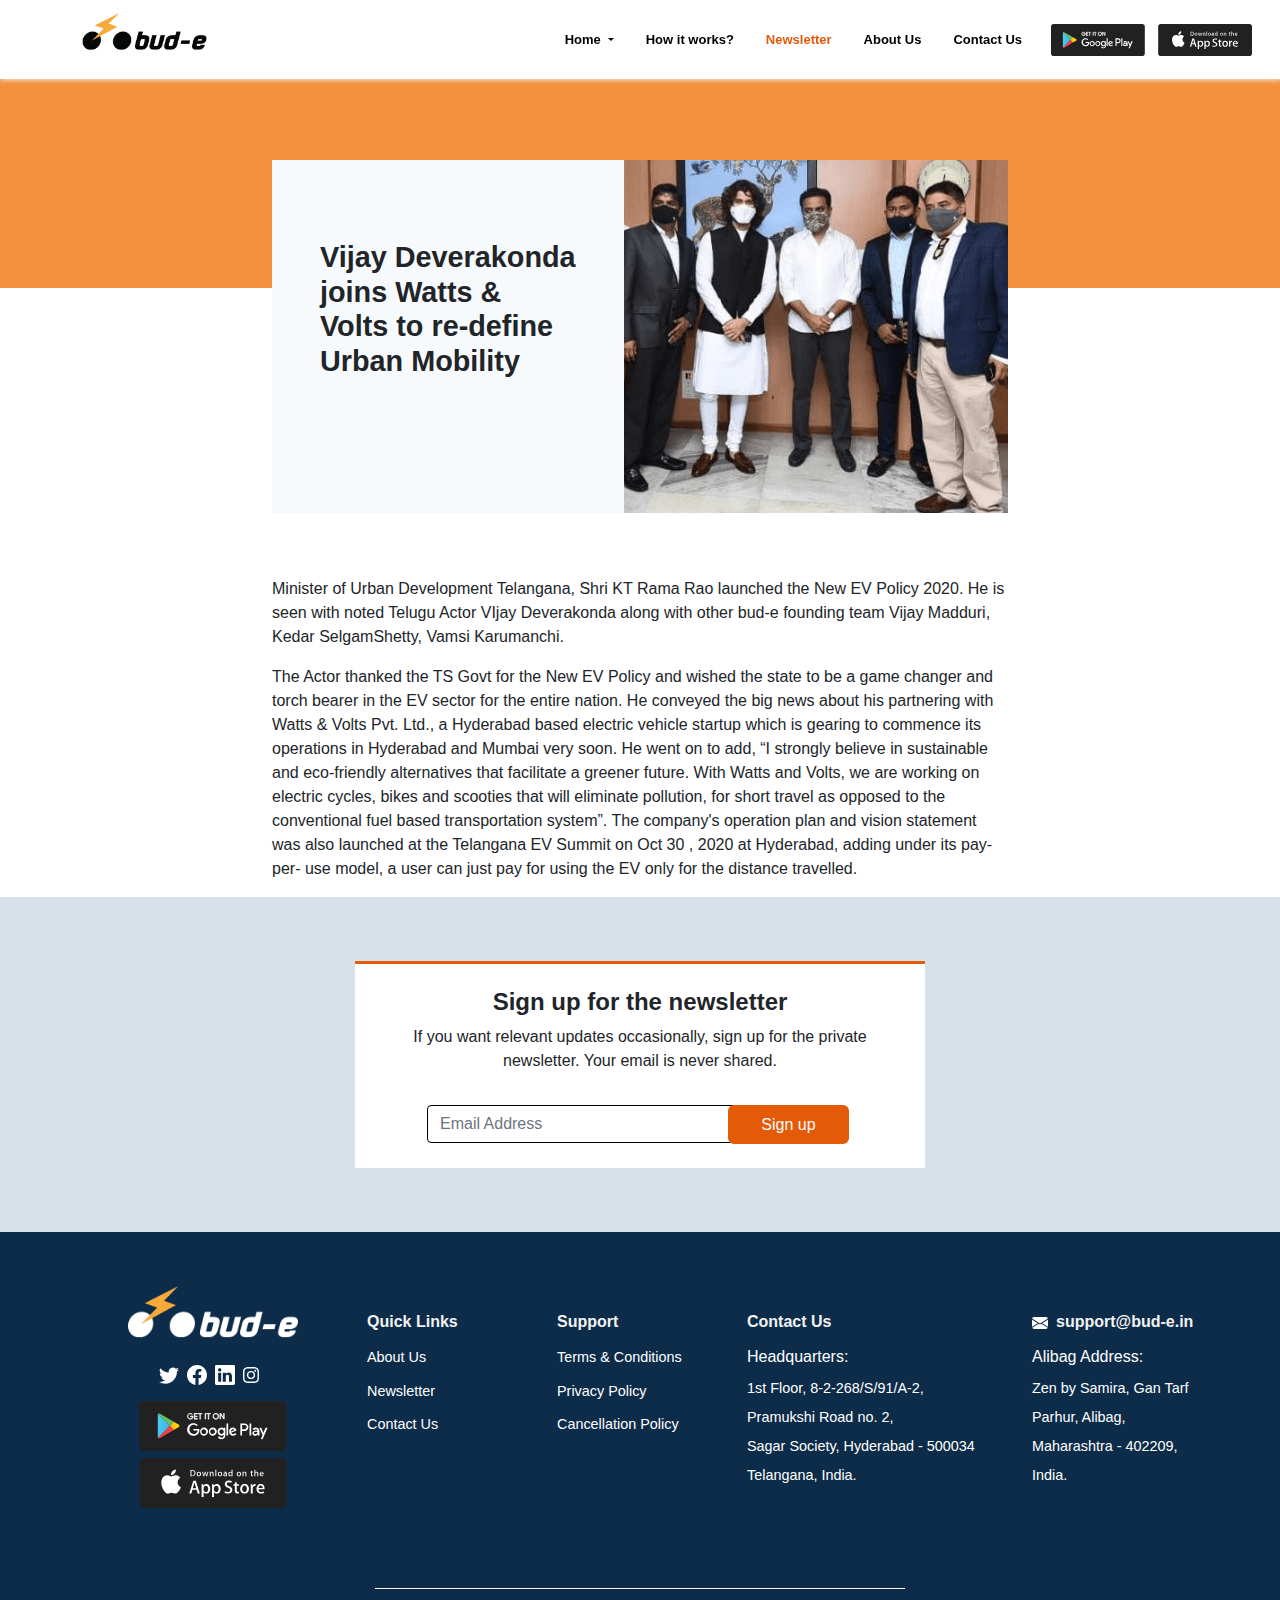
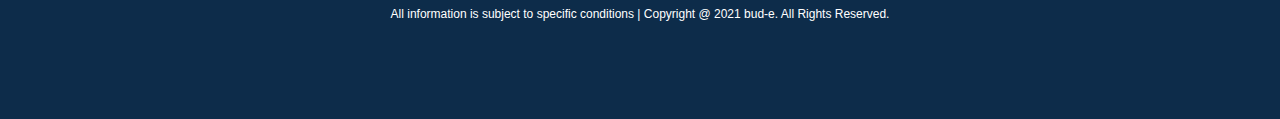
<file: Vijay Deverakonda joins bud-e.html>
<!DOCTYPE html>
<html lang="en">
<head>
    <meta charset="UTF-8">
    <meta name="viewport" content="width=device-width, initial-scale=1.0">
    <link rel="stylesheet" href="css/bootstrap.min.css">
    <link rel="stylesheet" href="css/owl.carousel.min.css">
    <link rel="stylesheet" href="css/owl.theme.default.min.css">
    <link rel="stylesheet" href="css/main.css">
    <title>bud-e</title>
   <link rel="shortcut icon" href="img/favicon-32x32.png"/>
</head>
<body>
<nav class="navbar navbar-expand-lg navbar-light fixed-top">
  <div class="container">
    <a class="navbar-brand" href="index.html">
      <img src="img/BUD-E Logo.png" width="125px" alt="">
    </a>
    <!-- Toggle Button-->
    <button class="navbar-toggler" type="button" data-bs-toggle="collapse" data-bs-target="#navbarNav" aria-controls="navbarNav" aria-expanded="false" aria-label="Toggle navigation">
      <span class="navbar-toggler-icon"></span>
    </button>
    <!-- Main Nav-->
    <div class="main-nav collapse navbar-collapse" id="navbarNav">
     <li class="nav-item  dropdown">
        <a class="nav-link dropdown-toggle" href="index.html" id="navbarDropdown" role="button" data-bs-toggle="dropdown" aria-expanded="false">
          Home
        </a>
        <ul class="dropdown-menu" aria-labelledby="navbarDropdown">
          <li><a class="dropdown-item" href="http://127.0.0.1:5500/index.html#get-your-bud-e">Get your bud-e</a></li>
          <li><a class="dropdown-item" href="http://127.0.0.1:5500/index.html#features">Features</a></li>
          <li><a class="dropdown-item" href="http://127.0.0.1:5500/index.html#bud-e-20news">bud-e in News</a></li>
          <li><a class="dropdown-item" href="http://127.0.0.1:5500/index.html#The-team">The Team</a></li>
          <li><a class="dropdown-item" href="http://127.0.0.1:5500/index.html#testmonials">Testimonials</a></li>
      </ul></li>
       <a href="howitworks.html">How it works?</a>
       <a href="news.html" class="active">Newsletter</a>
      <a href="about.html" >About Us</a>
      <a href="contact-us.html">Contact Us</a>
      <div class="play-store">
        <img src="img/Google Play.svg">
        <img src="img/App Store.svg">
      </div>
    </div>
  </div>
</nav>
<!--news letter section-->
<section class="news-sec">
    <div class="container">
        <div class="row justify-content-center">
          <div class="col-xl-8 news-section">
            <div class="news-msg">
              <h4>Vijay Deverakonda joins Watts & Volts to re-define Urban Mobility</h4>
            </div>
            <div class="news-banner">
              <img src="img/D1.png">
            </div>
          </div>
      </div>
</div>
</section>
<div class="news-vijay">
  <div class="container">
    <div class="row justify-content-center">
      <div class="col-md-8">
        <p>Minister of Urban Development Telangana, Shri KT Rama Rao launched the New EV
           Policy 2020. He is seen with noted Telugu Actor VIjay Deverakonda along with
            other bud-e founding team Vijay Madduri, Kedar SelgamShetty, Vamsi Karumanchi.
           </p>
<p>The Actor thanked the TS Govt for the New EV Policy and wished the state to be a game
   changer and torch bearer in the EV sector for the entire nation. He conveyed the big 
   news about his partnering with Watts & Volts Pvt. Ltd., a Hyderabad based electric
    vehicle startup which is gearing to commence its operations in Hyderabad and Mumbai
     very soon. 
  He went on to add, “I strongly believe in sustainable and eco-friendly alternatives
   that facilitate a greener future. With Watts and Volts, we are working on electric 
   cycles, bikes and scooties that will eliminate pollution, for short travel as opposed
    to the conventional fuel based transportation system”. The company's operation 
    plan and vision statement was also launched at the Telangana EV Summit on Oct 30
    , 2020  at Hyderabad, adding under its pay- per- use model, a user can just pay for
     using the EV only for the distance travelled.
</p>
      </div>
   </div>
</div>
</div>
<section class="sign-up">
  <div class="container">
    <div class="row align-items-center justify-content-center">
      <div class="col-md-6 sign-in p-4 text-center">
        <h4>Sign up for the newsletter</h4>
        <p>If you want relevant updates occasionally, sign up for the private newsletter. Your email is never shared. </p>
        <form>
          <div class="row pt-3">
            <div class="col text-center ms-5">
              <input type="text" class="form-control" placeholder="Email Address">
            </div>
            <div class="col text-center">
              <button type="submit" class="btn">Sign up</button>
            </div>
          </div>
        </form>
      </div>
    </div>
  </div>
</section>
<!--footer-->
<footer>
  <div class="container">
    <div class="row">
      <div class="col-lg-3 col-md-12 col-xs-12 text-center foot">
    <img src="img/footer-logo.png" alt="">
    <div class="social pt-4">
      <p><a href="https://twitter.com/bude4u"><svg xmlns="http://www.w3.org/2000/svg" width="20" height="20" fill="currentColor" class="bi bi-twitter" viewBox="0 0 16 16">
        <path d="M5.026 15c6.038 0 9.341-5.003 9.341-9.334 0-.14 0-.282-.006-.422A6.685 6.685 0 0 0 16 3.542a6.658 6.658 0 0 1-1.889.518 3.301 3.301 0 0 0 1.447-1.817 6.533 6.533 0 0 1-2.087.793A3.286 3.286 0 0 0 7.875 6.03a9.325 9.325 0 0 1-6.767-3.429 3.289 3.289 0 0 0 1.018 4.382A3.323 3.323 0 0 1 .64 6.575v.045a3.288 3.288 0 0 0 2.632 3.218 3.203 3.203 0 0 1-.865.115 3.23 3.23 0 0 1-.614-.057 3.283 3.283 0 0 0 3.067 2.277A6.588 6.588 0 0 1 .78 13.58a6.32 6.32 0 0 1-.78-.045A9.344 9.344 0 0 0 5.026 15z"/>
      </svg></a></p>
      <p><a href="https://www.facebook.com/Bud-e-104754541668168"><svg xmlns="http://www.w3.org/2000/svg" width="20" height="20" fill="currentColor" class="bi bi-facebook" viewBox="0 0 16 16">
        <path d="M16 8.049c0-4.446-3.582-8.05-8-8.05C3.58 0-.002 3.603-.002 8.05c0 4.017 2.926 7.347 6.75 7.951v-5.625h-2.03V8.05H6.75V6.275c0-2.017 1.195-3.131 3.022-3.131.876 0 1.791.157 1.791.157v1.98h-1.009c-.993 0-1.303.621-1.303 1.258v1.51h2.218l-.354 2.326H9.25V16c3.824-.604 6.75-3.934 6.75-7.951z"/>
      </svg></a></p>
      <p><a href="https://www.linkedin.com/company/bud-e/"><svg xmlns="http://www.w3.org/2000/svg" width="20" height="20" fill="currentColor" class="bi bi-linkedin" viewBox="0 0 16 16">
        <path d="M0 1.146C0 .513.526 0 1.175 0h13.65C15.474 0 16 .513 16 1.146v13.708c0 .633-.526 1.146-1.175 1.146H1.175C.526 16 0 15.487 0 14.854V1.146zm4.943 12.248V6.169H2.542v7.225h2.401zm-1.2-8.212c.837 0 1.358-.554 1.358-1.248-.015-.709-.52-1.248-1.342-1.248-.822 0-1.359.54-1.359 1.248 0 .694.521 1.248 1.327 1.248h.016zm4.908 8.212V9.359c0-.216.016-.432.08-.586.173-.431.568-.878 1.232-.878.869 0 1.216.662 1.216 1.634v3.865h2.401V9.25c0-2.22-1.184-3.252-2.764-3.252-1.274 0-1.845.7-2.165 1.193v.025h-.016a5.54 5.54 0 0 1 .016-.025V6.169h-2.4c.03.678 0 7.225 0 7.225h2.4z"/>
      </svg></a></p>
      <p><a href="https://www.instagram.com/bude4u/"> <svg xmlns="http://www.w3.org/2000/svg" width="16" height="16" fill="currentColor" class="bi bi-instagram" viewBox="0 0 16 16">
        <path d="M8 0C5.829 0 5.556.01 4.703.048 3.85.088 3.269.222 2.76.42a3.917 3.917 0 0 0-1.417.923A3.927 3.927 0 0 0 .42 2.76C.222 3.268.087 3.85.048 4.7.01 5.555 0 5.827 0 8.001c0 2.172.01 2.444.048 3.297.04.852.174 1.433.372 1.942.205.526.478.972.923 1.417.444.445.89.719 1.416.923.51.198 1.09.333 1.942.372C5.555 15.99 5.827 16 8 16s2.444-.01 3.298-.048c.851-.04 1.434-.174 1.943-.372a3.916 3.916 0 0 0 1.416-.923c.445-.445.718-.891.923-1.417.197-.509.332-1.09.372-1.942C15.99 10.445 16 10.173 16 8s-.01-2.445-.048-3.299c-.04-.851-.175-1.433-.372-1.941a3.926 3.926 0 0 0-.923-1.417A3.911 3.911 0 0 0 13.24.42c-.51-.198-1.092-.333-1.943-.372C10.443.01 10.172 0 7.998 0h.003zm-.717 1.442h.718c2.136 0 2.389.007 3.232.046.78.035 1.204.166 1.486.275.373.145.64.319.92.599.28.28.453.546.598.92.11.281.24.705.275 1.485.039.843.047 1.096.047 3.231s-.008 2.389-.047 3.232c-.035.78-.166 1.203-.275 1.485a2.47 2.47 0 0 1-.599.919c-.28.28-.546.453-.92.598-.28.11-.704.24-1.485.276-.843.038-1.096.047-3.232.047s-2.39-.009-3.233-.047c-.78-.036-1.203-.166-1.485-.276a2.478 2.478 0 0 1-.92-.598 2.48 2.48 0 0 1-.6-.92c-.109-.281-.24-.705-.275-1.485-.038-.843-.046-1.096-.046-3.233 0-2.136.008-2.388.046-3.231.036-.78.166-1.204.276-1.486.145-.373.319-.64.599-.92.28-.28.546-.453.92-.598.282-.11.705-.24 1.485-.276.738-.034 1.024-.044 2.515-.045v.002zm4.988 1.328a.96.96 0 1 0 0 1.92.96.96 0 0 0 0-1.92zm-4.27 1.122a4.109 4.109 0 1 0 0 8.217 4.109 4.109 0 0 0 0-8.217zm0 1.441a2.667 2.667 0 1 1 0 5.334 2.667 2.667 0 0 1 0-5.334z"/>
      </svg>
</a></p>
    </div>
    <div class="play-store-apps mt-4">
      <div class="google-play">
      <img src="img/Google Play.svg" width="50px" height="50px">
    </div>
    <div class="play">
     <img src="img/App Store.svg" width="50px" height="50px">
  </div>
  </div>
  </div>
   <div class="col-md-6  col-xs-12 col-lg-2 foot">
        <h4>Quick Links</h4>
        <div class="links">
          <a href="about.html">About Us</a>
          <a href="news.html">Newsletter</a>
          <a href="contact-us.html">Contact Us</a>
         </div>
      </div>
      <div class="col-md-6 col-lg-2 col-xs-12 foot">
        <h4>Support</h4>
        <div class="links">
          <a href="terms.html" target="_blank">Terms & Conditions</a>
          <a href="privacy.html" target="_blank">Privacy Policy</a>
          <a href="cancellation.html" target="_blank">Cancellation Policy</a>  
        </div>
      </div>
      <div class="col-md-6 col-lg-3 col-xs-12 foot">
        <h4>Contact Us</h4>
        <address>
         <h6>Headquarters:</h6> 
          1st Floor, 8-2-268/S/91/A-2,<br>
         Pramukshi Road no. 2,<br>
          Sagar Society, Hyderabad - 500034<br>
          Telangana, India.
   </address>
      </div>
    <div class="col-md-6 col-lg-2 col-xs-12 foot">
      <h4><svg xmlns="http://www.w3.org/2000/svg" width="16" height="16" fill="currentColor" class="bi bi-envelope-fill" viewBox="0 0 16 16">
        <path d="M.05 3.555A2 2 0 0 1 2 2h12a2 2 0 0 1 1.95 1.555L8 8.414.05 3.555zM0 4.697v7.104l5.803-3.558L0 4.697zM6.761 8.83l-6.57 4.027A2 2 0 0 0 2 14h12a2 2 0 0 0 1.808-1.144l-6.57-4.027L8 9.586l-1.239-.757zm3.436-.586L16 11.801V4.697l-5.803 3.546z"/>
      </svg>support@bud-e.in</h4>
      <address>
      <h6> Alibag Address:</h6>
      Zen by Samira,
Gan Tarf Parhur, Alibag, 
Maharashtra - 402209,<br>
 India.
      </address>
  </div></div>
  <div class="copy-rights">
    <p>All information is subject to specific conditions  |  Copyright @ 2021 bud-e. All Rights Reserved.</p>
  </div>
  </footer>
<script src="js/bootstrap.min.js"></script>
  </body></html>
</file>
<file: css/main.css>
body {
  font-family: 'Lato', sans-serif;
}

a {
  text-decoration: none;
  color: #000;
}

a:hover {
  color: #000;
}

/** Header **/
.navbar-light {
  background-color: #fff;
  -webkit-box-shadow: 1px 1px 5px #eee;
          box-shadow: 1px 1px 5px #eee;
}

.navbar-brand img {
  padding-bottom: 1rem;
}

.main-nav {
  display: -webkit-box;
  display: -ms-flexbox;
  display: flex;
  -webkit-box-pack: end;
      -ms-flex-pack: end;
          justify-content: flex-end;
  padding-top: 0.25rem;
  padding-bottom: 0.25rem;
  /** Media **/
}

.main-nav a {
  font-size: 13px;
  color: #000;
  font-weight: 600;
  text-decoration: none;
  padding: 0 1rem;
}

.main-nav a.active, .main-nav a:hover {
  color: #e35a09;
}

@media (max-width: 1024px) {
  .main-nav a {
    font-size: 10px;
  }
}

@media (max-width: 768px) {
  .main-nav .dropdown-toggle a {
    right: 0;
  }
}

.main-nav .dropdown-menu ul, .main-nav li {
  list-style-type: none;
}

.main-nav .play-store {
  display: -webkit-box;
  display: -ms-flexbox;
  display: flex;
  width: 1rem;
  height: 2rem;
  margin-right: 9rem;
}

@media (max-width: 1024px) {
  .main-nav .play-store {
    margin-right: 14rem;
  }
}

.main-nav .play-store img {
  margin-left: 0.8rem;
}

@media (max-width: 991.98px) {
  .main-nav {
    padding-top: 1.5rem;
    -webkit-transition: all 300ms ease-in-out;
    transition: all 300ms ease-in-out;
  }
}

@media (max-width: 768px) {
  .main-nav {
    -webkit-box-orient: vertical;
    -webkit-box-direction: normal;
        -ms-flex-direction: column;
            flex-direction: column;
    -webkit-box-align: start;
        -ms-flex-align: start;
            align-items: flex-start;
    padding: 0.6rem 0.5rem;
    padding-bottom: 1rem;
  }
  .main-nav a {
    padding: 10px;
    text-decoration: none;
  }
}

@media (max-width: 768px) and (max-width: 768px) {
  .main-nav a {
    font-size: 1rem;
  }
}

@media (max-width: 768px) {
  .main-nav > * {
    -webkit-box-orient: horizontal;
    -webkit-box-direction: normal;
        -ms-flex-direction: row;
            flex-direction: row;
    padding: 0.5rem 0;
  }
}

.dropdown-menu li {
  padding-bottom: 1rem;
}

.dropdown-menu a {
  font-size: 12px;
  font-weight: bold;
  color: #222;
}

.dropdown-menu a.active {
  color: #222;
}

.dropdown-menu a:hover {
  color: #e35a09;
}

@media (max-width: 600px) {
  .dropdown-menu a .dropdown-menu {
    border: 0;
    margin-top: 0rem;
    position: relative;
    top: unset;
    left: unset;
    margin-left: 1rem;
    background: transparent;
  }
  .dropdown-menu a .dropdown-menu li {
    padding-bottom: 0;
  }
  .dropdown-menu a .dropdown-menu li a {
    padding-bottom: 1rem;
  }
  .dropdown-menu a .dropdown-item:active .main-nav {
    background: #e35a09;
  }
}

/* Section */
section {
  padding-top: 5%;
  padding-bottom: 5%;
  display: -webkit-box;
  display: -ms-flexbox;
  display: flex;
  -webkit-box-align: center;
      -ms-flex-align: center;
          align-items: center;
  -webkit-box-pack: center;
      -ms-flex-pack: center;
          justify-content: center;
  overflow: hidden;
  position: relative;
  /* mobile */
}

@media (max-width: 767.98px) {
  section {
    overflow-y: auto;
  }
}

/*** Hero Banner ***/
.hero-banner {
  background-color: #d8e0ea;
  padding-top: 10%;
  padding-bottom: 5%;
  /*--animation---*/
  /** Media **/
}

.hero-banner .zoom {
  -webkit-animation: scale 10s linear infinite;
          animation: scale 10s linear infinite;
}

@-webkit-keyframes scale {
  50% {
    -webkit-transform: scale(1.2);
    transform: scale(1.2);
  }
}

@keyframes scale {
  50% {
    -webkit-transform: scale(1.2);
    transform: scale(1.2);
  }
}

@media (max-width: 780px) {
  .hero-banner {
    display: none;
  }
}

.hero-banner .bud-ebike {
  display: -webkit-box;
  display: -ms-flexbox;
  display: flex;
  -webkit-box-align: center;
      -ms-flex-align: center;
          align-items: center;
  -webkit-box-pack: center;
      -ms-flex-pack: center;
          justify-content: center;
  position: relative;
  padding: 2rem 4rem;
  /* mobile */
}

@media (max-width: 780px) {
  .hero-banner .bud-ebike {
    display: none;
  }
}

.hero-banner .bud-ebike img {
  width: 100%;
  height: auto;
}

@media (max-width: 780px) {
  .hero-banner .bud-ebike img {
    display: none;
  }
}

.hero-banner .bud-ebike .download-app {
  position: absolute;
  left: 4.5rem;
  /** Media **/
}

.hero-banner .bud-ebike .download-app .down-app {
  display: -webkit-box;
  display: -ms-flexbox;
  display: flex;
}

.hero-banner .bud-ebike .download-app .down-app .app-1 {
  border-right: 1px solid #000;
  padding-right: 10px;
  width: 35px;
}

.hero-banner .bud-ebike .download-app .down-app h6 {
  font-size: 1.2rem;
  color: #e35a09;
  font-weight: bold;
}

.hero-banner .bud-ebike .download-app h5 {
  font-weight: 900;
  font-size: 2.1rem;
  letter-spacing: 1px;
}

@media (max-width: 1024px) {
  .hero-banner .bud-ebike .download-app h5 {
    font-size: 1.8rem;
  }
}

.hero-banner .bud-ebike .download-app p {
  font-weight: 500;
  font-size: 1.2rem;
  margin-top: -10px;
  letter-spacing: 1.4px;
}

@media (max-width: 1024px) {
  .hero-banner .bud-ebike .download-app p {
    font-size: 1rem;
  }
}

.hero-banner .bud-ebike .download-app img {
  width: 25px;
}

@media (max-width: 780px) {
  .hero-banner .bud-ebike .download-app {
    bottom: -6rem;
    -ms-flex-wrap: wrap;
        flex-wrap: wrap;
    display: none;
  }
  .hero-banner .bud-ebike .download-app p {
    display: none;
  }
}

.another {
  background-color: #d8e0ea;
  padding-top: 10%;
  padding-bottom: 13%;
  height: auto;
}

@media (min-width: 800px) {
  .another {
    display: none;
  }
}

@media (max-width: 765px) {
  .another {
    padding-top: 30%;
  }
}

.another h1 {
  color: #e35a09;
  font-size: 6rem;
  font-weight: 800;
}

@media (max-width: 765px) {
  .another h1 {
    font-size: 3.5rem;
  }
}

.another img {
  width: 100%;
  max-width: 300;
}

.another .download h5 {
  font-size: 2.6rem;
  font-weight: 900;
}

.another .download img {
  width: 30px;
}

.another .download .down-ap {
  text-align: center;
}

.another .download h6 {
  font-size: 1.7rem;
  color: #e35a09;
  font-weight: 700;
}

.another .download .app-1 {
  padding-right: 10px;
  border-right: 1px solid #000;
  width: 40px;
}

.another .download p {
  margin: 0;
  text-decoration: none;
  font-weight: 500;
}

@media (max-width: 765px) {
  .another .download p {
    font-size: 1rem;
  }
}

/*----how-to-get----*/
.how-to-get {
  /*.em:hover{
  transform: rotateY(180deg);
}*/
}

.how-to-get h2 {
  font-weight: 800;
}

@media (max-width: 1024px) {
  .how-to-get .capture {
    margin-right: 2rem;
  }
}

@media (max-width: 768px) {
  .how-to-get .capture {
    text-align: center;
    margin-top: 1rem;
    margin-bottom: 3rem;
  }
}

@media (max-width: 500px) {
  .how-to-get .capture {
    display: -webkit-box;
    display: -ms-flexbox;
    display: flex;
    -webkit-box-align: center;
        -ms-flex-align: center;
            align-items: center;
    -webkit-box-pack: center;
        -ms-flex-pack: center;
            justify-content: center;
  }
}

@media (max-width: 768px) {
  .how-to-get .works {
    text-align: center;
  }
}

.how-to-get .works h6 {
  font-weight: 900;
  font-size: 1rem;
}

.how-to-get p {
  color: #7B8086;
  font-size: 15px;
  line-height: 21px;
}

/** Pick Bud-e **/
.pick-bud-e {
  padding-top: 5rem;
  padding-bottom: 0;
  padding-left: 2rem;
  padding-right: 2rem;
  padding-bottom: 0;
  -webkit-box-align: end;
      -ms-flex-align: end;
          align-items: flex-end;
}

.pick-bud-e .pick-bud-e-wrapper {
  display: -webkit-box;
  display: -ms-flexbox;
  display: flex;
  -webkit-box-align: center;
      -ms-flex-align: center;
          align-items: center;
  -webkit-box-pack: center;
      -ms-flex-pack: center;
          justify-content: center;
}

@media (max-width: 991.98px) {
  .pick-bud-e .pick-bud-e-wrapper {
    -webkit-box-orient: vertical;
    -webkit-box-direction: normal;
        -ms-flex-direction: column;
            flex-direction: column;
    -webkit-box-align: start;
        -ms-flex-align: start;
            align-items: flex-start;
  }
}

.pick-bud-e .pick-bud-e-wrapper .bud-e-info {
  background: #fff;
  -webkit-box-shadow: 0 15px 15px 2px rgba(213, 213, 213, 0.5);
          box-shadow: 0 15px 15px 2px rgba(213, 213, 213, 0.5);
  padding: 2rem;
  height: 492px;
  width: 349px;
  border-radius: 14px;
  margin-right: 15rem;
}

@media (max-width: 768px) {
  .pick-bud-e .pick-bud-e-wrapper .bud-e-info {
    margin: auto;
    width: 100%;
  }
}

.pick-bud-e .pick-bud-e-wrapper .heading {
  display: -webkit-box;
  display: -ms-flexbox;
  display: flex;
  -webkit-box-flex: 1;
      -ms-flex: 1;
          flex: 1;
}

.pick-bud-e .pick-bud-e-wrapper .heading h2 {
  font-weight: 200;
  width: 100%;
  border-bottom: 1px solid #03050a;
  color: #03050a;
  padding-bottom: 0.5rem;
}

.pick-bud-e .pick-bud-e-wrapper .heading button {
  background-color: transparent;
  border: 0;
  border-right: 1px solid #000;
  padding: 0.25rem 1rem;
  outline: 0;
  border-radius: 0;
  display: -webkit-box;
  display: -ms-flexbox;
  display: flex;
  -webkit-box-align: center;
      -ms-flex-align: center;
          align-items: center;
  -webkit-box-pack: center;
      -ms-flex-pack: center;
          justify-content: center;
  margin-top: 0.25rem;
}

.pick-bud-e .pick-bud-e-wrapper .heading button:last-child {
  border-right: 0;
}

.pick-bud-e .pick-bud-e-wrapper .heading button.active {
  color: #e35a09;
}

.pick-bud-e .pick-bud-e-wrapper .tab-content {
  -webkit-box-flex: 4;
      -ms-flex: 4;
          flex: 4;
}

.pick-bud-e .pick-bud-e-wrapper .tab-content h2 {
  font-weight: 800;
  color: #252122;
}

.pick-bud-e .pick-bud-e-wrapper .bud-e-details {
  display: -webkit-box;
  display: -ms-flexbox;
  display: flex;
  -webkit-box-flex: 3;
      -ms-flex: 3;
          flex: 3;
}

@media (max-width: 767.98px) {
  .pick-bud-e .pick-bud-e-wrapper .bud-e-details {
    -webkit-box-orient: vertical;
    -webkit-box-direction: normal;
        -ms-flex-direction: column;
            flex-direction: column;
  }
}

.pick-bud-e .pick-bud-e-wrapper .bud-e-photo {
  -ms-flex-item-align: end;
      align-self: flex-end;
  -webkit-box-flex: 3;
      -ms-flex: 3;
          flex: 3;
  margin-bottom: -1rem;
  -webkit-transform: translateX(-20%);
          transform: translateX(-20%);
  /*-----hotspot code------*/
}

@media (max-width: 768px) {
  .pick-bud-e .pick-bud-e-wrapper .bud-e-photo {
    display: none;
  }
}

@media (max-width: 991.98px) {
  .pick-bud-e .pick-bud-e-wrapper .bud-e-photo {
    -webkit-box-flex: 1;
        -ms-flex: 1;
            flex: 1;
  }
}

@media (max-width: 767.98px) {
  .pick-bud-e .pick-bud-e-wrapper .bud-e-photo {
    -webkit-box-ordinal-group: 2;
        -ms-flex-order: 1;
            order: 1;
  }
}

.pick-bud-e .pick-bud-e-wrapper .bud-e-photo img {
  width: 100%;
}

.pick-bud-e .pick-bud-e-wrapper .bud-e-photo .hotspot {
  width: 13px;
  height: 13px;
  background-color: #e35a09;
  border-radius: 50%;
  position: absolute;
  font-size: 1em;
  font-weight: bold;
  border: none;
  -webkit-box-shadow: 0 0 0 0 rgba(245, 57, 10, 0.65);
          box-shadow: 0 0 0 0 rgba(245, 57, 10, 0.65);
  border-radius: 100%;
  vertical-align: middle;
  cursor: pointer;
}

.pick-bud-e .pick-bud-e-wrapper .bud-e-photo .hotspot:hover {
  -webkit-animation: wave 1s infinite cubic-bezier(0, 0, 0, 0);
  animation: wave 1s infinite cubic-bezier(0, 0, 0, 0);
  color: #000;
}

@-webkit-keyframes wave {
  to {
    -webkit-box-shadow: 0 0 0 5px rgba(255, 255, 255, 0);
            box-shadow: 0 0 0 5px rgba(255, 255, 255, 0);
  }
}

@keyframes wave {
  to {
    -webkit-box-shadow: 0 0 0 5px rgba(255, 255, 255, 0);
            box-shadow: 0 0 0 5px rgba(255, 255, 255, 0);
  }
}

.pick-bud-e .pick-bud-e-wrapper .bud-e-photo .hotspot::before {
  content: attr(text);
  width: -webkit-max-content;
  width: -moz-max-content;
  width: max-content;
  position: absolute;
  display: none;
}

.pick-bud-e .pick-bud-e-wrapper .bud-e-photo .hotspot::after {
  display: none;
  font-size: 0.75rem;
}

.pick-bud-e .pick-bud-e-wrapper .bud-e-photo .hotspot:hover::before,
.pick-bud-e .pick-bud-e-wrapper .bud-e-photo .hotspot:hover::after {
  display: block;
}

.pick-bud-e .pick-bud-e-wrapper .bud-e-photo .one {
  left: 51%;
  bottom: 25%;
}

.pick-bud-e .pick-bud-e-wrapper .bud-e-photo .one::before {
  position: absolute;
  content: "";
  width: 170px;
  height: 30px;
  border-left: 1px solid #333;
  top: -25px;
  left: 6px;
  border-top: 1px solid #333;
}

.pick-bud-e .pick-bud-e-wrapper .bud-e-photo .one::after {
  position: absolute;
  content: "Telescopic and hydraulic spring-loaded suspension";
  top: -34px;
  left: 190px;
  width: 150px;
  font-weight: 300;
}

.pick-bud-e .pick-bud-e-wrapper .bud-e-photo .two {
  left: 54%;
  bottom: 38%;
}

.pick-bud-e .pick-bud-e-wrapper .bud-e-photo .two::before {
  position: absolute;
  content: "";
  width: 170px;
  height: 40px;
  border-left: 1px solid #333;
  top: -50px;
  left: 6px;
  border-top: 1px solid #333;
}

.pick-bud-e .pick-bud-e-wrapper .bud-e-photo .two::after {
  position: absolute;
  content: "Telescopic and hydraulic spring-loaded suspension";
  top: -60px;
  left: 185px;
  width: 150px;
  font-weight: 300;
}

.pick-bud-e .pick-bud-e-wrapper .bud-e-photo .three {
  bottom: 53%;
  left: 44%;
  left: 42%;
}

.pick-bud-e .pick-bud-e-wrapper .bud-e-photo .three::before {
  position: absolute;
  content: "";
  width: 10px;
  height: 180px;
  border-right: 1px solid #333;
  top: -180px;
  left: -1px;
  border-top: 1px solid #333;
}

.pick-bud-e .pick-bud-e-wrapper .bud-e-photo .three::after {
  position: absolute;
  content: " Telescopic and hydraulic spring-loaded suspension";
  top: -200px;
  left: -146px;
  width: 150px;
  font-weight: 300;
  background: #222222dd;
  color: #fff;
  padding: 8px 10px;
  border-radius: 10px;
}

@media (max-width: 1024px) {
  .pick-bud-e .pick-bud-e-wrapper .bud-e-photo .three::after {
    width: 80px;
    left: -80px;
  }
}

.pick-bud-e .pick-bud-e-wrapper .bud-e-photo .four {
  bottom: 60%;
  left: 42%;
  left: 40%;
}

.pick-bud-e .pick-bud-e-wrapper .bud-e-photo .four::before {
  position: absolute;
  content: "";
  width: 10px;
  height: 200px;
  border-right: 1px solid #333;
  top: -200px;
  left: 1px;
  border-top: 1px solid #333;
}

.pick-bud-e .pick-bud-e-wrapper .bud-e-photo .four::after {
  position: absolute;
  content: "Aero-dynamic frontal Batman themed view";
  top: -220px;
  left: -145px;
  width: 150px;
  font-weight: 300;
  background: #222222dd;
  color: #fff;
  padding: 8px 10px;
  border-radius: 10px;
}

@media (max-width: 1024px) {
  .pick-bud-e .pick-bud-e-wrapper .bud-e-photo .four::after {
    width: 80px;
    left: -80px;
  }
}

.pick-bud-e .pick-bud-e-wrapper .bud-e-photo .five {
  bottom: 69%;
  left: 40%;
}

.pick-bud-e .pick-bud-e-wrapper .bud-e-photo .five::before {
  position: absolute;
  content: "";
  width: 30px;
  height: 92px;
  border-right: 1px solid #333;
  top: -94px;
  left: -23px;
  border-top: 1px solid #333;
}

.pick-bud-e .pick-bud-e-wrapper .bud-e-photo .five::after {
  position: absolute;
  content: " A Smart dock-less/key-less electrical vehicle powered by state-of-the-art IoT technology";
  top: -100px;
  left: -170px;
  width: 150px;
  font-weight: 300;
}

.pick-bud-e .pick-bud-e-wrapper .bud-e-photo .six {
  bottom: 85%;
  left: 62%;
}

.pick-bud-e .pick-bud-e-wrapper .bud-e-photo .six::before {
  position: absolute;
  content: "";
  width: 30px;
  height: 110px;
  border-right: 1px solid #333;
  top: -107px;
  left: -23px;
  border-top: 1px solid #333;
}

.pick-bud-e .pick-bud-e-wrapper .bud-e-photo .six::after {
  position: absolute;
  content: " 'Find the Bike' feature with hazard lights and hooter blow";
  top: -139px;
  left: -165px;
  width: 143px;
  font-weight: 300;
  background: #222222dd;
  color: #fff;
  padding: 8px 10px;
  border-radius: 10px;
}

.pick-bud-e .pick-bud-e-wrapper .bud-e-photo .seven {
  bottom: 65%;
  left: 62%;
}

.pick-bud-e .pick-bud-e-wrapper .bud-e-photo .seven::before {
  position: absolute;
  content: "";
  width: 60px;
  height: 150px;
  border-left: 1px solid #333;
  top: -150px;
  left: 6px;
  border-top: 1px solid #333;
}

.pick-bud-e .pick-bud-e-wrapper .bud-e-photo .seven::after {
  position: absolute;
  content: "Telescopic and hydraulic spring-loaded suspension";
  top: -160px;
  left: 80px;
  width: 150px;
  font-weight: 300;
}

.pick-bud-e .pick-bud-e-wrapper .bud-e-photo .eight {
  bottom: 99%;
  left: 52%;
}

.pick-bud-e .pick-bud-e-wrapper .bud-e-photo .eight::before {
  position: absolute;
  content: "";
  width: 20px;
  height: 80px;
  border-right: 1px solid #333;
  top: -82px;
  left: -14px;
  border-top: 1px solid #333;
}

.pick-bud-e .pick-bud-e-wrapper .bud-e-photo .eight::after {
  position: absolute;
  content: "Protection for display panel with acrylic sheet";
  top: -112px;
  left: -160px;
  width: 150px;
  font-weight: 300;
  background: #222222dd;
  color: #fff;
  padding: 8px 10px;
  border-radius: 10px;
}

.pick-bud-e .pick-bud-e-wrapper .bud-e-photo .nine {
  bottom: 64%;
  left: 75%;
}

.pick-bud-e .pick-bud-e-wrapper .bud-e-photo .nine::before {
  position: absolute;
  content: "";
  width: 30px;
  height: 80px;
  border-left: 1px solid #333;
  top: -76px;
  left: 7px;
  border-top: 1px solid #333;
}

.pick-bud-e .pick-bud-e-wrapper .bud-e-photo .nine::after {
  position: absolute;
  content: "Ensured Safety with anti-theft alarm";
  top: -96px;
  left: 36px;
  width: 150px;
  font-weight: 300;
  background: #222222dd;
  color: #fff;
  padding: 8px 10px;
  border-radius: 10px;
}

.pick-bud-e .pick-bud-e-wrapper .bud-e-photo .ten {
  bottom: 80%;
  left: 72%;
}

.pick-bud-e .pick-bud-e-wrapper .bud-e-photo .ten::before {
  position: absolute;
  content: "";
  width: 30px;
  height: 80px;
  border-left: 1px solid #333;
  top: -82px;
  left: 6px;
  border-top: 1px solid #333;
}

.pick-bud-e .pick-bud-e-wrapper .bud-e-photo .ten::after {
  position: absolute;
  content: "Ergonomically designed seat for a solo rider";
  top: -105px;
  left: 36px;
  width: 150px;
  font-weight: 300;
  background: #222222dd;
  color: #fff;
  padding: 8px 10px;
  border-radius: 10px;
}

.pick-bud-e .pick-bud-e-wrapper .bud-e-info {
  padding-bottom: 2rem;
  padding-top: 2rem;
}

.pick-bud-e .pick-bud-e-wrapper .bud-e-info h3 {
  font-weight: 700;
  margin-bottom: 1rem;
  font-size: 24px;
  color: #252122;
}

.pick-bud-e .pick-bud-e-wrapper .bud-e-info .info-list p {
  font-size: 18px;
  font-weight: 400;
  padding-bottom: 0.75rem;
  color: #252122;
}

.pick-bud-e .pick-bud-e-wrapper .bud-e-info .info-list p:last-child {
  border-bottom: 0;
}

.pick-bud-e .pick-bud-e-wrapper .bud-e-info .info-list p img {
  padding-right: 1.25rem;
  width: 3rem;
}

.pick-bud-e .pick-bud-e-wrapper .bud-e-info ._right {
  margin-left: 1.25rem;
}

@media (max-width: 991.98px) {
  .pick-bud-e .pick-bud-e-wrapper .bud-e-info {
    -webkit-box-flex: 1;
        -ms-flex: 1;
            flex: 1;
  }
}

/*---for mobile----*/
.only-mobile {
  padding-top: 3rem;
}

@media (min-width: 990px) {
  .only-mobile {
    display: none;
  }
}

.only-mobile .bud img {
  width: 100%;
  max-width: 900px;
  margin-top: 1rem;
}

/*--news section--*/
.bud-e-news {
  background: url(../img/news-bg.png) no-repeat bottom center;
  background-size: cover;
}

.bud-e-news h2 {
  font-weight: 800;
  color: #fff;
  text-align: center;
}

.bud-e-news ._article {
  background: #fff;
  border-radius: 0.5rem;
  margin: 0.5rem;
  padding: 0.5rem;
  height: 100%;
}

.bud-e-news ._article a {
  text-decoration: none;
}

.bud-e-news ._article img {
  width: 100%;
  height: auto;
}

.bud-e-news ._article h5 {
  color: #000;
  font-weight: 600;
}

.bud-e-news ._article p {
  line-height: 20px;
  margin-top: 1rem;
  color: #333;
  font-weight: normal;
  font-size: 14px;
  padding: 0.5rem;
  padding-bottom: 0;
}

/** About **/
._about {
  background: url("../img/bg.png") no-repeat center;
  background-size: cover;
  min-height: 90vh;
  -webkit-box-align: center;
      -ms-flex-align: center;
          align-items: center;
  padding-top: 2rem;
  padding-bottom: 2rem;
  position: relative;
  overflow: hidden;
  margin-top: 2rem;
}

._about .all {
  background: #fff;
  -webkit-box-shadow: 0px 2px 1rem rgba(139, 139, 139, 0.493);
          box-shadow: 0px 2px 1rem rgba(139, 139, 139, 0.493);
  border-radius: 6px;
  margin: 1rem;
}

._about .all h2 {
  font-weight: 900;
  font-size: 40px;
}

._about ._about-info {
  position: absolute;
  right: 0;
  width: 28rem;
  padding: 3rem;
  background: #f2f2f2;
  -webkit-transform: translateX(100%);
          transform: translateX(100%);
  -webkit-transition: all 2s ease-in-out;
  transition: all 2s ease-in-out;
}

@media (max-width: 450px) {
  ._about ._about-info {
    width: 23rem;
  }
}

._about ._about-info .close-btn {
  position: absolute;
  display: inline-block;
  text-align: right;
  font-size: 2rem;
  color: #f55353;
  font-weight: 100;
  padding: 0.5rem;
  top: 0;
  right: 2rem;
  cursor: pointer;
}

._about ._about-info ._about-info-body h4 {
  font-size: 1.5rem;
  color: #e35a09;
}

._about ._about-info ._about-info-body p {
  font-size: 0.9rem;
  color: #000;
  font-weight: 200;
}

._about h2 {
  font-weight: 300;
}

._about .profile-info {
  display: -webkit-box;
  display: -ms-flexbox;
  display: flex;
  -webkit-box-orient: vertical;
  -webkit-box-direction: normal;
      -ms-flex-direction: column;
          flex-direction: column;
  -webkit-box-align: center;
      -ms-flex-align: center;
          align-items: center;
  -webkit-box-pack: center;
      -ms-flex-pack: center;
          justify-content: center;
  padding: 2rem;
  cursor: pointer;
}

@media (max-width: 991.98px) {
  ._about .profile-info {
    padding: 0.75rem;
  }
}

._about .profile-info img {
  height: 150px;
  width: 150px;
  border-radius: 50%;
}

._about .profile-info h4 {
  margin-top: 1rem;
  font-weight: 700;
  color: #e35a09;
}

@media (max-width: 767.98px) {
  ._about h2 {
    text-align: center;
  }
  ._about .profile-info {
    -webkit-box-align: center;
        -ms-flex-align: center;
            align-items: center;
    border: 0;
  }
  ._about .profile-info p {
    text-align: center;
  }
}

/*--availability---*/
.availability {
  background: #d8e0ea;
}

@media (max-width: 768px) {
  .availability .capture {
    text-align: center;
  }
  .availability .available {
    text-align: center;
  }
}

.availability h2 {
  font-weight: 800;
  font-size: 36px;
}

.availability p {
  font-size: 1rem;
}

.availability .form-control {
  border-radius: 6px;
}

.availability h6 {
  color: #222222;
  padding: 1.6rem;
}

.availability .btn {
  background: #e35a09;
  padding: 0.3rem 2rem;
  border-radius: 6px;
  color: #fff;
}

.availability .all img {
  -webkit-box-align: center;
      -ms-flex-align: center;
          align-items: center;
}

/** Footer **/
footer {
  background: #0d2c4a;
  padding-top: 5rem;
  padding-bottom: 5rem;
  color: #fff;
  text-decoration: none;
}

footer .play-store-apps .google-play {
  margin-bottom: 2rem;
}

@media (max-width: 768px) {
  footer {
    text-align: center;
  }
  footer .foot {
    margin-bottom: 1rem;
  }
  footer .social {
    display: -webkit-box;
    display: -ms-flexbox;
    display: flex;
    -webkit-box-align: center;
        -ms-flex-align: center;
            align-items: center;
    -webkit-box-pack: center;
        -ms-flex-pack: center;
            justify-content: center;
    margin-bottom: 1rem;
  }
}

footer img {
  width: 170px;
  margin-top: -1.6rem;
}

footer h4 {
  font-size: 1rem;
  color: #f2f2f2;
  margin-bottom: 1rem;
  font-weight: 700;
}

footer .social {
  display: -webkit-box;
  display: -ms-flexbox;
  display: flex;
  -webkit-box-align: center;
      -ms-flex-align: center;
          align-items: center;
  -webkit-box-pack: center;
      -ms-flex-pack: center;
          justify-content: center;
}

footer svg {
  color: #fff;
  margin-right: 0.5rem;
}

footer .links {
  display: -webkit-box;
  display: -ms-flexbox;
  display: flex;
  -webkit-box-orient: vertical;
  -webkit-box-direction: normal;
      -ms-flex-direction: column;
          flex-direction: column;
  -ms-flex-wrap: wrap;
      flex-wrap: wrap;
}

footer .links a {
  color: #fff;
  padding-bottom: 0.75rem;
  font-weight: 300;
  font-size: 0.9rem;
  text-decoration: none;
}

footer .links a:hover {
  color: #e35a09;
}

footer address {
  font-weight: 300;
  font-size: 0.9rem;
  line-height: 2;
}

footer .copy-rights {
  display: -webkit-box;
  display: -ms-flexbox;
  display: flex;
  -webkit-box-align: center;
      -ms-flex-align: center;
          align-items: center;
  -webkit-box-pack: center;
      -ms-flex-pack: center;
          justify-content: center;
  color: #fff;
  margin-top: 5rem;
}

footer .copy-rights p {
  margin: 0;
  padding: 1rem;
  font-size: 0.75rem;
  border-top: 1px solid #f2f2f2;
}

/** Good words section **/
.good-words {
  padding-top: 5rem;
  padding-bottom: 5rem;
}

.good-words .mr-20 {
  margin-right: -10rem;
}

.good-words h1 {
  font-weight: 800;
  font-size: 2.25rem;
  margin-bottom: 2rem;
  color: #10375C;
}

@media screen and (max-width: 600px) {
  .good-words h1 {
    margin-bottom: 5rem;
  }
}

.good-words .owl-carousel.owl-drag .owl-item {
  background: #10375c;
  background: #10375c;
  padding: 2rem;
  color: #fff;
  border: 3px solid #fff;
}

.good-words .owl-carousel.owl-drag .owl-item .item-mask {
  position: relative;
  -webkit-filter: blur(4px);
          filter: blur(4px);
}

.good-words .owl-carousel.owl-drag .owl-item p {
  font-weight: 300;
  font-size: 0.8rem;
  padding-bottom: 2rem;
  min-height: 16rem;
}

.good-words .owl-carousel.owl-drag .owl-item .card_user-info {
  display: -webkit-box;
  display: -ms-flexbox;
  display: flex;
  -webkit-box-align: center;
      -ms-flex-align: center;
          align-items: center;
}

.good-words .owl-carousel.owl-drag .owl-item .card_user-info img {
  width: 2.25rem;
  height: 2.25rem;
  -o-object-fit: cover;
     object-fit: cover;
  -webkit-mask-repeat: no-repeat;
          mask-repeat: no-repeat;
  margin-right: 1rem;
}

.good-words .owl-carousel.owl-drag .owl-item .card_user-info h5 {
  font-size: 1rem;
  margin-bottom: 0.25rem;
}

.good-words .owl-carousel.owl-drag .owl-item .card_user-info p {
  margin-bottom: 0;
  padding-bottom: 0;
  min-height: unset;
}

.good-words .owl-theme .owl-dots .owl-dot {
  margin: 0;
  outline: none;
}

.good-words .owl-theme .owl-dots .owl-dot span {
  width: 3rem;
  height: 0.4rem;
  background: #dfdfdf;
  margin: 0;
  border-radius: 0;
  outline-style: 0;
}

.good-words .owl-theme .owl-dots .owl-dot.active span {
  background: #e35a09;
}

/*.owl-carousel .nav-btn {
  height: 47px;
  position: absolute;
  width: 26px;
  cursor: pointer;
  top: 100px !important;
}
.owl-theme .owl-nav {
  position: absolute;
  top: -45%;
  right: 20%;
  @media screen and (max-width: 600px) {
    top: -40%;
    right: 30%;
  }
}
/*.owl-carousel .prev-slide {
  background: url("../img/arrow-left.svg") no-repeat scroll 0 0;
  // background: red;
  // left: -33px;
  width: 70px;
  height: 32px;
  margin-left: -5rem;
  opacity: 0.5;
}
.owl-carousel .next-slide {
  background: url("../img/arrow-right.svg") no-repeat scroll -24px 0px;
  // right: -33px;
  width: 150px;
  height: 32px;
}*/
/*----about us page-----*/
.about-banner {
  background: url(../img/About-banner.jpg) no-repeat center;
  background-size: cover;
  height: 600px;
}

@media (max-width: 768px) {
  .about-banner {
    height: 500px;
  }
}

.about-banner h2 {
  color: #e35a09;
  font-weight: 800;
  font-size: 3rem;
}

@media (max-width: 1024px) {
  .about-banner h2 {
    font-size: 2rem;
  }
}

@media (max-width: 765px) {
  .bud-urban h4 {
    text-align: center;
    padding-bottom: 1rem;
  }
}

.bud-urban li {
  list-style-type: none;
  padding-bottom: 10px;
}

.bud-urban span {
  color: #fc7424;
  font-size: 2rem;
  font-weight: 900;
}

.bud-urban p {
  line-height: 30px;
}

.bud-urban h4 {
  font-weight: 700;
  font-size: 2rem;
}

.bud-urban .mob img {
  height: 500px;
}

@media (max-width: 768px) {
  .bud-urban .mob {
    text-align: center;
  }
}

@media (max-width: 400px) {
  .bud-urban .mob {
    text-align: center;
  }
}

/*---vision and mission--*/
.vision {
  background: #D8E1EA;
}

@media (max-width: 768px) {
  .vision .vis {
    text-align: center;
  }
}

.vision h4 {
  color: #e35a09;
  font-weight: 800;
  font-size: 48px;
}

@media (max-width: 400px) {
  .vision h4 {
    font-size: 2.1rem;
  }
}

.vision p {
  font-size: 18px;
  font-weight: 400;
  margin-left: 10px;
}

@media (max-width: 400px) {
  .vision p {
    font-size: 14px;
  }
}

.vision .in {
  width: 350px;
  height: 252px;
  padding: 2rem;
  background: #FFFFFF;
  -webkit-box-shadow: 0 15px 15px 2px rgba(213, 213, 213, 0.5);
          box-shadow: 0 15px 15px 2px rgba(213, 213, 213, 0.5);
  border-radius: 8px;
  margin-left: 4rem;
}

@media (max-width: 768px) {
  .vision .in {
    text-align: left;
    margin: auto;
    margin-bottom: 2rem;
  }
}

@media (max-width: 550px) {
  .vision .in {
    width: 300px;
    margin: auto;
    margin-bottom: 1rem;
  }
}

.vision .in h5 {
  font-size: 28px;
  font-weight: 800;
}

.vision .in p {
  margin-left: 2rem;
  margin-top: -1rem;
}

.mission .in {
  width: 445px;
  height: 252px;
  margin-left: -2rem;
}

@media (max-width: 1024px) {
  .mission .in {
    margin-left: 2rem;
    width: 350px;
  }
}

@media (max-width: 768px) {
  .mission .in {
    margin: auto;
  }
}

@media (max-width: 550px) {
  .mission .in {
    width: 300px;
  }
}

@media (max-width: 765px) {
  .about-banner {
    display: none;
  }
  .about-banner h2 {
    display: none;
  }
}

/*---for mobile----*/
@media (max-width: 768px) {
  .about-ban {
    background: url(../img/About-Bude.jpg) no-repeat center;
    background-size: cover;
    height: 650px;
  }
}

@media (max-width: 768px) and (min-width: 768px) {
  .about-ban {
    display: none;
  }
}

.how-it-works-hero-section {
  background-color: #fff;
  padding-top: 4rem;
  padding-bottom: 0;
  margin-bottom: 100px;
  overflow: unset;
  padding-bottom: 2rem;
}

@media (max-width: 750px) {
  .how-it-works-hero-section {
    padding-top: 10rem;
  }
}

.how-it-works-hero-section .video-play {
  width: 220px;
  height: auto;
  -webkit-box-align: center;
      -ms-flex-align: center;
          align-items: center;
  -webkit-box-pack: center;
      -ms-flex-pack: center;
          justify-content: center;
  display: -webkit-box;
  display: -ms-flexbox;
  display: flex;
  margin-top: 6rem;
}

@media screen and (max-width: 700px) {
  .how-it-works-hero-section .video-play {
    margin-left: auto;
    margin-right: auto;
  }
}

.how-it-works-hero-section .how-it-works_content {
  display: -webkit-box;
  display: -ms-flexbox;
  display: flex;
  -webkit-box-orient: vertical;
  -webkit-box-direction: normal;
      -ms-flex-direction: column;
          flex-direction: column;
  -webkit-box-align: end;
      -ms-flex-align: end;
          align-items: flex-end;
}

@media (max-width: 768px) {
  .how-it-works-hero-section .how-it-works_content {
    margin-left: 4rem;
  }
}

.how-it-works-hero-section .how-it-works_content h4 {
  font-size: 2rem;
  font-weight: 900;
}

@media (max-width: 400px) {
  .how-it-works-hero-section .how-it-works_content h4 {
    font-size: 1.5rem;
  }
}

.how-it-works-hero-section .how-it-works_content p {
  font-size: 1.1rem;
  font-weight: 500;
  letter-spacing: 1px;
}

.how-it-works-hero-section .how-it-works_content img {
  -webkit-animation: ani 2s;
          animation: ani 2s;
  position: relative;
}

@-webkit-keyframes ani {
  from {
    right: -400px;
  }
  to {
    right: 0px;
  }
}

@keyframes ani {
  from {
    right: -400px;
  }
  to {
    right: 0px;
  }
}

._heading {
  color: #e35a09;
}

.maprouter {
  width: 100% !important;
}

._map {
  padding: 0;
  margin-top: 5rem;
  overflow: hidden;
}

.contact-section h4 {
  color: #e35a09;
  font-weight: bold;
  margin-bottom: 1.5rem;
}

.contact-section h5 {
  font-weight: bold;
}

.contact-section a {
  color: #7b8086;
  text-decoration: none;
}

.contact-section svg {
  color: #000;
  margin-right: 5px;
}

.contact-section p {
  color: #7b8086;
  font-weight: 300;
  padding-bottom: 1rem;
}

.contact-section label {
  font-size: 0.8rem;
  letter-spacing: 2px;
  text-transform: uppercase;
}

.contact-section .btn-orange {
  padding-left: 1.5rem;
  padding-right: 1.5rem;
  background: #e35a09;
  font-weight: 300;
  border: 0;
}

/** Profile Info Modal **/
@media (min-width: 576px) {
  .profile-info .modal-dialog {
    margin-left: auto;
    margin-right: 1.75rem;
  }
}

.profile-info .right {
  right: 0;
}

.profile-info .modal-content {
  background-color: #f2f2f2;
  padding: 1rem 2rem;
}

.profile-info .modal-header {
  border-bottom: 0;
}

.profile-info .modal-header h5 {
  color: #e35a09;
  font-size: 130%;
}

.profile-info .modal-body {
  padding-top: 0.5rem;
}

.profile-info .modal-body p {
  font-weight: 300;
  font-size: 0.8rem;
}

/*---news letter vijay section-----*/
.news-sec {
  background-image: -webkit-gradient(linear, left top, left bottom, from(#F5913C), color-stop(50%, #F5913C), color-stop(50%, white));
  background-image: linear-gradient(to bottom, #F5913C, #F5913C 50%, white 50%);
  padding-top: 10rem;
}

.news-sec .news-section {
  display: -webkit-box;
  display: -ms-flexbox;
  display: flex;
  -webkit-box-align: center;
      -ms-flex-align: center;
          align-items: center;
  -webkit-box-pack: center;
      -ms-flex-pack: center;
          justify-content: center;
}

@media (max-width: 700px) {
  .news-sec .news-section {
    -webkit-box-orient: vertical;
    -webkit-box-direction: normal;
        -ms-flex-direction: column;
            flex-direction: column;
  }
}

.news-sec .news-section .news-msg {
  background: #F7FAFC;
  -webkit-box-flex: 2;
      -ms-flex: 2;
          flex: 2;
  padding: 5rem 3rem;
  width: 100%;
  height: 100%;
  display: -webkit-box;
  display: -ms-flexbox;
  display: flex;
  -webkit-box-pack: center;
      -ms-flex-pack: center;
          justify-content: center;
}

@media (max-width: 700px) {
  .news-sec .news-section .news-msg {
    -webkit-box-ordinal-group: 2;
        -ms-flex-order: 1;
            order: 1;
  }
}

.news-sec .news-section .news-msg h4 {
  font-size: 1.8rem;
  font-weight: bold;
}

.news-sec .news-section .news-msg h5 {
  font-size: 1.4rem;
  font-weight: bold;
}

.news-sec .news-section .news-banner {
  -webkit-box-flex: 3;
      -ms-flex: 3;
          flex: 3;
}

.news-sec .news-section .news-banner img {
  width: 100%;
  height: auto;
  -o-object-fit: cover;
     object-fit: cover;
}

.sign-up {
  background: #D8E1EA;
}

.sign-up .sign-in {
  background: #ffffff;
  -webkit-box-pack: center;
      -ms-flex-pack: center;
          justify-content: center;
  border-top: 3px solid #e35a09;
}

.sign-up .sign-in h4 {
  font-weight: 800;
}

.sign-up .sign-in .form-control {
  width: 178%;
  border: 1px solid #000;
  height: auto;
}

.sign-up .sign-in .btn {
  background: #e35a09;
  padding: 0.4rem 2rem;
  border-radius: 6px;
  color: #fff;
}

/* Main Nav For Mobile */
@media (max-width: 768px) {
  .main-nav {
    background-color: #fff;
    position: absolute;
    top: 4.9rem;
    right: 0;
    height: 100vh;
    -webkit-box-shadow: -384px 0px 0px #0000006b;
            box-shadow: -384px 0px 0px #0000006b;
    -webkit-box-pack: start;
        -ms-flex-pack: start;
            justify-content: flex-start;
    width: 50vw;
  }
  .main-nav a {
    padding-bottom: 2rem;
    padding-left: 1rem;
    text-decoration: none;
  }
  .main-nav .play-store * {
    height: 2.25rem;
    margin-left: 1rem;
  }
}

@media (max-width: 600px) {
  .main-nav {
    width: 80vw;
    -webkit-box-shadow: -100px 0px 0px #0000006b;
            box-shadow: -100px 0px 0px #0000006b;
  }
  .main-nav a {
    padding-bottom: 1rem;
    padding-left: 1rem;
    text-decoration: none;
  }
}

/*--terms---*/
.terms {
  padding-top: 10%;
  padding-bottom: 20%;
}

.terms h2 {
  color: #e35a09;
  font-size: 3rem;
  padding-bottom: 2rem;
}

@media (max-width: 768px) {
  .terms h2 {
    font-size: 2rem;
    padding-top: 18%;
  }
}

/*---blog-page----*/
.news-blogs {
  background-image: -webkit-gradient(linear, left top, left bottom, from(#F5913C), color-stop(50%, #F5913C), color-stop(50%, white));
  background-image: linear-gradient(to bottom, #F5913C, #F5913C 50%, white 50%);
  padding-top: 8rem;
  height: auto;
}

.news-blogs .news-blog {
  display: -webkit-box;
  display: -ms-flexbox;
  display: flex;
  -webkit-box-align: center;
      -ms-flex-align: center;
          align-items: center;
  -webkit-box-pack: center;
      -ms-flex-pack: center;
          justify-content: center;
}

@media (max-width: 700px) {
  .news-blogs .news-blog {
    -webkit-box-orient: vertical;
    -webkit-box-direction: normal;
        -ms-flex-direction: column;
            flex-direction: column;
  }
}

.news-blogs .news-msge {
  background: #F7FAFC;
  -webkit-box-flex: 3;
      -ms-flex: 3;
          flex: 3;
  padding: 3rem;
  width: 100%;
  height: 100%;
  text-decoration: none;
}

.news-blogs .news-msge .more {
  display: -webkit-box;
  display: -ms-flexbox;
  display: flex;
  -webkit-box-pack: justify;
      -ms-flex-pack: justify;
          justify-content: space-between;
  text-decoration: none;
}

@media (max-width: 700px) {
  .news-blogs .news-msge {
    -webkit-box-ordinal-group: 2;
        -ms-flex-order: 1;
            order: 1;
  }
}

.news-blogs .news-msge h6 {
  font-size: 1rem;
  font-weight: bold;
  text-decoration: none;
}

.news-blogs .news-msge p {
  color: #7b8086;
  font-size: 14px;
  text-decoration: none;
}

.news-blogs .news-msge .news-banner {
  -webkit-box-flex: 2;
      -ms-flex: 2;
          flex: 2;
}

.news-blogs .news-msge .news-banner img {
  width: 100%;
  height: auto;
  -o-object-fit: cover;
     object-fit: cover;
}

@media (max-width: 1024px) {
  .inner-blog {
    padding-top: 4rem;
    text-decoration: none;
  }
}

.inner-blog .card a {
  text-decoration: none;
}

.inner-blog .card h6 {
  font-size: 1.2rem;
  font-weight: 700;
  text-decoration: none;
}

.inner-blog .card p {
  font-size: 12px;
  font-weight: 600;
  color: #7b8086;
}
/*# sourceMappingURL=main.css.map */
</file>
